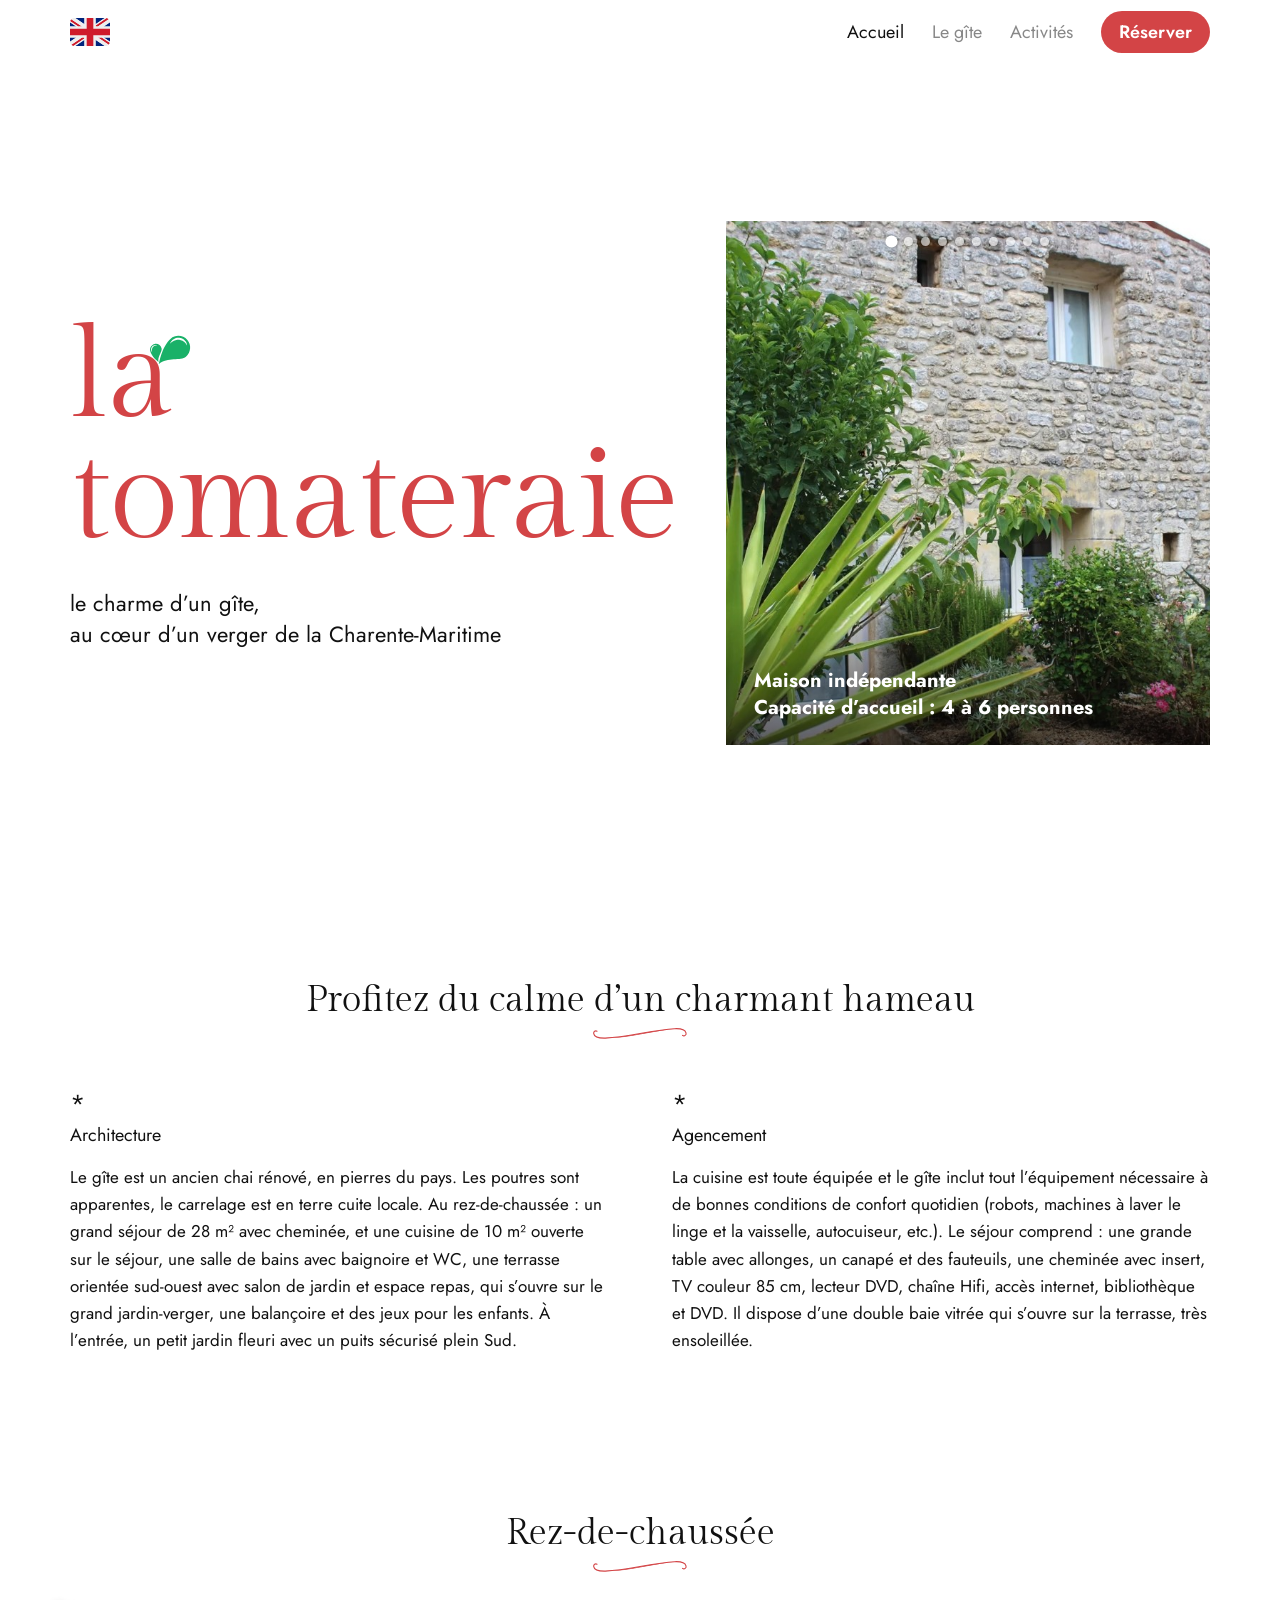
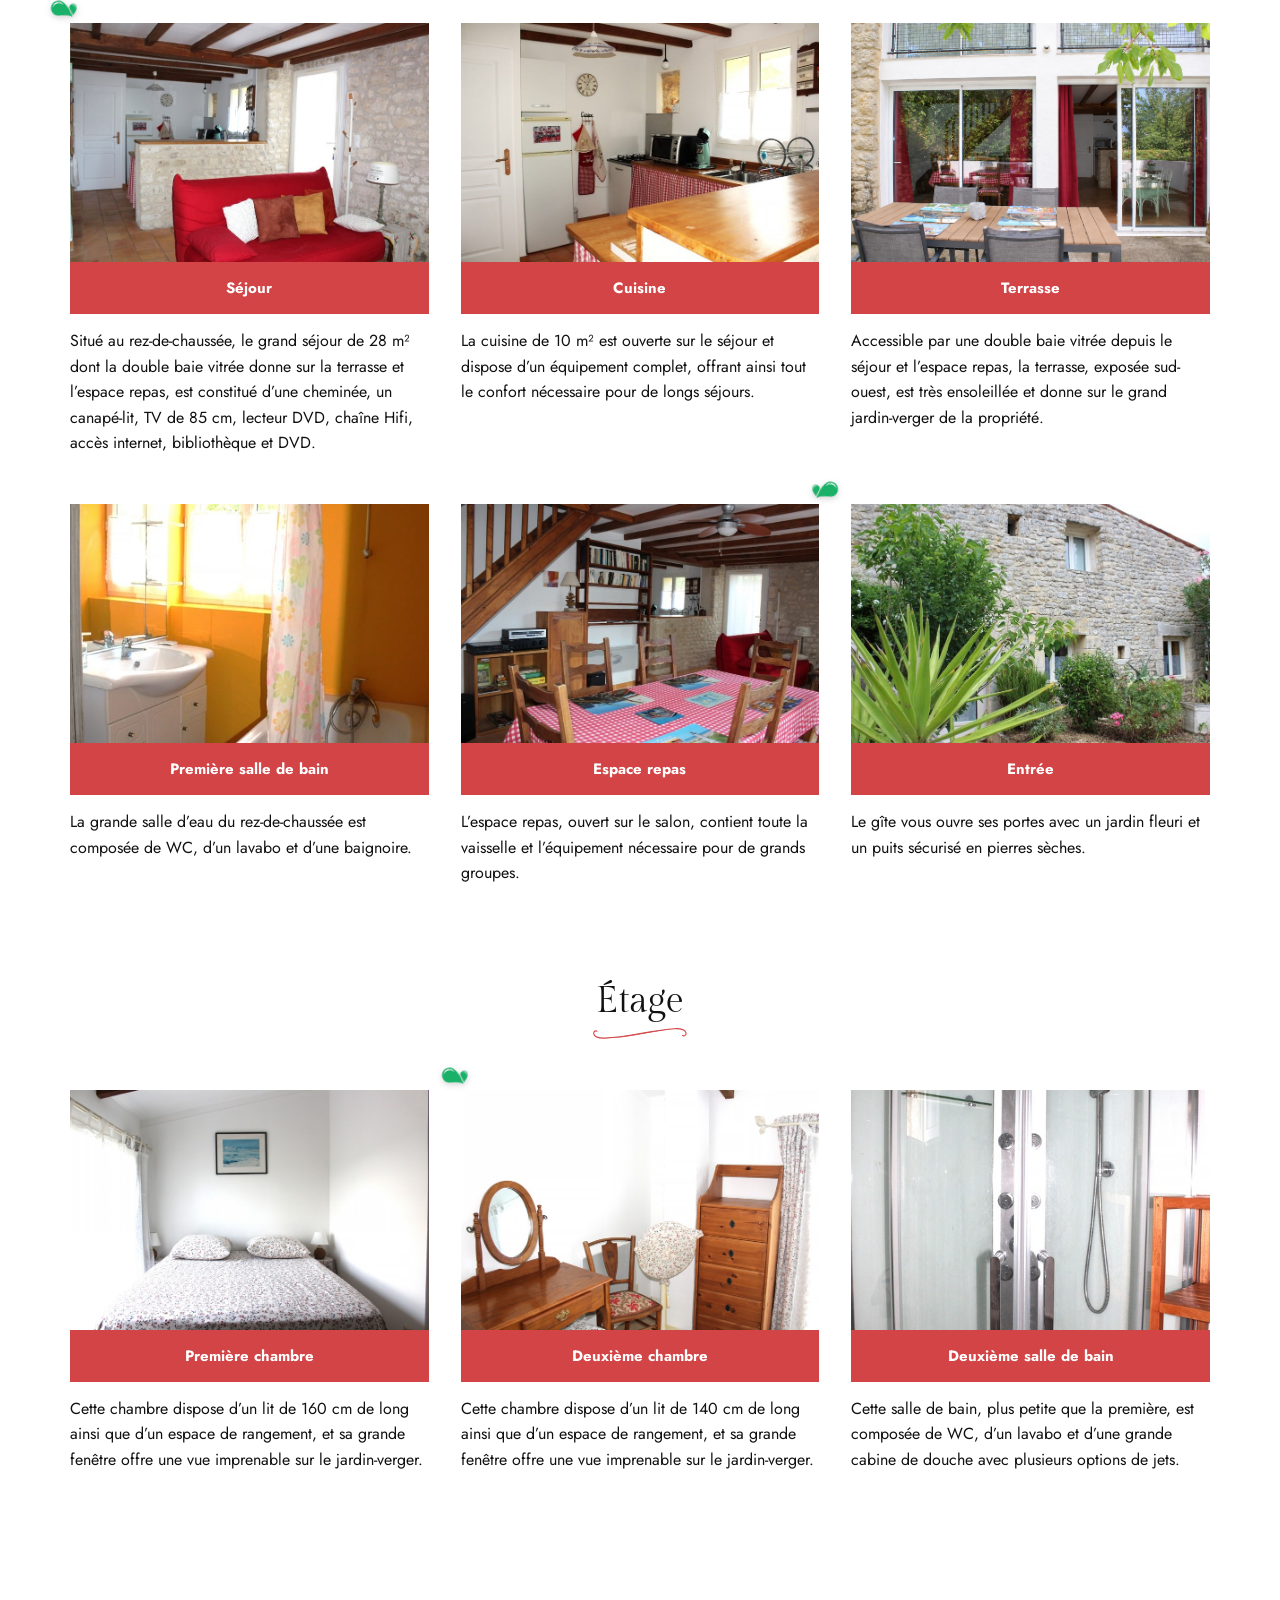
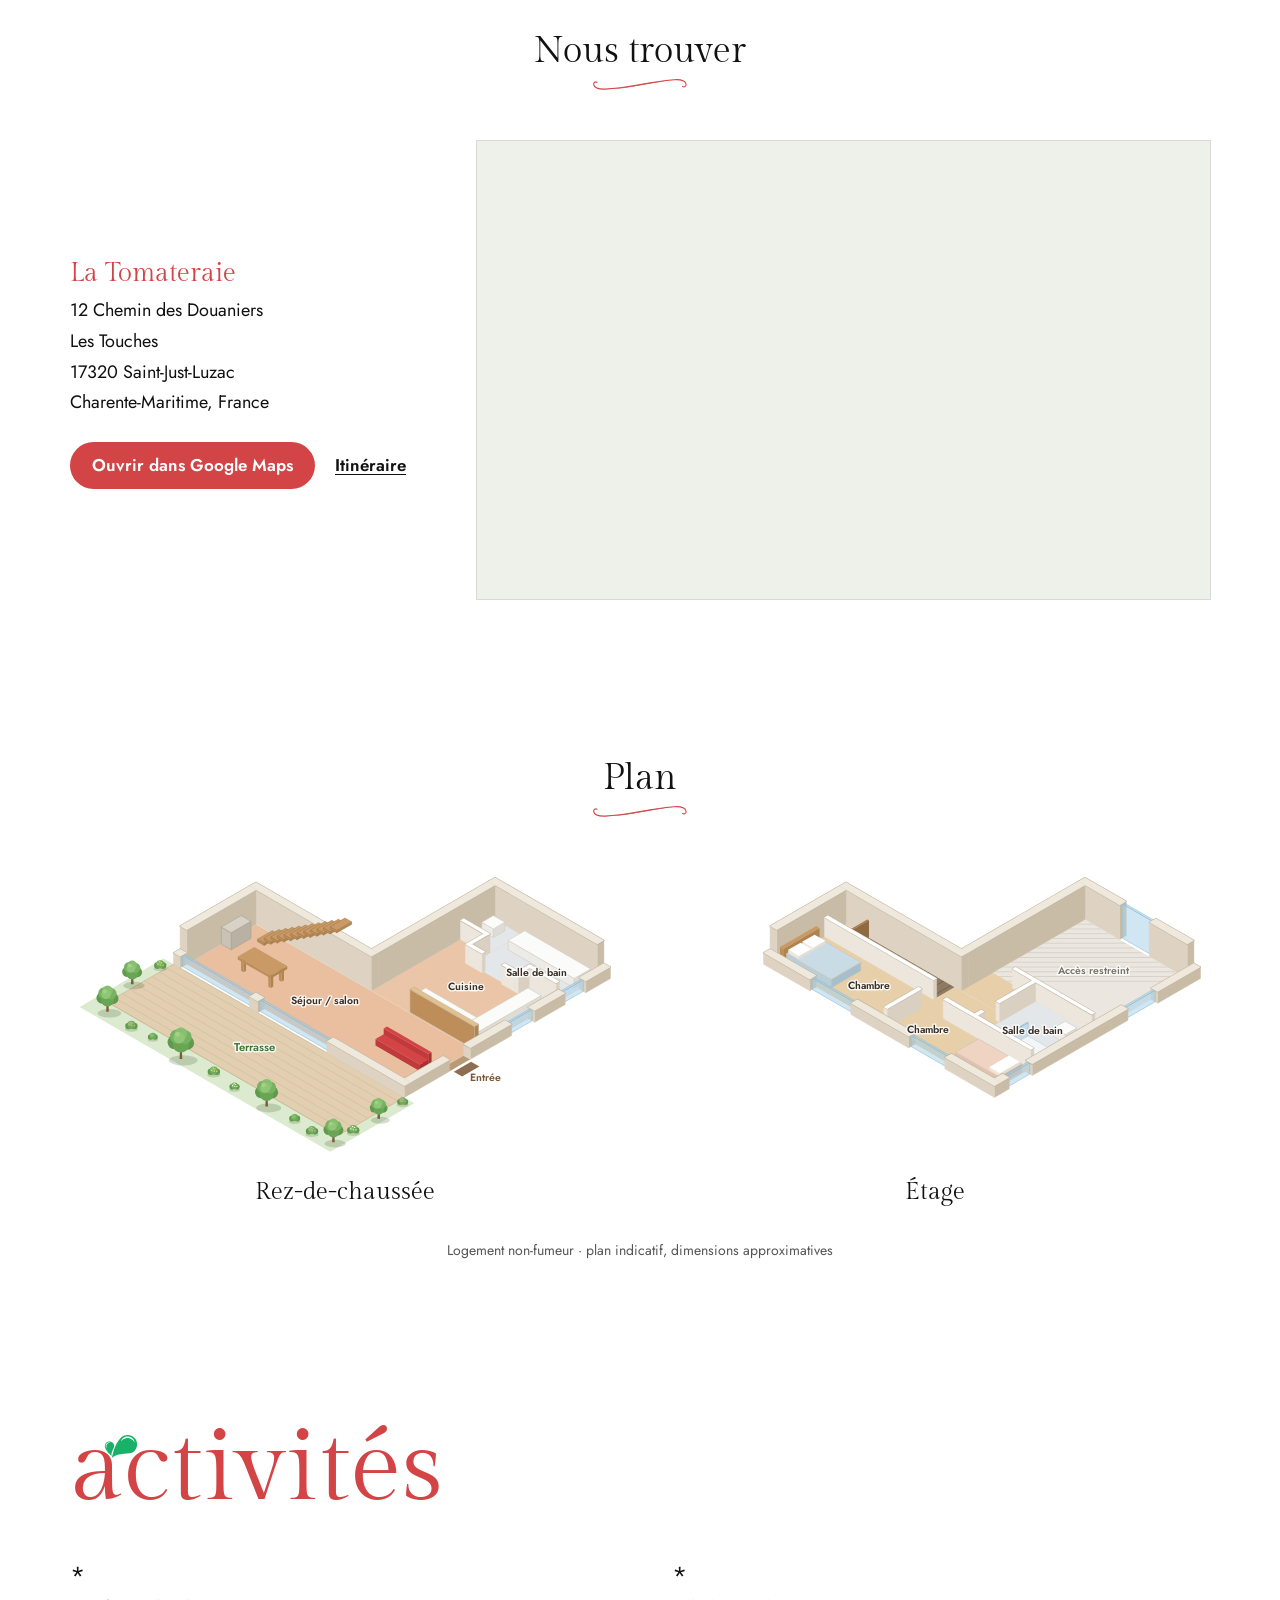
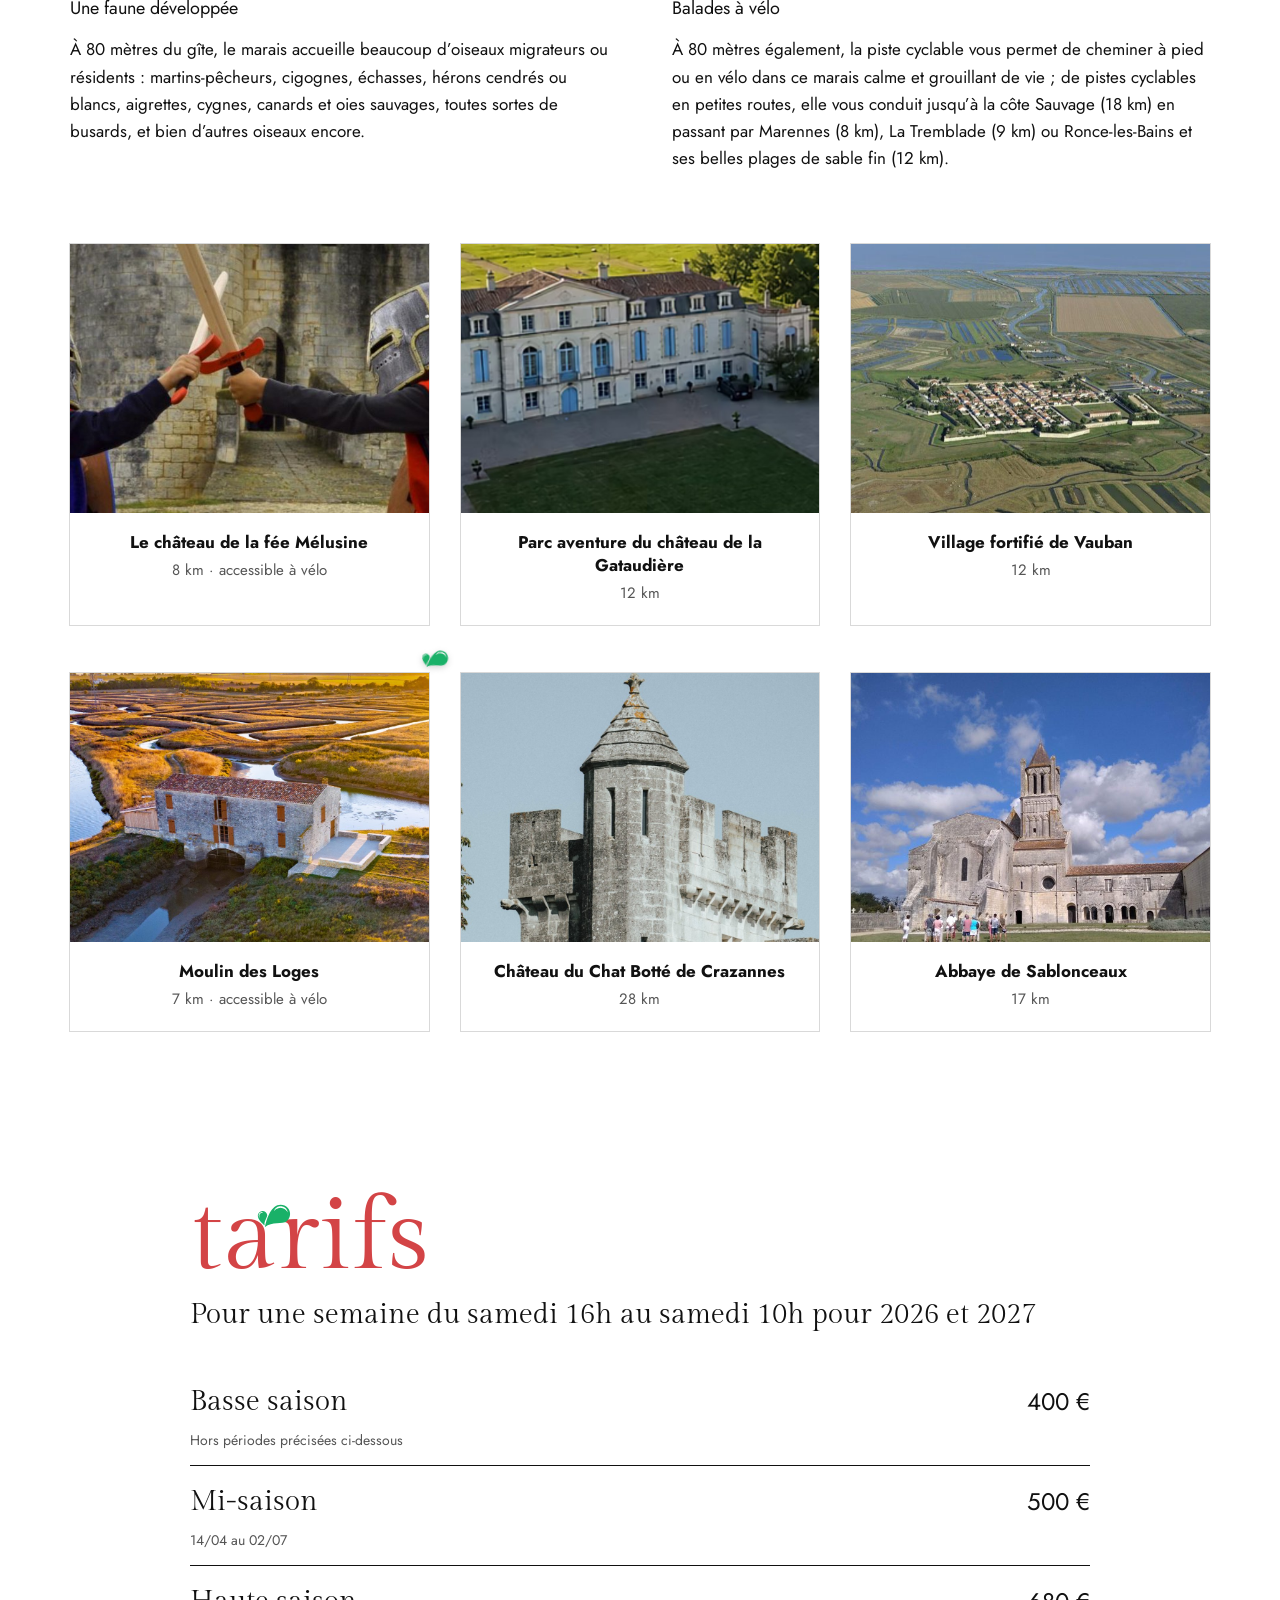
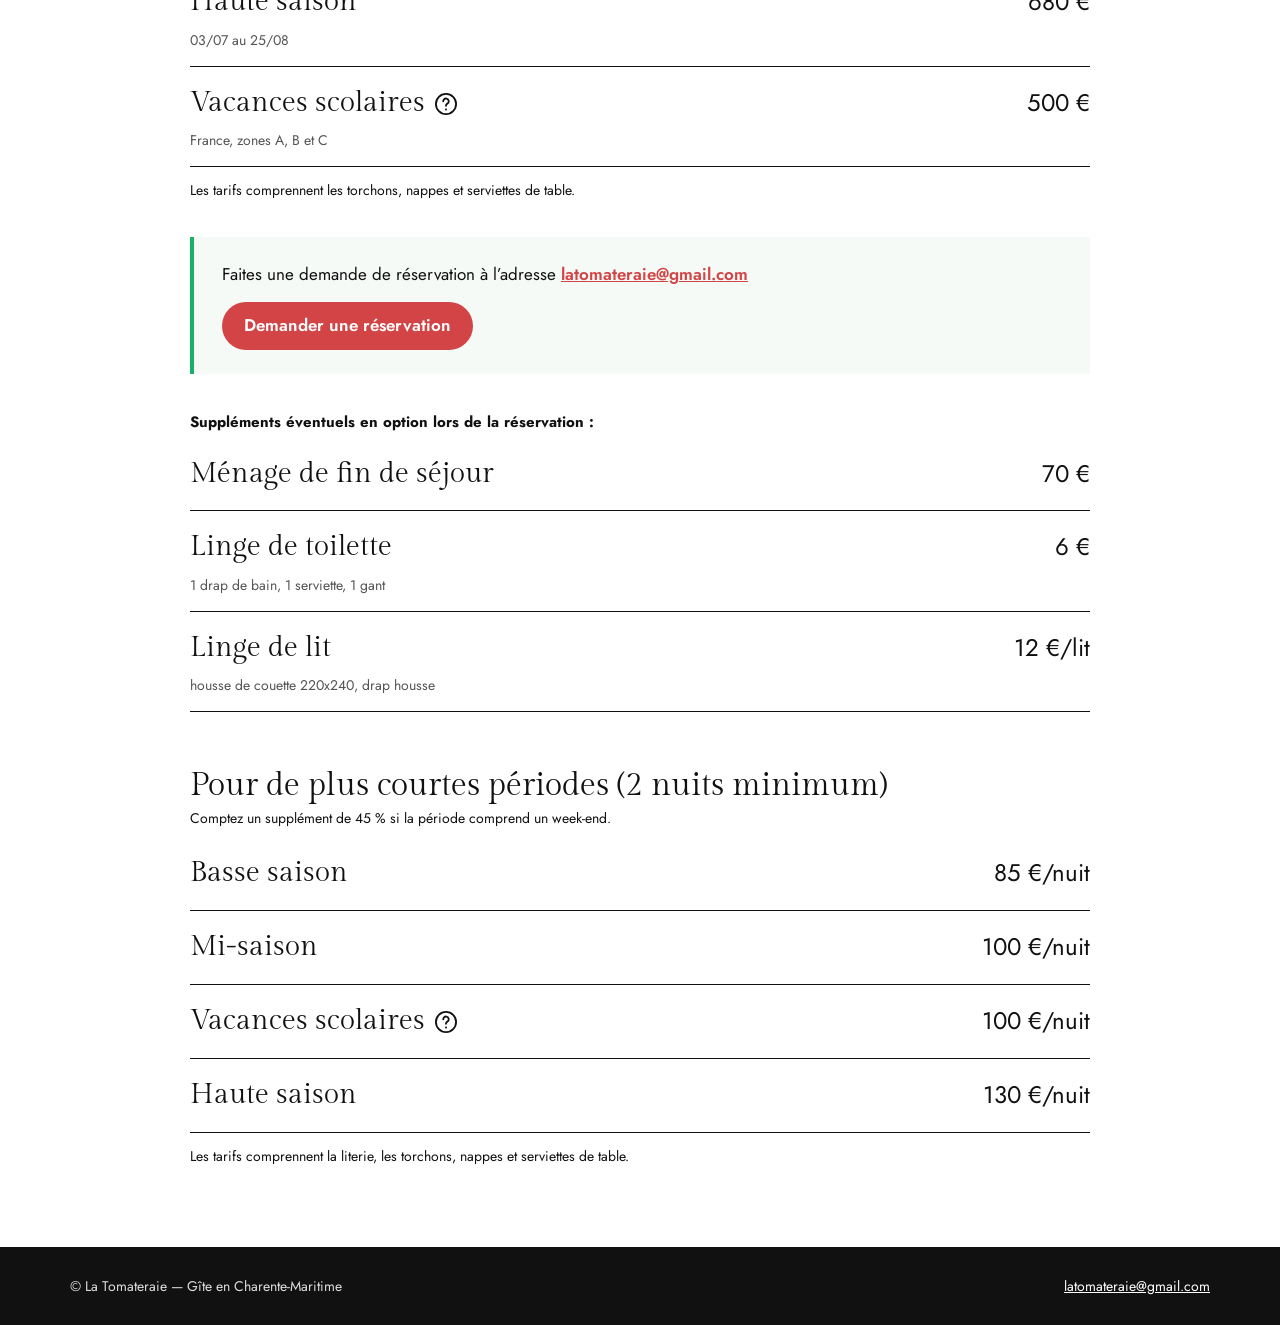
<file: index.html>
<!DOCTYPE html>
<html lang="fr">
<head>
  <meta charset="utf-8">
  <meta name="viewport" content="width=device-width, initial-scale=1">
  <title>La Tomateraie — Gîte au cœur d’un verger en Charente-Maritime</title>
  <meta name="description" content="La Tomateraie : gîte indépendant pour 4 à 6 personnes, ancien chai rénové en pierres du pays, au cœur d’un verger de la Charente-Maritime.">
  <meta property="og:title" content="La Tomateraie — Gîte en Charente-Maritime">
  <meta property="og:description" content="Le charme d’un gîte, au cœur d’un verger de la Charente-Maritime. Maison indépendante, 4 à 6 personnes.">
  <meta property="og:image" content="assets/img/terrasse.png">
  <link rel="alternate" hreflang="fr" href="index.html">
  <link rel="alternate" hreflang="en" href="en/index.html">
  <link rel="icon" href="assets/img/logo-feuilles.svg" type="image/svg+xml">
  <link rel="preload" href="assets/img/logo-feuilles.svg" as="image">
  <link rel="stylesheet" href="assets/css/style.css">
</head>
<body>

<header class="entete" id="entete">
  <div class="conteneur">
    <a class="langue" href="en/index.html" hreflang="en" lang="en" title="English version">
      <img src="assets/img/drapeau-uk.svg" alt="English">
    </a>
    <nav class="nav" aria-label="Navigation principale">
      <a href="#accueil" class="actif">Accueil</a>
      <a href="#gite">Le gîte</a>
      <a href="#activites">Activités</a>
      <a href="#tarifs" class="nav-reserver">Réserver</a>
    </nav>
  </div>
</header>

<main>
  <!-- ========== Accueil ========== -->
  <div class="conteneur heros" id="accueil">
    <div>
      <h1 class="logo">
        <span>l<span class="a-tomate">a<img class="feuilles" src="assets/img/logo-feuilles.svg" alt=""></span></span>
        <span>tomateraie</span>
      </h1>
      <p class="accroche">le charme d’un gîte,<br>au cœur d’un verger de la Charente-Maritime</p>
    </div>
    <div class="heros-media diaporama" data-diaporama data-delai="3000" data-libelle="Photo" tabindex="0" role="region" aria-roledescription="carousel" aria-label="Diaporama du gîte">
        <figure class="slide active"><img src="assets/img/diaporama/01-facade.jpg" alt="La façade en pierres du pays et son jardin fleuri" width="720" height="780"></figure>
        <figure class="slide"><img src="assets/img/diaporama/02-jardin.jpg" alt="Le salon de jardin face au verger" width="720" height="780"></figure>
        <figure class="slide"><img src="assets/img/diaporama/03-terrasse.png" alt="La terrasse et ses grandes baies vitrées" width="720" height="780" loading="lazy"></figure>
        <figure class="slide"><img src="assets/img/diaporama/04-salle-a-manger.jpg" alt="La salle à manger et l’escalier en bois" width="720" height="780" loading="lazy"></figure>
        <figure class="slide"><img src="assets/img/diaporama/05-salon.jpg" alt="Le séjour avec son canapé rouge, ouvert sur la cuisine" width="720" height="780" loading="lazy"></figure>
        <figure class="slide"><img src="assets/img/diaporama/06-cuisine.jpg" alt="Vue depuis la cuisine sur le séjour et le jardin" width="720" height="780" loading="lazy"></figure>
        <figure class="slide"><img src="assets/img/diaporama/07-chambre-lit.jpg" alt="Une chambre avec lit double" width="720" height="780" loading="lazy"></figure>
        <figure class="slide"><img src="assets/img/diaporama/08-chambre-coiffeuse.jpg" alt="Une chambre avec coiffeuse ancienne" width="720" height="780" loading="lazy"></figure>
        <figure class="slide"><img src="assets/img/diaporama/09-douche.jpg" alt="La cabine de douche de l’étage" width="720" height="780" loading="lazy"></figure>
        <figure class="slide"><img src="assets/img/diaporama/10-salle-de-bain.jpg" alt="La salle de bains avec baignoire" width="720" height="780" loading="lazy"></figure>
      <button class="diapo-prec" type="button" aria-label="Photo précédente">‹</button>
      <button class="diapo-suiv" type="button" aria-label="Photo suivante">›</button>
      <div class="diapo-points"></div>
      <p class="legende">Maison indépendante<br>Capacité d’accueil : 4 à 6 personnes</p>
    </div>
  </div>

  <!-- ========== Présentation ========== -->
  <section id="gite">
    <div class="conteneur">
      <h2 class="titre-section">Profitez du calme d’un charmant hameau</h2>
      <div class="presentation">
        <article>
          <h3>Architecture</h3>
          <p>Le gîte est un ancien chai rénové, en pierres du pays. Les poutres sont apparentes, le carrelage est en terre cuite locale. Au rez-de-chaussée : un grand séjour de 28&nbsp;m² avec cheminée, et une cuisine de 10&nbsp;m² ouverte sur le séjour, une salle de bains avec baignoire et WC, une terrasse orientée sud-ouest avec salon de jardin et espace repas, qui s’ouvre sur le grand jardin-verger, une balançoire et des jeux pour les enfants. À l’entrée, un petit jardin fleuri avec un puits sécurisé plein Sud.</p>
        </article>
        <article>
          <h3>Agencement</h3>
          <p>La cuisine est toute équipée et le gîte inclut tout l’équipement nécessaire à de bonnes conditions de confort quotidien (robots, machines à laver le linge et la vaisselle, autocuiseur, etc.). Le séjour comprend : une grande table avec allonges, un canapé et des fauteuils, une cheminée avec insert, TV couleur 85&nbsp;cm, lecteur DVD, chaîne Hifi, accès internet, bibliothèque et DVD. Il dispose d’une double baie vitrée qui s’ouvre sur la terrasse, très ensoleillée.</p>
        </article>
      </div>
    </div>
  </section>

  <!-- ========== Les pièces ========== -->
  <section id="pieces">
    <div class="conteneur">
      <div class="etage">
        <h2 class="titre-section">Rez-de-chaussée</h2>
        <div class="grille">
          <article class="piece">
            <figure class="coin-feuilles coin-haut-gauche">
              <div class="photo"><img src="assets/img/sejour.jpg" alt="Le séjour avec canapé rouge et cheminée" loading="lazy" width="799" height="538"></div>
              <figcaption>Séjour</figcaption>
            </figure>
            <p>Situé au rez-de-chaussée, le grand séjour de 28&nbsp;m² dont la double baie vitrée donne sur la terrasse et l’espace repas, est constitué d’une cheminée, un canapé-lit, TV de 85&nbsp;cm, lecteur DVD, chaîne Hifi, accès internet, bibliothèque et DVD.</p>
          </article>
          <article class="piece">
            <figure>
              <div class="photo"><img src="assets/img/cuisine.jpg" alt="La cuisine équipée" loading="lazy" width="800" height="533"></div>
              <figcaption>Cuisine</figcaption>
            </figure>
            <p>La cuisine de 10&nbsp;m² est ouverte sur le séjour et dispose d’un équipement complet, offrant ainsi tout le confort nécessaire pour de longs séjours.</p>
          </article>
          <article class="piece">
            <figure>
              <div class="photo"><img src="assets/img/terrasse.png" alt="La terrasse ensoleillée avec table et chaises" loading="lazy" width="799" height="535"></div>
              <figcaption>Terrasse</figcaption>
            </figure>
            <p>Accessible par une double baie vitrée depuis le séjour et l’espace repas, la terrasse, exposée sud-ouest, est très ensoleillée et donne sur le grand jardin-verger de la propriété.</p>
          </article>
          <article class="piece">
            <figure>
              <div class="photo"><img src="assets/img/salle-de-bain-1.jpg" alt="La salle de bains du rez-de-chaussée" loading="lazy" width="533" height="800"></div>
              <figcaption>Première salle de bain</figcaption>
            </figure>
            <p>La grande salle d’eau du rez-de-chaussée est composée de WC, d’un lavabo et d’une baignoire.</p>
          </article>
          <article class="piece">
            <figure class="coin-feuilles coin-haut-droit">
              <div class="photo"><img src="assets/img/espace-repas.jpg" alt="L’espace repas avec grande table" loading="lazy" width="800" height="533"></div>
              <figcaption>Espace repas</figcaption>
            </figure>
            <p>L’espace repas, ouvert sur le salon, contient toute la vaisselle et l’équipement nécessaire pour de grands groupes.</p>
          </article>
          <article class="piece">
            <figure>
              <div class="photo"><img src="assets/img/entree.jpg" alt="L’entrée du gîte en pierre avec jardin fleuri" loading="lazy" width="799" height="555"></div>
              <figcaption>Entrée</figcaption>
            </figure>
            <p>Le gîte vous ouvre ses portes avec un jardin fleuri et un puits sécurisé en pierres sèches.</p>
          </article>
        </div>
      </div>

      <div class="etage">
        <h2 class="titre-section">Étage</h2>
        <div class="grille">
          <article class="piece">
            <figure>
              <div class="photo"><img src="assets/img/chambre-1.jpg" alt="La première chambre avec lit double" loading="lazy" width="800" height="533"></div>
              <figcaption>Première chambre</figcaption>
            </figure>
            <p>Cette chambre dispose d’un lit de 160&nbsp;cm de long ainsi que d’un espace de rangement, et sa grande fenêtre offre une vue imprenable sur le jardin-verger.</p>
          </article>
          <article class="piece">
            <figure class="coin-feuilles coin-haut-gauche">
              <div class="photo"><img src="assets/img/chambre-2.jpg" alt="La deuxième chambre avec mobilier en bois" loading="lazy" width="800" height="533"></div>
              <figcaption>Deuxième chambre</figcaption>
            </figure>
            <p>Cette chambre dispose d’un lit de 140&nbsp;cm de long ainsi que d’un espace de rangement, et sa grande fenêtre offre une vue imprenable sur le jardin-verger.</p>
          </article>
          <article class="piece">
            <figure>
              <div class="photo"><img src="assets/img/salle-de-bain-2.jpg" alt="La salle de douche de l’étage" loading="lazy" width="533" height="800"></div>
              <figcaption>Deuxième salle de bain</figcaption>
            </figure>
            <p>Cette salle de bain, plus petite que la première, est composée de WC, d’un lavabo et d’une grande cabine de douche avec plusieurs options de jets.</p>
          </article>
        </div>
      </div>
    </div>
  </section>

  <!-- ========== Accès ========== -->
  <section class="acces" id="acces">
    <div class="conteneur">
      <h2 class="titre-section">Nous trouver</h2>
      <div class="acces-grille">
        <div class="acces-infos">
          <address>
            <strong>La Tomateraie</strong><br>
            12 Chemin des Douaniers<br>
            Les Touches<br>
            17320 Saint-Just-Luzac<br>
            Charente-Maritime, France
          </address>
          <p class="acces-boutons">
            <a class="bouton" href="https://www.google.com/maps/search/?api=1&amp;query=12%20Chemin%20des%20Douaniers%2C%20Les%20Touches%2C%2017320%20Saint-Just-Luzac%2C%20France" target="_blank" rel="noopener">Ouvrir dans Google Maps<span class="visually-hidden"> (s’ouvre dans un nouvel onglet)</span></a>
            <a class="lien-itineraire" href="https://www.google.com/maps/dir/?api=1&amp;destination=45.7806107%2C-1.0243104" target="_blank" rel="noopener">Itinéraire<span class="visually-hidden"> (s’ouvre dans un nouvel onglet)</span></a>
          </p>
        </div>
        <div class="acces-carte">
          <iframe src="https://www.openstreetmap.org/export/embed.html?bbox=-1.03831%2C45.77361%2C-1.01031%2C45.78761&amp;layer=mapnik&amp;marker=45.7806107%2C-1.0243104" title="Carte : emplacement du gîte La Tomateraie" loading="lazy" referrerpolicy="no-referrer"></iframe>
        </div>
      </div>
    </div>
  </section>

  <!-- ========== Plan ========== -->
  <section class="plan" id="plan">
    <div class="conteneur">
      <h2 class="titre-section">Plan</h2>
      <div class="plans">
        <figure class="plan-niveau">
          <svg class="plan-svg" viewBox="-325.2 24 577.7 308" role="img" aria-labelledby="plan-rdc-fr-titre">
          <title id="plan-rdc-fr-titre">Vue en perspective du rez-de-chaussée : séjour-salon avec cheminée, escalier, espace repas et canapé, cuisine ouverte, salle de bain avec baignoire et WC, et terrasse donnant sur le jardin.</title>
          <defs></defs>
          <polygon points="-226.9,119 36.4,271 -52,322 -315.2,170" fill="#dcebcf"/><polygon points="-216.5,125 26,265 -43.3,305 -285.8,165" fill="#e2cfb1" stroke="#c3a983" stroke-width=".6"/><line x1="-223.4" y1="129" x2="19.1" y2="269" stroke="#cdb48f" stroke-width=".5"/><line x1="-231.2" y1="133.5" x2="11.3" y2="273.5" stroke="#cdb48f" stroke-width=".5"/><line x1="-239" y1="138" x2="3.5" y2="278" stroke="#cdb48f" stroke-width=".5"/><line x1="-246.8" y1="142.5" x2="-4.3" y2="282.5" stroke="#cdb48f" stroke-width=".5"/><line x1="-254.6" y1="147" x2="-12.1" y2="287" stroke="#cdb48f" stroke-width=".5"/><line x1="-262.4" y1="151.5" x2="-19.9" y2="291.5" stroke="#cdb48f" stroke-width=".5"/><line x1="-270.2" y1="156" x2="-27.7" y2="296" stroke="#cdb48f" stroke-width=".5"/><line x1="-278" y1="160.5" x2="-35.5" y2="300.5" stroke="#cdb48f" stroke-width=".5"/><line x1="-285.8" y1="165" x2="-43.3" y2="305" stroke="#cdb48f" stroke-width=".5"/><polygon points="-129.9,83 98.7,215 26,257 -202.6,125" fill="#e9bfa0"/><polygon points="121.2,78 228.6,140 98.7,215 -8.7,153" fill="#ebc5a8"/><polygon points="149,94 228.6,140 174.9,171 95.3,125" fill="#e4e7ea"/><polygon points="121.2,78 149,94 114.3,114 86.6,98" fill="#e4e7ea"/><polygon points="88.3,221 95.3,225 73.6,237.5 66.7,233.5" fill="#b89a76"/><polygon points="96.1,227.5 104.8,232.5 86.6,243 77.9,238" fill="#8d6e52"/>
          <polygon points="235.6,136 228.6,140 228.6,104 235.6,100" fill="#c9bca7" stroke="#c9bca7" stroke-width=".5"/><polygon points="114.3,74 228.6,140 228.6,104 114.3,38" fill="#ded3c2" stroke="#ded3c2" stroke-width=".5"/><polygon points="121.2,78 -1.7,149 -1.7,113 121.2,42" fill="#c9bca7" stroke="#c9bca7" stroke-width=".5"/><polygon points="-8.7,145 -1.7,149 -1.7,113 -8.7,109" fill="#ded3c2" stroke="#ded3c2" stroke-width=".5"/><polygon points="131.6,90 119.5,97 119.5,88 131.6,81" fill="#dedcd6" stroke="#cfcac0" stroke-width=".6" stroke-linejoin="round"/><polygon points="107.4,90 119.5,97 119.5,88 107.4,81" fill="#ecebe6" stroke="#cfcac0" stroke-width=".6" stroke-linejoin="round"/><polygon points="119.5,74 131.6,81 119.5,88 107.4,81" fill="#fbfbf9" stroke="#cfcac0" stroke-width=".6" stroke-linejoin="round"/><polygon points="116,113 112.6,115 112.6,95 116,93" fill="#d9d0c2" stroke="#d9d0c2" stroke-width=".5"/><polygon points="84.9,99 112.6,115 112.6,95 84.9,79" fill="#ece6dc" stroke="#ece6dc" stroke-width=".5"/><polygon points="112.6,115 93.5,126 93.5,106 112.6,95" fill="#d9d0c2" stroke="#d9d0c2" stroke-width=".5"/><polygon points="90.1,124 93.5,126 93.5,106 90.1,104" fill="#ece6dc" stroke="#ece6dc" stroke-width=".5"/><polygon points="221.7,140 204.4,150 204.4,140 221.7,130" fill="#dedcd6" stroke="#cfcac0" stroke-width=".6" stroke-linejoin="round"/><polygon points="135.1,110 204.4,150 204.4,140 135.1,100" fill="#ecebe6" stroke="#cfcac0" stroke-width=".6" stroke-linejoin="round"/><polygon points="152.4,90 221.7,130 204.4,140 135.1,100" fill="#fbfbf9" stroke="#cfcac0" stroke-width=".6" stroke-linejoin="round"/><polygon points="110.9,132 107.4,134 107.4,114 110.9,112" fill="#d9d0c2" stroke="#d9d0c2" stroke-width=".5"/><polygon points="93.5,126 107.4,134 107.4,114 93.5,106" fill="#ece6dc" stroke="#ece6dc" stroke-width=".5"/><polygon points="-1.7,149 -8.7,153 -8.7,117 -1.7,113" fill="#c9bca7" stroke="#c9bca7" stroke-width=".5"/><polygon points="-136.8,79 -8.7,153 -8.7,117 -136.8,43" fill="#ded3c2" stroke="#ded3c2" stroke-width=".5"/><polygon points="-129.9,83 -202.6,125 -202.6,89 -129.9,47" fill="#c9bca7" stroke="#c9bca7" stroke-width=".5"/><polygon points="-209.6,121 -202.6,125 -202.6,89 -209.6,85" fill="#ded3c2" stroke="#ded3c2" stroke-width=".5"/><polygon points="-135.1,98 -155.9,110 -155.9,92 -135.1,80" fill="#b9b1a3" stroke="#a99f8f" stroke-width=".6" stroke-linejoin="round"/><polygon points="-166.3,104 -155.9,110 -155.9,92 -166.3,86" fill="#c9c2b5" stroke="#a99f8f" stroke-width=".6" stroke-linejoin="round"/><polygon points="-145.5,74 -135.1,80 -155.9,92 -166.3,86" fill="#d8d2c6" stroke="#a99f8f" stroke-width=".6" stroke-linejoin="round"/><polygon points="-105.7,96.3 -121.2,105.3 -121.2,102.8 -105.7,93.8" fill="#b0844f" stroke="#a5794a" stroke-width=".6" stroke-linejoin="round"/><polygon points="-128.2,101.3 -121.2,105.3 -121.2,102.8 -128.2,98.8" fill="#bd8e5a" stroke="#a5794a" stroke-width=".6" stroke-linejoin="round"/><polygon points="-112.6,89.8 -105.7,93.8 -121.2,102.8 -128.2,98.8" fill="#c99a66" stroke="#a5794a" stroke-width=".6" stroke-linejoin="round"/><polygon points="-98.7,95.1 -114.3,104.1 -114.3,101.6 -98.7,92.6" fill="#b0844f" stroke="#a5794a" stroke-width=".6" stroke-linejoin="round"/><polygon points="-121.2,100.1 -114.3,104.1 -114.3,101.6 -121.2,97.6" fill="#bd8e5a" stroke="#a5794a" stroke-width=".6" stroke-linejoin="round"/><polygon points="-105.7,88.6 -98.7,92.6 -114.3,101.6 -121.2,97.6" fill="#c99a66" stroke="#a5794a" stroke-width=".6" stroke-linejoin="round"/><polygon points="-91.8,93.9 -107.4,102.9 -107.4,100.4 -91.8,91.4" fill="#b0844f" stroke="#a5794a" stroke-width=".6" stroke-linejoin="round"/><polygon points="-114.3,98.9 -107.4,102.9 -107.4,100.4 -114.3,96.4" fill="#bd8e5a" stroke="#a5794a" stroke-width=".6" stroke-linejoin="round"/><polygon points="-98.7,87.4 -91.8,91.4 -107.4,100.4 -114.3,96.4" fill="#c99a66" stroke="#a5794a" stroke-width=".6" stroke-linejoin="round"/><polygon points="-129,125.5 -131.6,127 -131.6,115 -129,113.5" fill="#b0844f"/><polygon points="-134.2,125.5 -131.6,127 -131.6,115 -134.2,113.5" fill="#bd8e5a"/><polygon points="-131.6,112 -129,113.5 -131.6,115 -134.2,113.5" fill="#b0844f"/><polygon points="-202.6,125 -209.6,129 -209.6,117 -202.6,113" fill="#c9bca7" stroke="#c9bca7" stroke-width=".5"/><polygon points="-216.5,125 -209.6,129 -209.6,117 -216.5,113" fill="#ded3c2" stroke="#ded3c2" stroke-width=".5"/><polygon points="-140.3,132 -142.9,133.5 -142.9,121.5 -140.3,120" fill="#b0844f"/><polygon points="-145.5,132 -142.9,133.5 -142.9,121.5 -145.5,120" fill="#bd8e5a"/><polygon points="-142.9,118.5 -140.3,120 -142.9,121.5 -145.5,120" fill="#b0844f"/><polygon points="-100.5,142 -103.1,143.5 -103.1,131.5 -100.5,130" fill="#b0844f"/><polygon points="-105.7,142 -103.1,143.5 -103.1,131.5 -105.7,130" fill="#bd8e5a"/><polygon points="-103.1,128.5 -100.5,130 -103.1,131.5 -105.7,130" fill="#b0844f"/><polygon points="-111.7,148.5 -114.3,150 -114.3,138 -111.7,136.5" fill="#b0844f"/><polygon points="-116.9,148.5 -114.3,150 -114.3,138 -116.9,136.5" fill="#bd8e5a"/><polygon points="-114.3,135 -111.7,136.5 -114.3,138 -116.9,136.5" fill="#b0844f"/><polygon points="-97,130 -114.3,140 -114.3,137 -97,127" fill="#b0844f"/><polygon points="-149,120 -114.3,140 -114.3,137 -149,117" fill="#bd8e5a"/><polygon points="-131.6,107 -97,127 -114.3,137 -149,117" fill="#c99a66"/><polygon points="145.5,152 142,154 142,134 145.5,132" fill="#d9d0c2" stroke="#d9d0c2" stroke-width=".5"/><polygon points="128.2,146 142,154 142,134 128.2,126" fill="#ece6dc" stroke="#ece6dc" stroke-width=".5"/><polygon points="242.5,140 216.5,155 216.5,143 242.5,128" fill="#c9bca7" stroke="#c9bca7" stroke-width=".5"/><polygon points="209.6,151 216.5,155 216.5,143 209.6,139" fill="#ded3c2" stroke="#ded3c2" stroke-width=".5"/><polygon points="161.1,147 145.5,156 145.5,136 161.1,127" fill="#d9d0c2" stroke="#d9d0c2" stroke-width=".5"/><polygon points="142,154 145.5,156 145.5,136 142,134" fill="#ece6dc" stroke="#ece6dc" stroke-width=".5"/><polygon points="188.8,163 185.3,165 185.3,145 188.8,143" fill="#d9d0c2" stroke="#d9d0c2" stroke-width=".5"/><polygon points="157.6,149 185.3,165 185.3,145 157.6,129" fill="#ece6dc" stroke="#ece6dc" stroke-width=".5"/><polygon points="213.9,153.5 192.3,166 192.3,154 213.9,141.5" fill="rgba(170,210,232,.55)" stroke="#8dbbd2" stroke-width=".6" stroke-linejoin="round"/><polygon points="190.5,165 192.3,166 192.3,154 190.5,153" fill="rgba(170,210,232,.55)" stroke="#8dbbd2" stroke-width=".6" stroke-linejoin="round"/><polygon points="212.2,140.5 213.9,141.5 192.3,154 190.5,153" fill="rgba(170,210,232,.55)" stroke="#8dbbd2" stroke-width=".6" stroke-linejoin="round"/><polygon points="-132.5,168.5 -134.2,169.5 -134.2,157.5 -132.5,156.5" fill="rgba(170,210,232,.55)" stroke="#8dbbd2" stroke-width=".6" stroke-linejoin="round"/><polygon points="-207,127.5 -134.2,169.5 -134.2,157.5 -207,115.5" fill="rgba(170,210,232,.55)" stroke="#8dbbd2" stroke-width=".6" stroke-linejoin="round"/><polygon points="-205.2,114.5 -132.5,156.5 -134.2,157.5 -207,115.5" fill="rgba(170,210,232,.55)" stroke="#8dbbd2" stroke-width=".6" stroke-linejoin="round"/><polygon points="-121.2,172 -128.2,176 -128.2,164 -121.2,160" fill="#c9bca7" stroke="#c9bca7" stroke-width=".5"/><polygon points="-136.8,171 -128.2,176 -128.2,164 -136.8,159" fill="#ded3c2" stroke="#ded3c2" stroke-width=".5"/><polygon points="102.2,197 90.1,204 90.1,188 102.2,181" fill="#dedcd6" stroke="#cfcac0" stroke-width=".6" stroke-linejoin="round"/><polygon points="36.4,173 90.1,204 90.1,188 36.4,157" fill="#ecebe6" stroke="#cfcac0" stroke-width=".6" stroke-linejoin="round"/><polygon points="48.5,150 102.2,181 90.1,188 36.4,157" fill="#fbfbf9" stroke="#cfcac0" stroke-width=".6" stroke-linejoin="round"/><polygon points="169.7,174 103.9,212 103.9,196 169.7,158" fill="#dedcd6" stroke="#cfcac0" stroke-width=".6" stroke-linejoin="round"/><polygon points="90.1,204 103.9,212 103.9,196 90.1,188" fill="#ecebe6" stroke="#cfcac0" stroke-width=".6" stroke-linejoin="round"/><polygon points="155.9,150 169.7,158 103.9,196 90.1,188" fill="#fbfbf9" stroke="#cfcac0" stroke-width=".6" stroke-linejoin="round"/><polygon points="194.9,167.5 162.8,186 162.8,174 194.9,155.5" fill="#c9bca7" stroke="#c9bca7" stroke-width=".5"/><polygon points="155.9,182 162.8,186 162.8,174 155.9,170" fill="#ded3c2" stroke="#ded3c2" stroke-width=".5"/><polygon points="160.2,184.5 136,198.5 136,186.5 160.2,172.5" fill="rgba(170,210,232,.55)" stroke="#8dbbd2" stroke-width=".6" stroke-linejoin="round"/><polygon points="134.2,197.5 136,198.5 136,186.5 134.2,185.5" fill="rgba(170,210,232,.55)" stroke="#8dbbd2" stroke-width=".6" stroke-linejoin="round"/><polygon points="158.5,171.5 160.2,172.5 136,186.5 134.2,185.5" fill="rgba(170,210,232,.55)" stroke="#8dbbd2" stroke-width=".6" stroke-linejoin="round"/><polygon points="103.9,212 99.6,214.5 99.6,190.5 103.9,188" fill="#b0844f" stroke="#bfae94" stroke-width=".6" stroke-linejoin="round"/><polygon points="32,175.5 99.6,214.5 99.6,190.5 32,151.5" fill="#bd8e5a" stroke="#bfae94" stroke-width=".6" stroke-linejoin="round"/><polygon points="36.4,149 103.9,188 99.6,190.5 32,151.5" fill="#e3c08f" stroke="#bfae94" stroke-width=".6" stroke-linejoin="round"/><polygon points="-51.1,215.5 -52.8,216.5 -52.8,204.5 -51.1,203.5" fill="rgba(170,210,232,.55)" stroke="#8dbbd2" stroke-width=".6" stroke-linejoin="round"/><polygon points="-125.6,174.5 -52.8,216.5 -52.8,204.5 -125.6,162.5" fill="rgba(170,210,232,.55)" stroke="#8dbbd2" stroke-width=".6" stroke-linejoin="round"/><polygon points="-123.8,161.5 -51.1,203.5 -52.8,204.5 -125.6,162.5" fill="rgba(170,210,232,.55)" stroke="#8dbbd2" stroke-width=".6" stroke-linejoin="round"/><polygon points="138.6,200 95.3,225 95.3,213 138.6,188" fill="#c9bca7" stroke="#c9bca7" stroke-width=".5"/><polygon points="88.3,221 95.3,225 95.3,213 88.3,209" fill="#ded3c2" stroke="#ded3c2" stroke-width=".5"/><polygon points="54.6,230.5 51.1,232.5 51.1,219.5 54.6,217.5" fill="#a8302f"/><polygon points="4.3,205.5 51.1,232.5 51.1,219.5 4.3,192.5" fill="#bf3a3a"/><polygon points="7.8,190.5 54.6,217.5 51.1,219.5 4.3,192.5" fill="#d34446"/><polygon points="51.1,232.5 42.4,237.5 42.4,230.5 51.1,225.5" fill="#a8302f"/><polygon points="-4.3,210.5 42.4,237.5 42.4,230.5 -4.3,203.5" fill="#bf3a3a"/><polygon points="4.3,198.5 51.1,225.5 42.4,230.5 -4.3,203.5" fill="#d34446"/><polygon points="73.6,237.5 32.9,261 32.9,249 73.6,225.5" fill="#c9bca7" stroke="#c9bca7" stroke-width=".5"/><polygon points="26,257 32.9,261 32.9,249 26,245" fill="#ded3c2" stroke="#ded3c2" stroke-width=".5"/><polygon points="32.9,261 26,265 26,253 32.9,249" fill="#c9bca7" stroke="#c9bca7" stroke-width=".5"/><polygon points="-55.4,218 26,265 26,253 -55.4,206" fill="#ded3c2" stroke="#ded3c2" stroke-width=".5"/>
          <g stroke="#b3a48c" stroke-width="1.3" stroke-linejoin="round"><polygon points="121.2,34 235.6,100 228.6,104 114.3,38" fill="#efe8dc"/><polygon points="114.3,38 121.2,42 -1.7,113 -8.7,109" fill="#efe8dc"/><polygon points="88.3,77 116,93 112.6,95 84.9,79" fill="#ffffff"/><polygon points="109.1,93 112.6,95 93.5,106 90.1,104" fill="#ffffff"/><polygon points="97,104 110.9,112 107.4,114 93.5,106" fill="#ffffff"/><polygon points="-129.9,39 -1.7,113 -8.7,117 -136.8,43" fill="#efe8dc"/><polygon points="-136.8,43 -129.9,47 -202.6,89 -209.6,85" fill="#efe8dc"/><polygon points="-209.6,109 -202.6,113 -209.6,117 -216.5,113" fill="#efe8dc"/><polygon points="131.6,124 145.5,132 142,134 128.2,126" fill="#ffffff"/><polygon points="235.6,124 242.5,128 216.5,143 209.6,139" fill="#efe8dc"/><polygon points="157.6,125 161.1,127 145.5,136 142,134" fill="#ffffff"/><polygon points="161.1,127 188.8,143 185.3,145 157.6,129" fill="#ffffff"/><polygon points="-129.9,155 -121.2,160 -128.2,164 -136.8,159" fill="#efe8dc"/><polygon points="187.9,151.5 194.9,155.5 162.8,174 155.9,170" fill="#efe8dc"/><polygon points="131.6,184 138.6,188 95.3,213 88.3,209" fill="#efe8dc"/><polygon points="66.7,221.5 73.6,225.5 32.9,249 26,245" fill="#efe8dc"/><polygon points="-48.5,202 32.9,249 26,253 -55.4,206" fill="#efe8dc"/></g>
          <g stroke-width=".5"><polygon points="121.2,34 235.6,100 228.6,104 114.3,38" fill="#efe8dc" stroke="#efe8dc"/><polygon points="114.3,38 121.2,42 -1.7,113 -8.7,109" fill="#efe8dc" stroke="#efe8dc"/><polygon points="88.3,77 116,93 112.6,95 84.9,79" fill="#ffffff" stroke="#ffffff"/><polygon points="109.1,93 112.6,95 93.5,106 90.1,104" fill="#ffffff" stroke="#ffffff"/><polygon points="97,104 110.9,112 107.4,114 93.5,106" fill="#ffffff" stroke="#ffffff"/><polygon points="-129.9,39 -1.7,113 -8.7,117 -136.8,43" fill="#efe8dc" stroke="#efe8dc"/><polygon points="-136.8,43 -129.9,47 -202.6,89 -209.6,85" fill="#efe8dc" stroke="#efe8dc"/><polygon points="-209.6,109 -202.6,113 -209.6,117 -216.5,113" fill="#efe8dc" stroke="#efe8dc"/><polygon points="131.6,124 145.5,132 142,134 128.2,126" fill="#ffffff" stroke="#ffffff"/><polygon points="235.6,124 242.5,128 216.5,143 209.6,139" fill="#efe8dc" stroke="#efe8dc"/><polygon points="157.6,125 161.1,127 145.5,136 142,134" fill="#ffffff" stroke="#ffffff"/><polygon points="161.1,127 188.8,143 185.3,145 157.6,129" fill="#ffffff" stroke="#ffffff"/><polygon points="-129.9,155 -121.2,160 -128.2,164 -136.8,159" fill="#efe8dc" stroke="#efe8dc"/><polygon points="187.9,151.5 194.9,155.5 162.8,174 155.9,170" fill="#efe8dc" stroke="#efe8dc"/><polygon points="131.6,184 138.6,188 95.3,213 88.3,209" fill="#efe8dc" stroke="#efe8dc"/><polygon points="66.7,221.5 73.6,225.5 32.9,249 26,245" fill="#efe8dc" stroke="#efe8dc"/><polygon points="-48.5,202 32.9,249 26,253 -55.4,206" fill="#efe8dc" stroke="#efe8dc"/></g>
          <polygon points="-84.9,92.7 -100.5,101.7 -100.5,99.2 -84.9,90.2" fill="#b0844f" stroke="#a5794a" stroke-width=".6" stroke-linejoin="round"/><polygon points="-107.4,97.7 -100.5,101.7 -100.5,99.2 -107.4,95.2" fill="#bd8e5a" stroke="#a5794a" stroke-width=".6" stroke-linejoin="round"/><polygon points="-91.8,86.2 -84.9,90.2 -100.5,99.2 -107.4,95.2" fill="#c99a66" stroke="#a5794a" stroke-width=".6" stroke-linejoin="round"/><polygon points="-77.9,91.5 -93.5,100.5 -93.5,98 -77.9,89" fill="#b0844f" stroke="#a5794a" stroke-width=".6" stroke-linejoin="round"/><polygon points="-100.5,96.5 -93.5,100.5 -93.5,98 -100.5,94" fill="#bd8e5a" stroke="#a5794a" stroke-width=".6" stroke-linejoin="round"/><polygon points="-84.9,85 -77.9,89 -93.5,98 -100.5,94" fill="#c99a66" stroke="#a5794a" stroke-width=".6" stroke-linejoin="round"/><polygon points="-71,90.3 -86.6,99.3 -86.6,96.8 -71,87.8" fill="#b0844f" stroke="#a5794a" stroke-width=".6" stroke-linejoin="round"/><polygon points="-93.5,95.3 -86.6,99.3 -86.6,96.8 -93.5,92.8" fill="#bd8e5a" stroke="#a5794a" stroke-width=".6" stroke-linejoin="round"/><polygon points="-77.9,83.8 -71,87.8 -86.6,96.8 -93.5,92.8" fill="#c99a66" stroke="#a5794a" stroke-width=".6" stroke-linejoin="round"/><polygon points="-64.1,89.1 -79.7,98.1 -79.7,95.6 -64.1,86.6" fill="#b0844f" stroke="#a5794a" stroke-width=".6" stroke-linejoin="round"/><polygon points="-86.6,94.1 -79.7,98.1 -79.7,95.6 -86.6,91.6" fill="#bd8e5a" stroke="#a5794a" stroke-width=".6" stroke-linejoin="round"/><polygon points="-71,82.6 -64.1,86.6 -79.7,95.6 -86.6,91.6" fill="#c99a66" stroke="#a5794a" stroke-width=".6" stroke-linejoin="round"/><polygon points="-57.2,87.9 -72.7,96.9 -72.7,94.4 -57.2,85.4" fill="#b0844f" stroke="#a5794a" stroke-width=".6" stroke-linejoin="round"/><polygon points="-79.7,92.9 -72.7,96.9 -72.7,94.4 -79.7,90.4" fill="#bd8e5a" stroke="#a5794a" stroke-width=".6" stroke-linejoin="round"/><polygon points="-64.1,81.4 -57.2,85.4 -72.7,94.4 -79.7,90.4" fill="#c99a66" stroke="#a5794a" stroke-width=".6" stroke-linejoin="round"/><polygon points="-50.2,86.7 -65.8,95.7 -65.8,93.2 -50.2,84.2" fill="#b0844f" stroke="#a5794a" stroke-width=".6" stroke-linejoin="round"/><polygon points="-72.7,91.7 -65.8,95.7 -65.8,93.2 -72.7,89.2" fill="#bd8e5a" stroke="#a5794a" stroke-width=".6" stroke-linejoin="round"/><polygon points="-57.2,80.2 -50.2,84.2 -65.8,93.2 -72.7,89.2" fill="#c99a66" stroke="#a5794a" stroke-width=".6" stroke-linejoin="round"/><polygon points="-43.3,85.5 -58.9,94.5 -58.9,92 -43.3,83" fill="#b0844f" stroke="#a5794a" stroke-width=".6" stroke-linejoin="round"/><polygon points="-65.8,90.5 -58.9,94.5 -58.9,92 -65.8,88" fill="#bd8e5a" stroke="#a5794a" stroke-width=".6" stroke-linejoin="round"/><polygon points="-50.2,79 -43.3,83 -58.9,92 -65.8,88" fill="#c99a66" stroke="#a5794a" stroke-width=".6" stroke-linejoin="round"/><polygon points="-36.4,84.3 -52,93.3 -52,90.8 -36.4,81.8" fill="#b0844f" stroke="#a5794a" stroke-width=".6" stroke-linejoin="round"/><polygon points="-58.9,89.3 -52,93.3 -52,90.8 -58.9,86.8" fill="#bd8e5a" stroke="#a5794a" stroke-width=".6" stroke-linejoin="round"/><polygon points="-43.3,77.8 -36.4,81.8 -52,90.8 -58.9,86.8" fill="#c99a66" stroke="#a5794a" stroke-width=".6" stroke-linejoin="round"/><polygon points="-29.4,83.1 -45,92.1 -45,89.6 -29.4,80.6" fill="#b0844f" stroke="#a5794a" stroke-width=".6" stroke-linejoin="round"/><polygon points="-52,88.1 -45,92.1 -45,89.6 -52,85.6" fill="#bd8e5a" stroke="#a5794a" stroke-width=".6" stroke-linejoin="round"/><polygon points="-36.4,76.6 -29.4,80.6 -45,89.6 -52,85.6" fill="#c99a66" stroke="#a5794a" stroke-width=".6" stroke-linejoin="round"/>
          <ellipse cx="-230.4" cy="130" rx="7" ry="2.5" fill="rgba(50,80,35,.18)"/><circle cx="-233.4" cy="126.5" r="3.5" fill="#5f9a4c"/><circle cx="-227.4" cy="126.5" r="3.5" fill="#5f9a4c"/><circle cx="-230.4" cy="125.2" r="4.3" fill="#6fab5a"/><circle cx="-231.6" cy="124.2" r="2.5" fill="#86bf6f"/><circle cx="-232.9" cy="125" r="0.7" fill="#f4d06f"/><circle cx="-228.9" cy="123.5" r="0.7" fill="#f4d06f"/><circle cx="-227.4" cy="126" r="0.7" fill="#f4d06f"/><circle cx="-230.9" cy="122.5" r="0.7" fill="#f4d06f"/><circle cx="-229.9" cy="126" r="0.7" fill="#f4d06f"/><ellipse cx="-258" cy="147.5" rx="11.3" ry="4" fill="rgba(50,80,35,.2)"/><path d="M-261.2 146 L-260.6 133.4 L-259 133.4 L-258.4 146 Z" fill="#7d5c3e"/><circle cx="-264.8" cy="132.9" r="5.6" fill="#5f9a4c"/><circle cx="-254.9" cy="133.4" r="5.4" fill="#5f9a4c"/><circle cx="-259.8" cy="134.7" r="6.3" fill="#6aa556"/><circle cx="-263" cy="128.4" r="5.6" fill="#77b262"/><circle cx="-256.7" cy="128.9" r="5.4" fill="#77b262"/><circle cx="-259.8" cy="126.2" r="5" fill="#86bf6f"/><circle cx="-261.2" cy="129.3" r="4.5" fill="#8fc777"/><circle cx="-262.5" cy="126.6" r="2" fill="#a5d48c" opacity=".8"/><ellipse cx="-286.7" cy="161.5" rx="6.3" ry="2.3" fill="rgba(50,80,35,.18)"/><circle cx="-289.4" cy="158.2" r="3.1" fill="#5f9a4c"/><circle cx="-284" cy="158.2" r="3.1" fill="#5f9a4c"/><circle cx="-286.7" cy="157.1" r="3.8" fill="#6fab5a"/><circle cx="-287.8" cy="156.2" r="2.3" fill="#86bf6f"/><ellipse cx="-283.8" cy="176.5" rx="12.5" ry="4.5" fill="rgba(50,80,35,.2)"/><path d="M-287.2 175 L-286.6 161 L-285 161 L-284.4 175 Z" fill="#7d5c3e"/><circle cx="-291.3" cy="160.5" r="6.2" fill="#5f9a4c"/><circle cx="-280.3" cy="161" r="6" fill="#5f9a4c"/><circle cx="-285.8" cy="162.5" r="7" fill="#6aa556"/><circle cx="-289.3" cy="155.5" r="6.2" fill="#77b262"/><circle cx="-282.3" cy="156" r="6" fill="#77b262"/><circle cx="-285.8" cy="153" r="5.5" fill="#86bf6f"/><circle cx="-287.3" cy="156.5" r="5" fill="#8fc777"/><circle cx="-288.8" cy="153.5" r="2.2" fill="#a5d48c" opacity=".8"/><ellipse cx="-260.7" cy="193.5" rx="7" ry="2.5" fill="rgba(50,80,35,.18)"/><circle cx="-263.7" cy="190" r="3.5" fill="#5f9a4c"/><circle cx="-257.7" cy="190" r="3.5" fill="#5f9a4c"/><circle cx="-260.7" cy="188.7" r="4.3" fill="#6fab5a"/><circle cx="-261.9" cy="187.7" r="2.5" fill="#86bf6f"/><circle cx="-263.2" cy="188.5" r="0.7" fill="#e9a3b0"/><circle cx="-259.2" cy="187" r="0.7" fill="#e9a3b0"/><circle cx="-257.7" cy="189.5" r="0.7" fill="#e9a3b0"/><circle cx="-261.2" cy="186" r="0.7" fill="#e9a3b0"/><circle cx="-260.2" cy="189.5" r="0.7" fill="#e9a3b0"/><ellipse cx="-238.2" cy="204.5" rx="5.6" ry="2" fill="rgba(50,80,35,.18)"/><circle cx="-240.6" cy="201.5" r="2.8" fill="#5f9a4c"/><circle cx="-235.8" cy="201.5" r="2.8" fill="#5f9a4c"/><circle cx="-238.2" cy="200.5" r="3.4" fill="#6fab5a"/><circle cx="-239.2" cy="199.7" r="2" fill="#86bf6f"/><ellipse cx="-206.3" cy="226" rx="15" ry="5.4" fill="rgba(50,80,35,.2)"/><path d="M-210.1 224.5 L-209.5 207.7 L-207.9 207.7 L-207.3 224.5 Z" fill="#7d5c3e"/><circle cx="-215.3" cy="207.1" r="7.4" fill="#5f9a4c"/><circle cx="-202.1" cy="207.7" r="7.2" fill="#5f9a4c"/><circle cx="-208.7" cy="209.5" r="8.4" fill="#6aa556"/><circle cx="-212.9" cy="201.1" r="7.4" fill="#77b262"/><circle cx="-204.5" cy="201.7" r="7.2" fill="#77b262"/><circle cx="-208.7" cy="198.1" r="6.6" fill="#86bf6f"/><circle cx="-210.5" cy="202.3" r="6" fill="#8fc777"/><circle cx="-212.3" cy="198.7" r="2.6" fill="#a5d48c" opacity=".8"/><ellipse cx="-174.1" cy="241.5" rx="7" ry="2.5" fill="rgba(50,80,35,.18)"/><circle cx="-177.1" cy="238" r="3.5" fill="#5f9a4c"/><circle cx="-171.1" cy="238" r="3.5" fill="#5f9a4c"/><circle cx="-174.1" cy="236.7" r="4.3" fill="#6fab5a"/><circle cx="-175.3" cy="235.7" r="2.5" fill="#86bf6f"/><circle cx="-176.6" cy="236.5" r="0.7" fill="#f4d06f"/><circle cx="-172.6" cy="235" r="0.7" fill="#f4d06f"/><circle cx="-171.1" cy="237.5" r="0.7" fill="#f4d06f"/><circle cx="-174.6" cy="234" r="0.7" fill="#f4d06f"/><circle cx="-173.6" cy="237.5" r="0.7" fill="#f4d06f"/><ellipse cx="-152.4" cy="257" rx="5.9" ry="2.1" fill="rgba(50,80,35,.18)"/><circle cx="-154.9" cy="253.9" r="2.9" fill="#5f9a4c"/><circle cx="-149.9" cy="253.9" r="2.9" fill="#5f9a4c"/><circle cx="-152.4" cy="252.8" r="3.6" fill="#6fab5a"/><circle cx="-153.5" cy="252" r="2.1" fill="#86bf6f"/><circle cx="-154.5" cy="252.6" r="0.6" fill="#fff"/><circle cx="-151.2" cy="251.4" r="0.6" fill="#fff"/><circle cx="-149.9" cy="253.5" r="0.6" fill="#fff"/><circle cx="-152.8" cy="250.5" r="0.6" fill="#fff"/><circle cx="-152" cy="253.5" r="0.6" fill="#fff"/><ellipse cx="24.2" cy="273" rx="6.3" ry="2.3" fill="rgba(50,80,35,.18)"/><circle cx="21.5" cy="269.7" r="3.1" fill="#5f9a4c"/><circle cx="26.9" cy="269.7" r="3.1" fill="#5f9a4c"/><circle cx="24.2" cy="268.6" r="3.8" fill="#6fab5a"/><circle cx="23.1" cy="267.7" r="2.3" fill="#86bf6f"/><circle cx="22" cy="268.4" r="0.6" fill="#e9a3b0"/><circle cx="25.6" cy="267" r="0.6" fill="#e9a3b0"/><circle cx="26.9" cy="269.3" r="0.6" fill="#e9a3b0"/><circle cx="23.8" cy="266.1" r="0.6" fill="#e9a3b0"/><circle cx="24.7" cy="269.3" r="0.6" fill="#e9a3b0"/><ellipse cx="-116.5" cy="276" rx="13.1" ry="4.7" fill="rgba(50,80,35,.2)"/><path d="M-120 274.5 L-119.4 259.8 L-117.8 259.8 L-117.2 274.5 Z" fill="#7d5c3e"/><circle cx="-124.4" cy="259.3" r="6.5" fill="#5f9a4c"/><circle cx="-112.9" cy="259.8" r="6.3" fill="#5f9a4c"/><circle cx="-118.6" cy="261.4" r="7.3" fill="#6aa556"/><circle cx="-122.3" cy="254" r="6.5" fill="#77b262"/><circle cx="-115" cy="254.5" r="6.3" fill="#77b262"/><circle cx="-118.6" cy="251.4" r="5.8" fill="#86bf6f"/><circle cx="-120.2" cy="255.1" r="5.3" fill="#8fc777"/><circle cx="-121.8" cy="251.9" r="2.3" fill="#a5d48c" opacity=".8"/><ellipse cx="0.7" cy="289" rx="10" ry="3.6" fill="rgba(50,80,35,.2)"/><path d="M-2.3 287.5 L-1.7 276.3 L-0.1 276.3 L0.5 287.5 Z" fill="#7d5c3e"/><circle cx="-5.3" cy="275.9" r="5" fill="#5f9a4c"/><circle cx="3.5" cy="276.3" r="4.8" fill="#5f9a4c"/><circle cx="-0.9" cy="277.5" r="5.6" fill="#6aa556"/><circle cx="-3.7" cy="271.9" r="5" fill="#77b262"/><circle cx="1.9" cy="272.3" r="4.8" fill="#77b262"/><circle cx="-0.9" cy="269.9" r="4.4" fill="#86bf6f"/><circle cx="-2.1" cy="272.7" r="4" fill="#8fc777"/><circle cx="-3.3" cy="270.3" r="1.8" fill="#a5d48c" opacity=".8"/><ellipse cx="-89.2" cy="290.5" rx="6.3" ry="2.3" fill="rgba(50,80,35,.18)"/><circle cx="-91.9" cy="287.2" r="3.1" fill="#5f9a4c"/><circle cx="-86.5" cy="287.2" r="3.1" fill="#5f9a4c"/><circle cx="-89.2" cy="286.1" r="3.8" fill="#6fab5a"/><circle cx="-90.3" cy="285.2" r="2.3" fill="#86bf6f"/><ellipse cx="-27.7" cy="303" rx="7" ry="2.5" fill="rgba(50,80,35,.18)"/><circle cx="-30.7" cy="299.5" r="3.5" fill="#5f9a4c"/><circle cx="-24.7" cy="299.5" r="3.5" fill="#5f9a4c"/><circle cx="-27.7" cy="298.2" r="4.3" fill="#6fab5a"/><circle cx="-29" cy="297.2" r="2.5" fill="#86bf6f"/><circle cx="-30.2" cy="298" r="0.7" fill="#fff"/><circle cx="-26.2" cy="296.5" r="0.7" fill="#fff"/><circle cx="-24.7" cy="299" r="0.7" fill="#fff"/><circle cx="-28.2" cy="295.5" r="0.7" fill="#fff"/><circle cx="-27.2" cy="299" r="0.7" fill="#fff"/><ellipse cx="-71" cy="304" rx="7" ry="2.5" fill="rgba(50,80,35,.18)"/><circle cx="-74" cy="300.5" r="3.5" fill="#5f9a4c"/><circle cx="-68" cy="300.5" r="3.5" fill="#5f9a4c"/><circle cx="-71" cy="299.2" r="4.3" fill="#6fab5a"/><circle cx="-72.3" cy="298.2" r="2.5" fill="#86bf6f"/><circle cx="-73.5" cy="299" r="0.7" fill="#e9a3b0"/><circle cx="-69.5" cy="297.5" r="0.7" fill="#e9a3b0"/><circle cx="-68" cy="300" r="0.7" fill="#e9a3b0"/><circle cx="-71.5" cy="296.5" r="0.7" fill="#e9a3b0"/><circle cx="-70.5" cy="300" r="0.7" fill="#e9a3b0"/><ellipse cx="-46.7" cy="313.5" rx="11.3" ry="4" fill="rgba(50,80,35,.2)"/><path d="M-49.9 312 L-49.3 299.4 L-47.7 299.4 L-47.1 312 Z" fill="#7d5c3e"/><circle cx="-53.4" cy="298.9" r="5.6" fill="#5f9a4c"/><circle cx="-43.5" cy="299.4" r="5.4" fill="#5f9a4c"/><circle cx="-48.5" cy="300.7" r="6.3" fill="#6aa556"/><circle cx="-51.6" cy="294.4" r="5.6" fill="#77b262"/><circle cx="-45.3" cy="294.9" r="5.4" fill="#77b262"/><circle cx="-48.5" cy="292.2" r="5" fill="#86bf6f"/><circle cx="-49.8" cy="295.3" r="4.5" fill="#8fc777"/><circle cx="-51.2" cy="292.6" r="2" fill="#a5d48c" opacity=".8"/>
          <text x="-57.2" y="167" class="plan-etiquette " text-anchor="middle"><tspan x="-57.2" dy="0">Séjour / salon</tspan></text><text x="90.9" y="152.5" class="plan-etiquette " text-anchor="middle"><tspan x="90.9" dy="0">Cuisine</tspan></text><text x="164.5" y="137" class="plan-etiquette " text-anchor="middle"><tspan x="164.5" dy="0">Salle de bain</tspan></text><text x="-131.6" y="216" class="plan-etiquette vert" text-anchor="middle"><tspan x="-131.6" dy="0">Terrasse</tspan></text><text x="111.7" y="247.5" class="plan-etiquette entree" text-anchor="middle"><tspan x="111.7" dy="0">Entrée</tspan></text>
        </svg>
          <figcaption>Rez-de-chaussée</figcaption>
        </figure>
        <figure class="plan-niveau">
          <svg class="plan-svg" viewBox="-325.2 24 577.7 308" role="img" aria-labelledby="plan-etage-fr-titre">
          <title id="plan-etage-fr-titre">Vue en perspective de l’étage : deux chambres, avec un lit de 160 et un lit de 140, salle de bain avec douche et WC, et une pièce à accès restreint.</title>
          <defs><clipPath id="clipGrenier"><polygon points="121.2,78 228.6,140 131.6,196 24.2,134"/></clipPath></defs>
          <polygon points="121.2,78 228.6,140 131.6,196 24.2,134" fill="#ebe7e0"/><g clip-path="url(#clipGrenier)"><line x1="121.2" y1="78" x2="121.2" y2="78" stroke="#c9c3b8" stroke-width=".6"/><line x1="129.9" y1="83" x2="112.6" y2="83" stroke="#c9c3b8" stroke-width=".6"/><line x1="138.6" y1="88" x2="103.9" y2="88" stroke="#c9c3b8" stroke-width=".6"/><line x1="147.2" y1="93" x2="95.3" y2="93" stroke="#c9c3b8" stroke-width=".6"/><line x1="155.9" y1="98" x2="86.6" y2="98" stroke="#c9c3b8" stroke-width=".6"/><line x1="164.5" y1="103" x2="77.9" y2="103" stroke="#c9c3b8" stroke-width=".6"/><line x1="173.2" y1="108" x2="69.3" y2="108" stroke="#c9c3b8" stroke-width=".6"/><line x1="181.9" y1="113" x2="60.6" y2="113" stroke="#c9c3b8" stroke-width=".6"/><line x1="190.5" y1="118" x2="52" y2="118" stroke="#c9c3b8" stroke-width=".6"/><line x1="199.2" y1="123" x2="43.3" y2="123" stroke="#c9c3b8" stroke-width=".6"/><line x1="207.8" y1="128" x2="34.6" y2="128" stroke="#c9c3b8" stroke-width=".6"/><line x1="216.5" y1="133" x2="26" y2="133" stroke="#c9c3b8" stroke-width=".6"/><line x1="225.2" y1="138" x2="17.3" y2="138" stroke="#c9c3b8" stroke-width=".6"/><line x1="233.8" y1="143" x2="8.7" y2="143" stroke="#c9c3b8" stroke-width=".6"/></g><polygon points="-129.9,83 98.7,215 26,257 -202.6,125" fill="#e6cfa9"/><polygon points="19.1,131 131.6,196 98.7,215 -13.9,150" fill="#e6cfa9"/><polygon points="69.3,164 128.2,198 67.5,233 8.7,199" fill="#e4e7ea"/><polygon points="-105.7,97 -15.6,149 -34.6,160 -124.7,108" fill="#8f7a63"/><line x1="-97" y1="102" x2="-116" y2="113" stroke="#6f5e4b" stroke-width=".8"/><line x1="-89.2" y1="106.5" x2="-108.3" y2="117.5" stroke="#6f5e4b" stroke-width=".8"/><line x1="-81.4" y1="111" x2="-100.5" y2="122" stroke="#6f5e4b" stroke-width=".8"/><line x1="-73.6" y1="115.5" x2="-92.7" y2="126.5" stroke="#6f5e4b" stroke-width=".8"/><line x1="-65.8" y1="120" x2="-84.9" y2="131" stroke="#6f5e4b" stroke-width=".8"/><line x1="-58" y1="124.5" x2="-77.1" y2="135.5" stroke="#6f5e4b" stroke-width=".8"/><line x1="-50.2" y1="129" x2="-69.3" y2="140" stroke="#6f5e4b" stroke-width=".8"/><line x1="-42.4" y1="133.5" x2="-61.5" y2="144.5" stroke="#6f5e4b" stroke-width=".8"/><line x1="-34.6" y1="138" x2="-53.7" y2="149" stroke="#6f5e4b" stroke-width=".8"/><line x1="-26.8" y1="142.5" x2="-45.9" y2="153.5" stroke="#6f5e4b" stroke-width=".8"/><line x1="-19.1" y1="147" x2="-38.1" y2="158" stroke="#6f5e4b" stroke-width=".8"/>
          <polygon points="164.5,95 157.6,99 157.6,63 164.5,59" fill="#c9bca7" stroke="#c9bca7" stroke-width=".5"/><polygon points="114.3,74 157.6,99 157.6,63 114.3,38" fill="#ded3c2" stroke="#ded3c2" stroke-width=".5"/><polygon points="193.1,114.5 191.4,115.5 191.4,79.5 193.1,78.5" fill="rgba(170,210,232,.55)" stroke="#8dbbd2" stroke-width=".6" stroke-linejoin="round"/><polygon points="160.2,97.5 191.4,115.5 191.4,79.5 160.2,61.5" fill="rgba(170,210,232,.55)" stroke="#8dbbd2" stroke-width=".6" stroke-linejoin="round"/><polygon points="161.9,60.5 193.1,78.5 191.4,79.5 160.2,61.5" fill="rgba(170,210,232,.55)" stroke="#8dbbd2" stroke-width=".6" stroke-linejoin="round"/><polygon points="235.6,136 228.6,140 228.6,104 235.6,100" fill="#c9bca7" stroke="#c9bca7" stroke-width=".5"/><polygon points="188.8,117 228.6,140 228.6,104 188.8,81" fill="#ded3c2" stroke="#ded3c2" stroke-width=".5"/><polygon points="121.2,78 -1.7,149 -1.7,113 121.2,42" fill="#c9bca7" stroke="#c9bca7" stroke-width=".5"/><polygon points="-8.7,145 -1.7,149 -1.7,113 -8.7,109" fill="#ded3c2" stroke="#ded3c2" stroke-width=".5"/><polygon points="-1.7,149 -8.7,153 -8.7,117 -1.7,113" fill="#c9bca7" stroke="#c9bca7" stroke-width=".5"/><polygon points="-136.8,79 -8.7,153 -8.7,117 -136.8,43" fill="#ded3c2" stroke="#ded3c2" stroke-width=".5"/><polygon points="-129.9,83 -202.6,125 -202.6,89 -129.9,47" fill="#c9bca7" stroke="#c9bca7" stroke-width=".5"/><polygon points="-209.6,121 -202.6,125 -202.6,89 -209.6,85" fill="#ded3c2" stroke="#ded3c2" stroke-width=".5"/><polygon points="-105.7,97 -124.7,108 -124.7,90 -105.7,79" fill="#8f6a42"/><polygon points="-126.4,107 -124.7,108 -124.7,90 -126.4,89" fill="#9a7047"/><polygon points="-107.4,78 -105.7,79 -124.7,90 -126.4,89" fill="#a5794a"/><polygon points="-34.6,160 -38.1,162 -38.1,142 -34.6,140" fill="#d9d0c2" stroke="#d9d0c2" stroke-width=".5"/><polygon points="-152.4,96 -38.1,162 -38.1,142 -152.4,76" fill="#ece6dc" stroke="#ece6dc" stroke-width=".5"/><polygon points="-157.6,103 -195.7,125 -195.7,109 -157.6,87" fill="#b0844f"/><polygon points="-199.2,123 -195.7,125 -195.7,109 -199.2,107" fill="#bd8e5a"/><polygon points="-161.1,85 -157.6,87 -195.7,109 -199.2,107" fill="#c99a66"/><polygon points="-114.3,132 -145.5,150 -145.5,141 -114.3,123" fill="#a7bfcc" stroke="#cfc4b2" stroke-width=".6" stroke-linejoin="round"/><polygon points="-192.3,123 -145.5,150 -145.5,141 -192.3,114" fill="#b8cfda" stroke="#cfc4b2" stroke-width=".6" stroke-linejoin="round"/><polygon points="-161.1,96 -114.3,123 -145.5,141 -192.3,114" fill="#c9dbe4" stroke="#cfc4b2" stroke-width=".6" stroke-linejoin="round"/><polygon points="-151.6,103.5 -164.5,111 -164.5,108 -151.6,100.5" fill="#e4ded2"/><polygon points="-175.8,104.5 -164.5,111 -164.5,108 -175.8,101.5" fill="#efe9df"/><polygon points="-162.8,94 -151.6,100.5 -164.5,108 -175.8,101.5" fill="#fff"/><polygon points="-166.3,112 -179.3,119.5 -179.3,116.5 -166.3,109" fill="#e4ded2"/><polygon points="-190.5,113 -179.3,119.5 -179.3,116.5 -190.5,110" fill="#efe9df"/><polygon points="-177.5,102.5 -166.3,109 -179.3,116.5 -190.5,110" fill="#fff"/><polygon points="-161.1,149 -168,153 -168,141 -161.1,137" fill="#c9bca7" stroke="#c9bca7" stroke-width=".5"/><polygon points="-216.5,125 -168,153 -168,141 -216.5,113" fill="#ded3c2" stroke="#ded3c2" stroke-width=".5"/><polygon points="242.5,140 197.5,166 197.5,154 242.5,128" fill="#c9bca7" stroke="#c9bca7" stroke-width=".5"/><polygon points="190.5,162 197.5,166 197.5,154 190.5,150" fill="#ded3c2" stroke="#ded3c2" stroke-width=".5"/><polygon points="-120.4,175.5 -122.1,176.5 -122.1,164.5 -120.4,163.5" fill="rgba(170,210,232,.55)" stroke="#8dbbd2" stroke-width=".6" stroke-linejoin="round"/><polygon points="-165.4,151.5 -122.1,176.5 -122.1,164.5 -165.4,139.5" fill="rgba(170,210,232,.55)" stroke="#8dbbd2" stroke-width=".6" stroke-linejoin="round"/><polygon points="-163.7,138.5 -120.4,163.5 -122.1,164.5 -165.4,139.5" fill="rgba(170,210,232,.55)" stroke="#8dbbd2" stroke-width=".6" stroke-linejoin="round"/><polygon points="194.9,164.5 163.7,182.5 163.7,170.5 194.9,152.5" fill="rgba(170,210,232,.55)" stroke="#8dbbd2" stroke-width=".6" stroke-linejoin="round"/><polygon points="161.9,181.5 163.7,182.5 163.7,170.5 161.9,169.5" fill="rgba(170,210,232,.55)" stroke="#8dbbd2" stroke-width=".6" stroke-linejoin="round"/><polygon points="193.1,151.5 194.9,152.5 163.7,170.5 161.9,169.5" fill="rgba(170,210,232,.55)" stroke="#8dbbd2" stroke-width=".6" stroke-linejoin="round"/><polygon points="-50.2,171 -86.6,192 -86.6,172 -50.2,151" fill="#d9d0c2" stroke="#d9d0c2" stroke-width=".5"/><polygon points="-90.1,190 -86.6,192 -86.6,172 -90.1,170" fill="#ece6dc" stroke="#ece6dc" stroke-width=".5"/><polygon points="131.6,196 128.2,198 128.2,178 131.6,176" fill="#d9d0c2" stroke="#d9d0c2" stroke-width=".5"/><polygon points="45,150 128.2,198 128.2,178 45,130" fill="#ece6dc" stroke="#ece6dc" stroke-width=".5"/><polygon points="69.3,164 31.2,186 31.2,166 69.3,144" fill="#d9d0c2" stroke="#d9d0c2" stroke-width=".5"/><polygon points="27.7,184 31.2,186 31.2,166 27.7,164" fill="#ece6dc" stroke="#ece6dc" stroke-width=".5"/><polygon points="15.6,195 8.7,199 8.7,179 15.6,175" fill="#d9d0c2" stroke="#d9d0c2" stroke-width=".5"/><polygon points="5.2,197 8.7,199 8.7,179 5.2,177" fill="#ece6dc" stroke="#ece6dc" stroke-width=".5"/><polygon points="112.6,201 100.5,208 100.5,199 112.6,192" fill="#dedcd6" stroke="#cfcac0" stroke-width=".6" stroke-linejoin="round"/><polygon points="88.3,201 100.5,208 100.5,199 88.3,192" fill="#ecebe6" stroke="#cfcac0" stroke-width=".6" stroke-linejoin="round"/><polygon points="100.5,185 112.6,192 100.5,199 88.3,192" fill="#fbfbf9" stroke="#cfcac0" stroke-width=".6" stroke-linejoin="round"/><polygon points="61.5,204.5 41.6,216 41.6,198 61.5,186.5" fill="rgba(170,210,232,.55)" stroke="#8dbbd2" stroke-width=".6" stroke-linejoin="round"/><polygon points="40.7,215.5 41.6,216 41.6,198 40.7,197.5" fill="rgba(170,210,232,.55)" stroke="#8dbbd2" stroke-width=".6" stroke-linejoin="round"/><polygon points="60.6,186 61.5,186.5 41.6,198 40.7,197.5" fill="rgba(170,210,232,.55)" stroke="#8dbbd2" stroke-width=".6" stroke-linejoin="round"/><polygon points="87.5,219.5 67.5,231 67.5,227 87.5,215.5" fill="#d5dde2" stroke="#c2cdd4" stroke-width=".6" stroke-linejoin="round"/><polygon points="41.6,216 67.5,231 67.5,227 41.6,212" fill="#e3e9ed" stroke="#c2cdd4" stroke-width=".6" stroke-linejoin="round"/><polygon points="61.5,200.5 87.5,215.5 67.5,227 41.6,212" fill="#f3f6f8" stroke="#c2cdd4" stroke-width=".6" stroke-linejoin="round"/><polygon points="67.5,233 64.1,235 64.1,215 67.5,213" fill="#d9d0c2" stroke="#d9d0c2" stroke-width=".5"/><polygon points="-27.7,182 64.1,235 64.1,215 -27.7,162" fill="#ece6dc" stroke="#ece6dc" stroke-width=".5"/><polygon points="-57.2,209 -64.1,213 -64.1,201 -57.2,197" fill="#c9bca7" stroke="#c9bca7" stroke-width=".5"/><polygon points="-124.7,178 -64.1,213 -64.1,201 -124.7,166" fill="#ded3c2" stroke="#ded3c2" stroke-width=".5"/><polygon points="166.3,184 65.8,242 65.8,230 166.3,172" fill="#c9bca7" stroke="#c9bca7" stroke-width=".5"/><polygon points="58.9,238 65.8,242 65.8,230 58.9,226" fill="#ded3c2" stroke="#ded3c2" stroke-width=".5"/><polygon points="54.6,238.5 30.3,252.5 30.3,243.5 54.6,229.5" fill="#d2b09e" stroke="#cfc4b2" stroke-width=".6" stroke-linejoin="round"/><polygon points="-14.7,226.5 30.3,252.5 30.3,243.5 -14.7,217.5" fill="#e2c1af" stroke="#cfc4b2" stroke-width=".6" stroke-linejoin="round"/><polygon points="9.5,203.5 54.6,229.5 30.3,243.5 -14.7,217.5" fill="#efd3c3" stroke="#cfc4b2" stroke-width=".6" stroke-linejoin="round"/><polygon points="-21.7,232.5 -23.4,233.5 -23.4,221.5 -21.7,220.5" fill="rgba(170,210,232,.55)" stroke="#8dbbd2" stroke-width=".6" stroke-linejoin="round"/><polygon points="-61.5,211.5 -23.4,233.5 -23.4,221.5 -61.5,199.5" fill="rgba(170,210,232,.55)" stroke="#8dbbd2" stroke-width=".6" stroke-linejoin="round"/><polygon points="-59.8,198.5 -21.7,220.5 -23.4,221.5 -61.5,199.5" fill="rgba(170,210,232,.55)" stroke="#8dbbd2" stroke-width=".6" stroke-linejoin="round"/><polygon points="52.8,230.5 32,242.5 32,239.5 52.8,227.5" fill="#e4ded2"/><polygon points="20.8,236 32,242.5 32,239.5 20.8,233" fill="#efe9df"/><polygon points="41.6,221 52.8,227.5 32,239.5 20.8,233" fill="#fff"/><polygon points="63.2,240.5 39,254.5 39,242.5 63.2,228.5" fill="rgba(170,210,232,.55)" stroke="#8dbbd2" stroke-width=".6" stroke-linejoin="round"/><polygon points="37.2,253.5 39,254.5 39,242.5 37.2,241.5" fill="rgba(170,210,232,.55)" stroke="#8dbbd2" stroke-width=".6" stroke-linejoin="round"/><polygon points="61.5,227.5 63.2,228.5 39,242.5 37.2,241.5" fill="rgba(170,210,232,.55)" stroke="#8dbbd2" stroke-width=".6" stroke-linejoin="round"/><polygon points="41.6,256 32.9,261 32.9,249 41.6,244" fill="#c9bca7" stroke="#c9bca7" stroke-width=".5"/><polygon points="26,257 32.9,261 32.9,249 26,245" fill="#ded3c2" stroke="#ded3c2" stroke-width=".5"/><polygon points="32.9,261 26,265 26,253 32.9,249" fill="#c9bca7" stroke="#c9bca7" stroke-width=".5"/><polygon points="-26,235 26,265 26,253 -26,223" fill="#ded3c2" stroke="#ded3c2" stroke-width=".5"/>
          <g stroke="#b3a48c" stroke-width="1.3" stroke-linejoin="round"><polygon points="121.2,34 164.5,59 157.6,63 114.3,38" fill="#efe8dc"/><polygon points="195.7,77 235.6,100 228.6,104 188.8,81" fill="#efe8dc"/><polygon points="114.3,38 121.2,42 -1.7,113 -8.7,109" fill="#efe8dc"/><polygon points="-129.9,39 -1.7,113 -8.7,117 -136.8,43" fill="#efe8dc"/><polygon points="-136.8,43 -129.9,47 -202.6,89 -209.6,85" fill="#efe8dc"/><polygon points="-149,74 -34.6,140 -38.1,142 -152.4,76" fill="#ffffff"/><polygon points="-209.6,109 -161.1,137 -168,141 -216.5,113" fill="#efe8dc"/><polygon points="235.6,124 242.5,128 197.5,154 190.5,150" fill="#efe8dc"/><polygon points="-53.7,149 -50.2,151 -86.6,172 -90.1,170" fill="#ffffff"/><polygon points="48.5,128 131.6,176 128.2,178 45,130" fill="#ffffff"/><polygon points="65.8,142 69.3,144 31.2,166 27.7,164" fill="#ffffff"/><polygon points="12.1,173 15.6,175 8.7,179 5.2,177" fill="#ffffff"/><polygon points="-24.2,160 67.5,213 64.1,215 -27.7,162" fill="#ffffff"/><polygon points="-117.8,162 -57.2,197 -64.1,201 -124.7,166" fill="#efe8dc"/><polygon points="159.3,168 166.3,172 65.8,230 58.9,226" fill="#efe8dc"/><polygon points="34.6,240 41.6,244 32.9,249 26,245" fill="#efe8dc"/><polygon points="-19.1,219 32.9,249 26,253 -26,223" fill="#efe8dc"/></g>
          <g stroke-width=".5"><polygon points="121.2,34 164.5,59 157.6,63 114.3,38" fill="#efe8dc" stroke="#efe8dc"/><polygon points="195.7,77 235.6,100 228.6,104 188.8,81" fill="#efe8dc" stroke="#efe8dc"/><polygon points="114.3,38 121.2,42 -1.7,113 -8.7,109" fill="#efe8dc" stroke="#efe8dc"/><polygon points="-129.9,39 -1.7,113 -8.7,117 -136.8,43" fill="#efe8dc" stroke="#efe8dc"/><polygon points="-136.8,43 -129.9,47 -202.6,89 -209.6,85" fill="#efe8dc" stroke="#efe8dc"/><polygon points="-149,74 -34.6,140 -38.1,142 -152.4,76" fill="#ffffff" stroke="#ffffff"/><polygon points="-209.6,109 -161.1,137 -168,141 -216.5,113" fill="#efe8dc" stroke="#efe8dc"/><polygon points="235.6,124 242.5,128 197.5,154 190.5,150" fill="#efe8dc" stroke="#efe8dc"/><polygon points="-53.7,149 -50.2,151 -86.6,172 -90.1,170" fill="#ffffff" stroke="#ffffff"/><polygon points="48.5,128 131.6,176 128.2,178 45,130" fill="#ffffff" stroke="#ffffff"/><polygon points="65.8,142 69.3,144 31.2,166 27.7,164" fill="#ffffff" stroke="#ffffff"/><polygon points="12.1,173 15.6,175 8.7,179 5.2,177" fill="#ffffff" stroke="#ffffff"/><polygon points="-24.2,160 67.5,213 64.1,215 -27.7,162" fill="#ffffff" stroke="#ffffff"/><polygon points="-117.8,162 -57.2,197 -64.1,201 -124.7,166" fill="#efe8dc" stroke="#efe8dc"/><polygon points="159.3,168 166.3,172 65.8,230 58.9,226" fill="#efe8dc" stroke="#efe8dc"/><polygon points="34.6,240 41.6,244 32.9,249 26,245" fill="#efe8dc" stroke="#efe8dc"/><polygon points="-19.1,219 32.9,249 26,253 -26,223" fill="#efe8dc" stroke="#efe8dc"/></g>
          
          
          <text x="129.9" y="135" class="plan-etiquette gris" text-anchor="middle"><tspan x="129.9" dy="0">Accès restreint</tspan></text><text x="-105.7" y="151" class="plan-etiquette " text-anchor="middle"><tspan x="-105.7" dy="0">Chambre</tspan></text><text x="-43.3" y="197" class="plan-etiquette " text-anchor="middle"><tspan x="-43.3" dy="0">Chambre</tspan></text><text x="65.8" y="198" class="plan-etiquette " text-anchor="middle"><tspan x="65.8" dy="0">Salle de bain</tspan></text>
        </svg>
          <figcaption>Étage</figcaption>
        </figure>
      </div>
      <p class="plan-note">Logement non-fumeur · plan indicatif, dimensions approximatives</p>
    </div>
  </section>

  <!-- ========== Activités ========== -->
  <section class="activites" id="activites">
    <div class="conteneur">
      <h2 class="grand-titre"><span class="a-tomate">a<img class="feuilles" src="assets/img/logo-feuilles.svg" alt=""></span>ctivités</h2>
      <div class="presentation">
        <article>
          <h3>Une faune développée</h3>
          <p>À 80 mètres du gîte, le marais accueille beaucoup d’oiseaux migrateurs ou résidents : martins-pêcheurs, cigognes, échasses, hérons cendrés ou blancs, aigrettes, cygnes, canards et oies sauvages, toutes sortes de busards, et bien d’autres oiseaux encore.</p>
        </article>
        <article>
          <h3>Balades à vélo</h3>
          <p>À 80 mètres également, la piste cyclable vous permet de cheminer à pied ou en vélo dans ce marais calme et grouillant de vie ; de pistes cyclables en petites routes, elle vous conduit jusqu’à la côte Sauvage (18&nbsp;km) en passant par Marennes (8&nbsp;km), La Tremblade (9&nbsp;km) ou Ronce-les-Bains et ses belles plages de sable fin (12&nbsp;km).</p>
        </article>
      </div>
      <div class="grille cartes-activites">
        <a class="activite" href="https://www.chateausaintjeandangle.fr/" target="_blank" rel="noopener">
          <div class="photo"><img src="assets/img/activites/melusine.jpg" alt="" loading="lazy"></div>
          <span class="activite-nom">Le château de la fée Mélusine</span>
          <span class="activite-distance">8&nbsp;km · accessible à vélo<span class="visually-hidden"> (s’ouvre dans un nouvel onglet)</span></span>
        </a>
        <a class="activite" href="https://www.gataudiere.com/" target="_blank" rel="noopener">
          <div class="photo"><img src="assets/img/activites/gataudiere.jpg" alt="" loading="lazy"></div>
          <span class="activite-nom">Parc aventure du château de la Gataudière</span>
          <span class="activite-distance">12&nbsp;km<span class="visually-hidden"> (s’ouvre dans un nouvel onglet)</span></span>
        </a>
        <a class="activite" href="https://www.brouage.fr/" target="_blank" rel="noopener">
          <div class="photo"><img src="assets/img/activites/brouage.jpg" alt="" loading="lazy"></div>
          <span class="activite-nom">Village fortifié de Vauban</span>
          <span class="activite-distance">12&nbsp;km<span class="visually-hidden"> (s’ouvre dans un nouvel onglet)</span></span>
        </a>
        <a class="activite coin-feuilles coin-haut-droit" href="https://www.moulin-des-loges.com/" target="_blank" rel="noopener">
          <div class="photo"><img src="assets/img/activites/moulin-des-loges.jpg" alt="" loading="lazy"></div>
          <span class="activite-nom">Moulin des Loges</span>
          <span class="activite-distance">7&nbsp;km · accessible à vélo<span class="visually-hidden"> (s’ouvre dans un nouvel onglet)</span></span>
        </a>
        <a class="activite" href="https://chateaucrazannes.fr/" target="_blank" rel="noopener">
          <div class="photo"><img src="assets/img/activites/crazannes.jpg" alt="" loading="lazy"></div>
          <span class="activite-nom">Château du Chat Botté de Crazannes</span>
          <span class="activite-distance">28&nbsp;km<span class="visually-hidden"> (s’ouvre dans un nouvel onglet)</span></span>
        </a>
        <a class="activite" href="https://sablonceaux.chemin-neuf.fr/" target="_blank" rel="noopener">
          <div class="photo"><img src="assets/img/activites/sablonceaux.jpg" alt="" loading="lazy"></div>
          <span class="activite-nom">Abbaye de Sablonceaux</span>
          <span class="activite-distance">17&nbsp;km<span class="visually-hidden"> (s’ouvre dans un nouvel onglet)</span></span>
        </a>
      </div>
    </div>
  </section>

  <!-- ========== Tarifs ========== -->
  <section class="tarifs" id="tarifs">
    <div class="conteneur">
      <h2>t<span class="a-tomate">a<img class="feuilles" src="assets/img/logo-feuilles.svg" alt=""></span>rifs</h2>

      <div class="bloc-tarifs">
        <p class="sous-titre">Pour une semaine du samedi 16h au samedi 10h pour 2026 et 2027</p>
        <ul class="liste-prix">
          <li><span class="nom">Basse saison</span><span class="prix">400 €</span><span class="detail">Hors périodes précisées ci-dessous</span></li>
          <li><span class="nom">Mi-saison</span><span class="prix">500 €</span><span class="detail">14/04 au 02/07</span></li>
          <li><span class="nom">Haute saison</span><span class="prix">680 €</span><span class="detail">03/07 au 25/08</span></li>
          <li>
            <span class="nom">Vacances scolaires<a class="info" href="https://www.service-public.gouv.fr/particuliers/vosdroits/F31952" target="_blank" rel="noopener" title="Calendrier des vacances scolaires" aria-label="Calendrier des vacances scolaires"><svg viewBox="0 0 24 24" aria-hidden="true"><path d="M12 0a12 12 0 1 0 12 12A12 12 0 0 0 12 0Zm0 22a10 10 0 1 1 10-10 10 10 0 0 1-10 10Z"/><path d="M12.717 5.063A4 4 0 0 0 8 9a1 1 0 0 0 2 0 2 2 0 0 1 2.371-1.967 2.024 2.024 0 0 1 1.6 1.595 2 2 0 0 1-1 2.125A3.644 3.644 0 0 0 11 14a.965.965 0 0 0 1 .957 1.039 1.039 0 0 0 1-1.044 1.646 1.646 0 0 1 .93-1.408 4 4 0 0 0-1.213-7.442Z"/><path d="M12.02 17h-.01a1.005 1.005 0 1 0 .01 0Z"/></svg></a></span>
            <span class="prix">500 €</span><span class="detail">France, zones A, B et C</span>
          </li>
        </ul>
        <p class="note">Les tarifs comprennent les torchons, nappes et serviettes de table.</p>
      </div>

      <div class="reservation">
        <p>Faites une demande de réservation à l’adresse <a href="mailto:latomateraie@gmail.com">latomateraie@gmail.com</a></p>
        <a class="bouton" href="mailto:latomateraie@gmail.com?subject=Demande%20de%20r%C3%A9servation%20-%20La%20Tomateraie">Demander une réservation</a>
      </div>

      <div class="bloc-tarifs">
        <h4>Suppléments éventuels en option lors de la réservation :</h4>
        <ul class="liste-prix">
          <li><span class="nom">Ménage de fin de séjour</span><span class="prix">70 €</span></li>
          <li><span class="nom">Linge de toilette</span><span class="prix">6 €</span><span class="detail">1 drap de bain, 1 serviette, 1 gant</span></li>
          <li><span class="nom">Linge de lit</span><span class="prix">12 €/lit</span><span class="detail">housse de couette 220x240, drap housse</span></li>
        </ul>
      </div>

      <div class="bloc-tarifs">
        <h3>Pour de plus courtes périodes (2 nuits minimum)</h3>
        <p class="intro">Comptez un supplément de 45&nbsp;% si la période comprend un week-end.</p>
        <ul class="liste-prix">
          <li><span class="nom">Basse saison</span><span class="prix">85 €/nuit</span></li>
          <li><span class="nom">Mi-saison</span><span class="prix">100 €/nuit</span></li>
          <li>
            <span class="nom">Vacances scolaires<a class="info" href="https://www.service-public.gouv.fr/particuliers/vosdroits/F31952" target="_blank" rel="noopener" title="Calendrier des vacances scolaires" aria-label="Calendrier des vacances scolaires"><svg viewBox="0 0 24 24" aria-hidden="true"><path d="M12 0a12 12 0 1 0 12 12A12 12 0 0 0 12 0Zm0 22a10 10 0 1 1 10-10 10 10 0 0 1-10 10Z"/><path d="M12.717 5.063A4 4 0 0 0 8 9a1 1 0 0 0 2 0 2 2 0 0 1 2.371-1.967 2.024 2.024 0 0 1 1.6 1.595 2 2 0 0 1-1 2.125A3.644 3.644 0 0 0 11 14a.965.965 0 0 0 1 .957 1.039 1.039 0 0 0 1-1.044 1.646 1.646 0 0 1 .93-1.408 4 4 0 0 0-1.213-7.442Z"/><path d="M12.02 17h-.01a1.005 1.005 0 1 0 .01 0Z"/></svg></a></span>
            <span class="prix">100 €/nuit</span>
          </li>
          <li><span class="nom">Haute saison</span><span class="prix">130 €/nuit</span></li>
        </ul>
        <p class="note">Les tarifs comprennent la literie, les torchons, nappes et serviettes de table.</p>
      </div>
    </div>
  </section>
</main>

<footer class="pied">
  <div class="conteneur">
    <span>© La Tomateraie — Gîte en Charente-Maritime</span>
    <a href="mailto:latomateraie@gmail.com">latomateraie@gmail.com</a>
  </div>
</footer>

<script src="assets/js/site.js"></script>
</body>
</html>
</file>
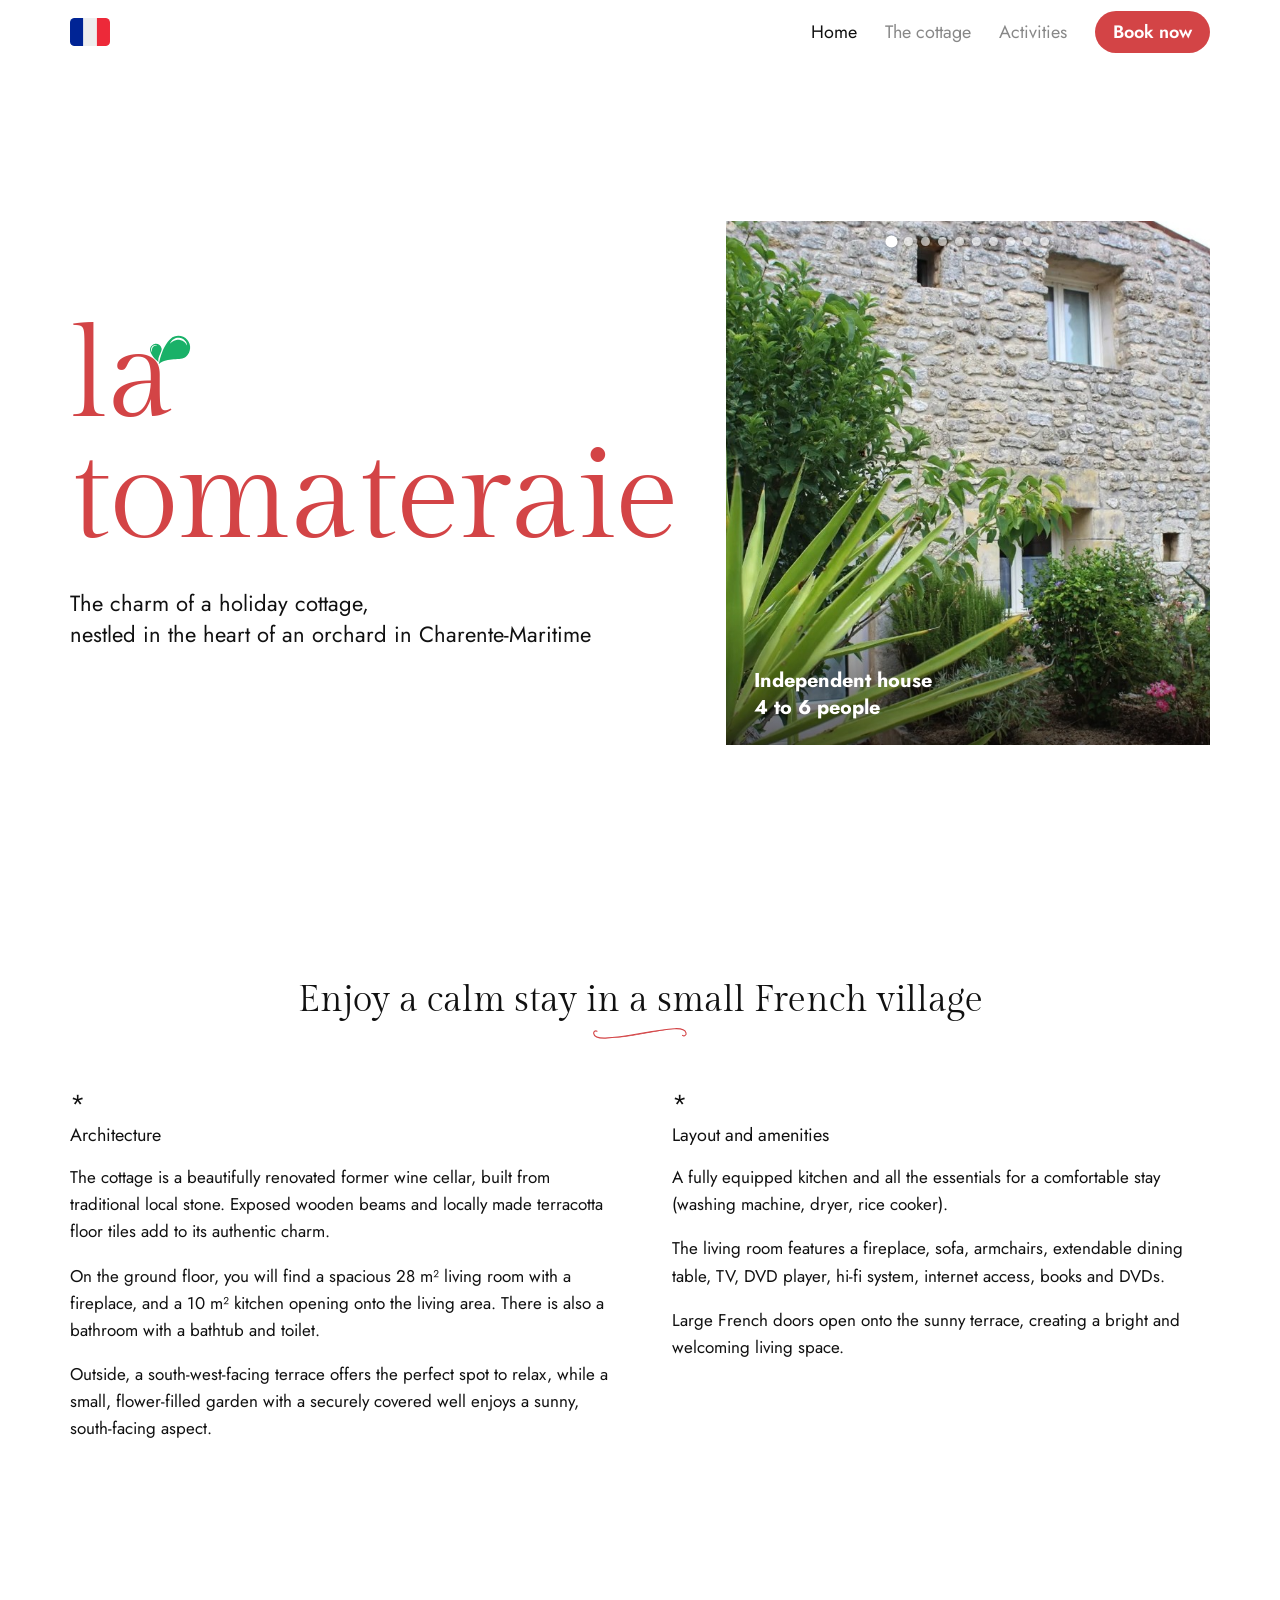
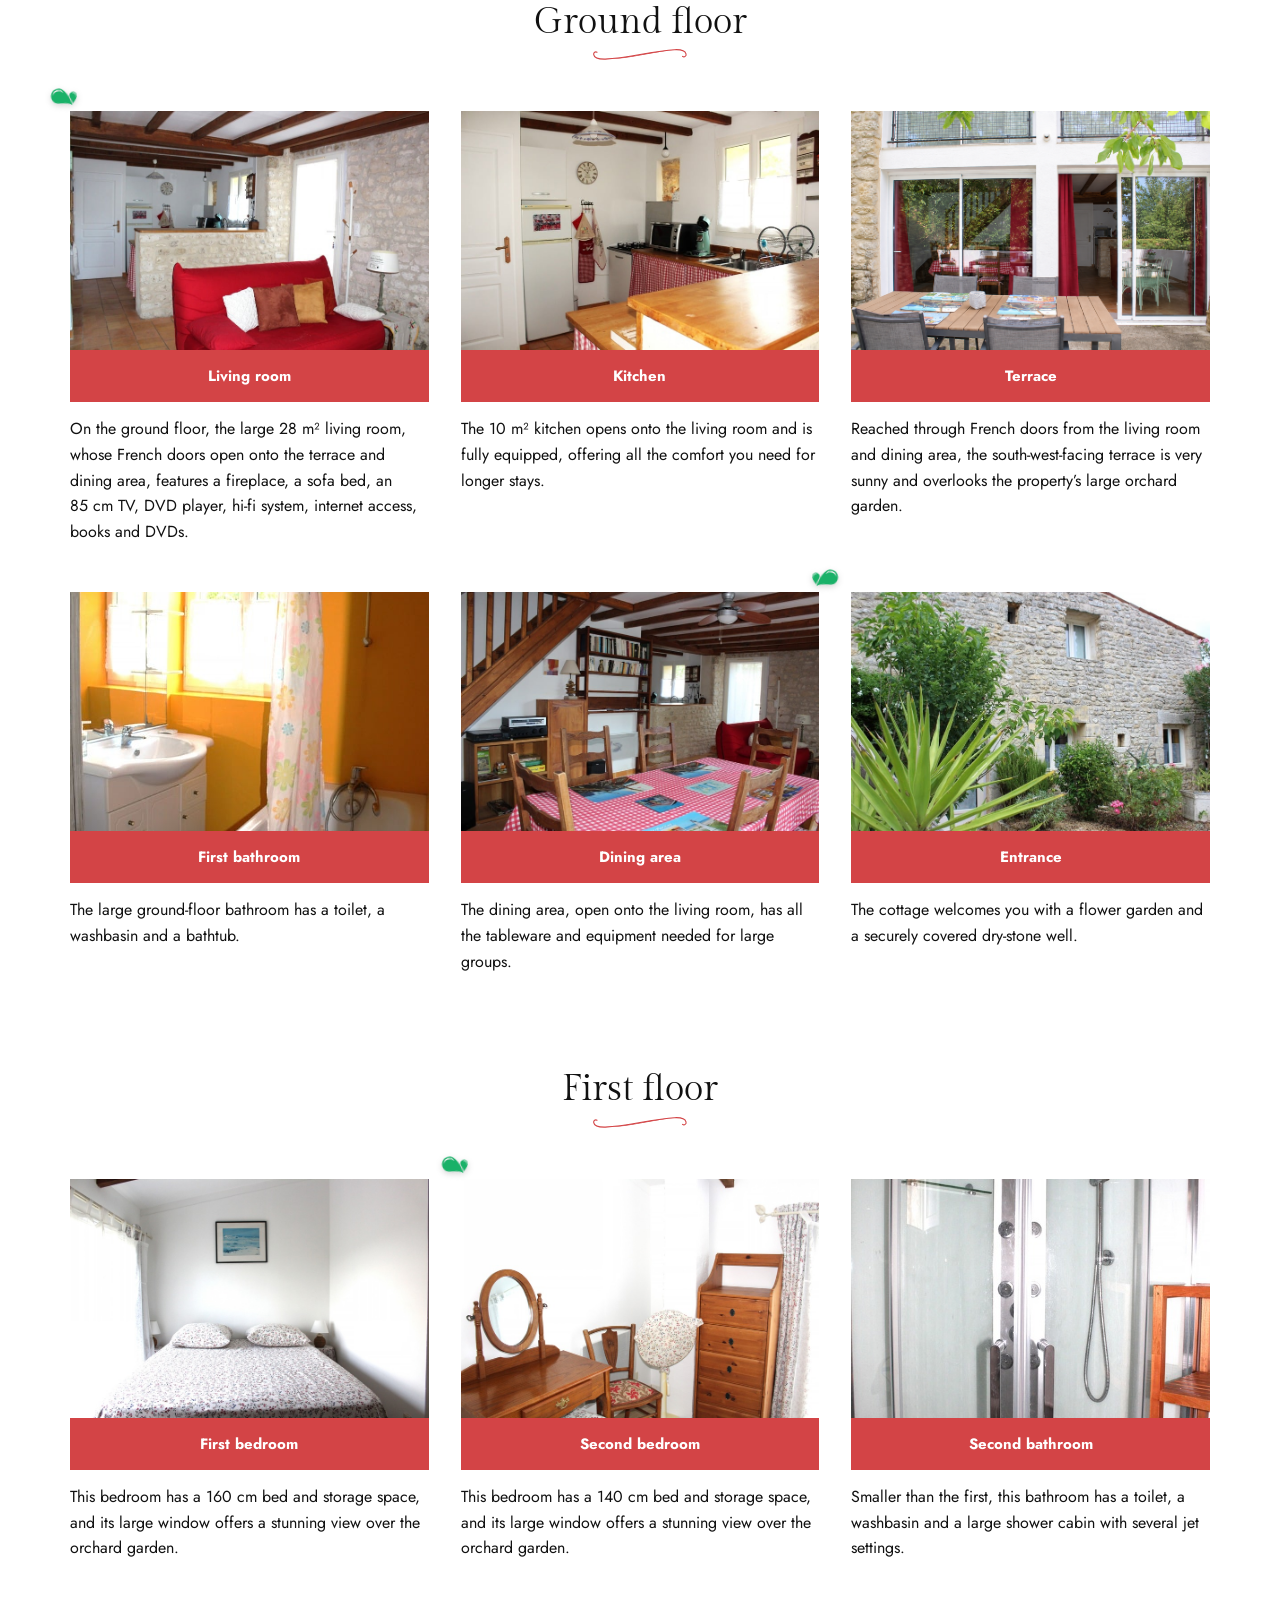
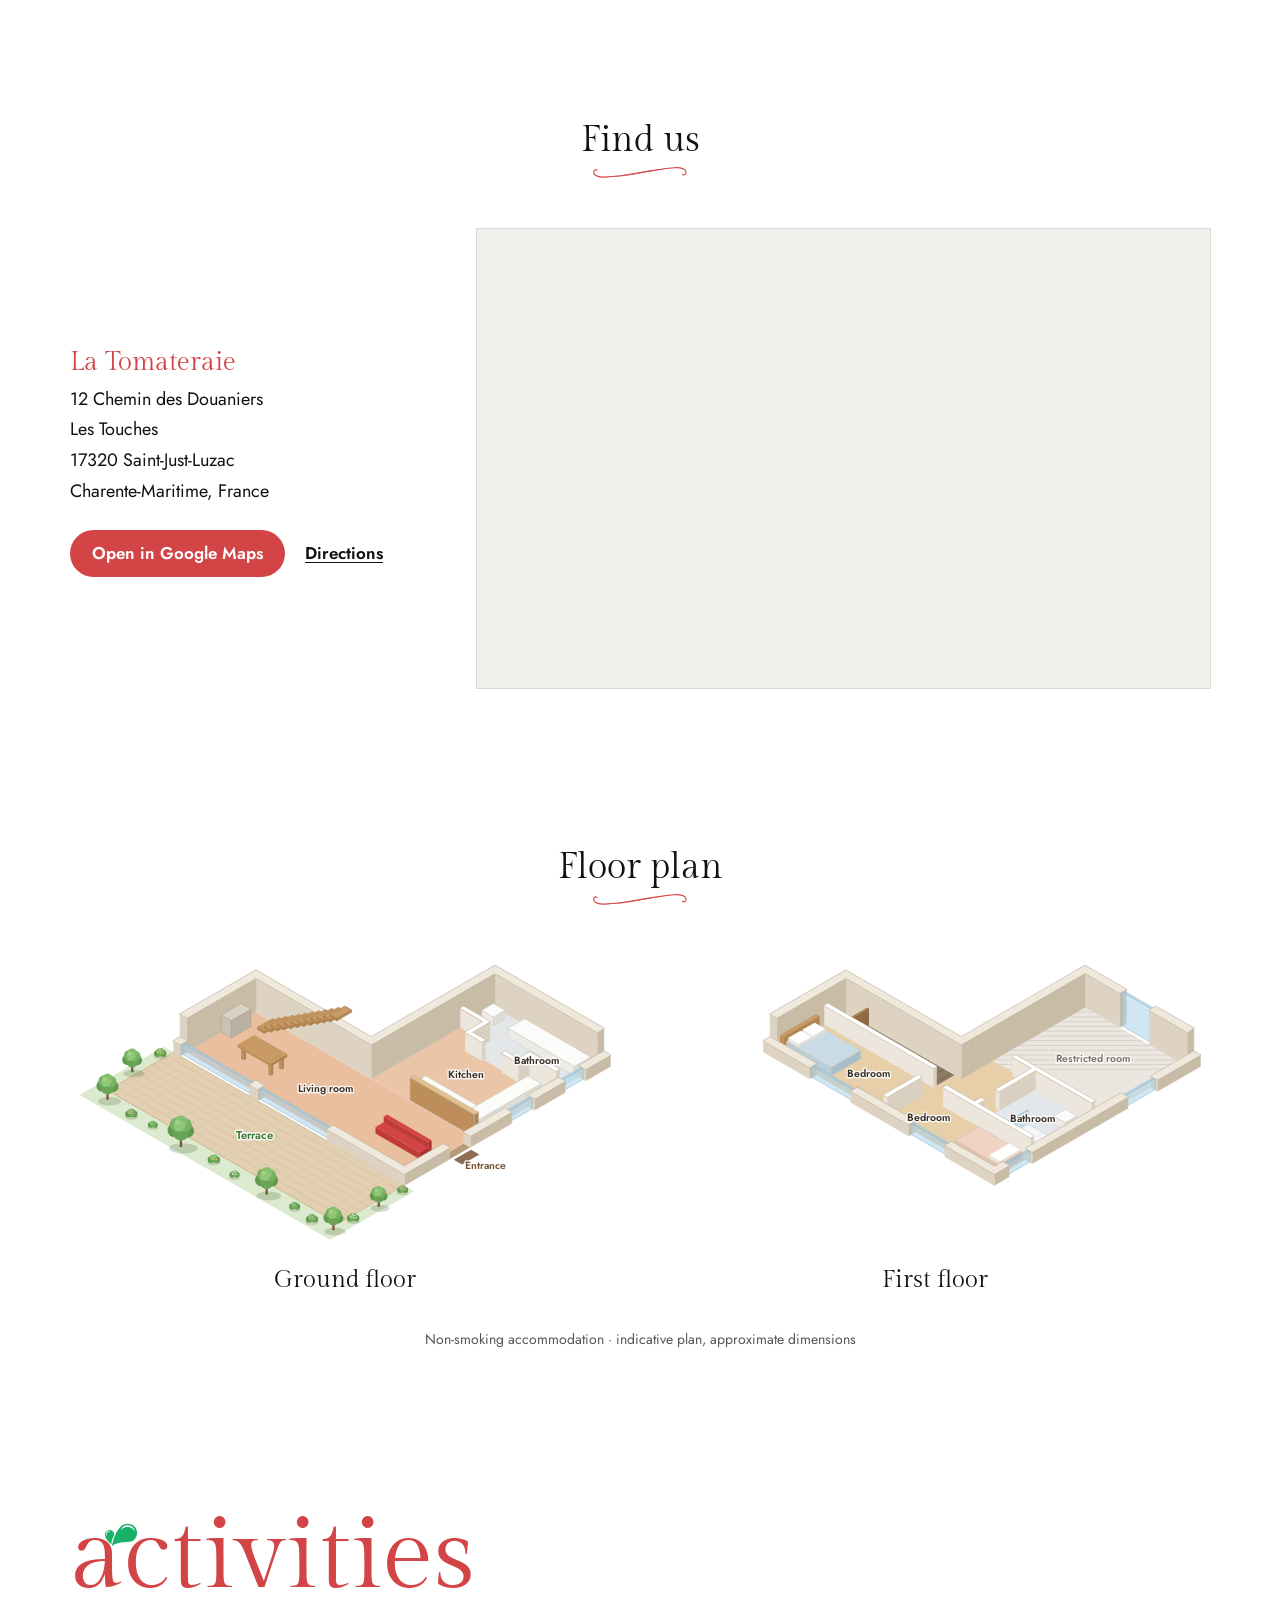
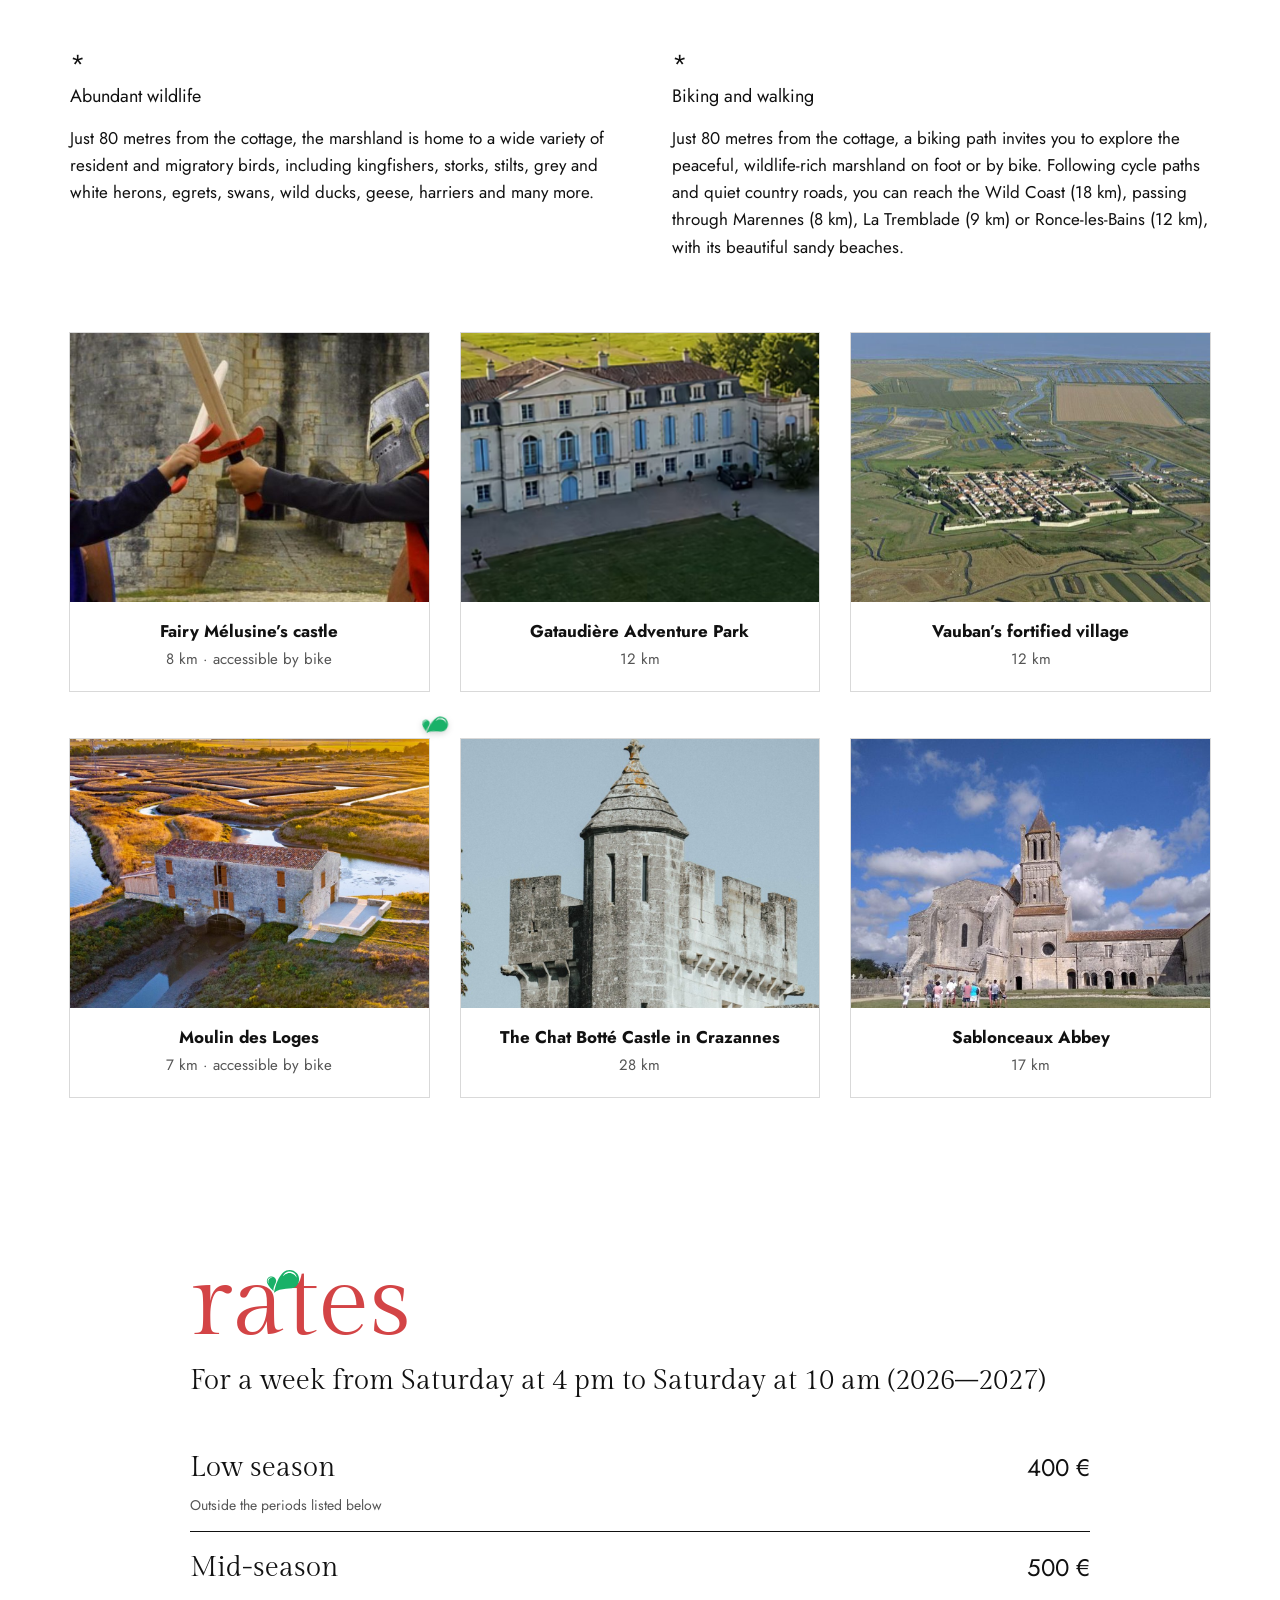
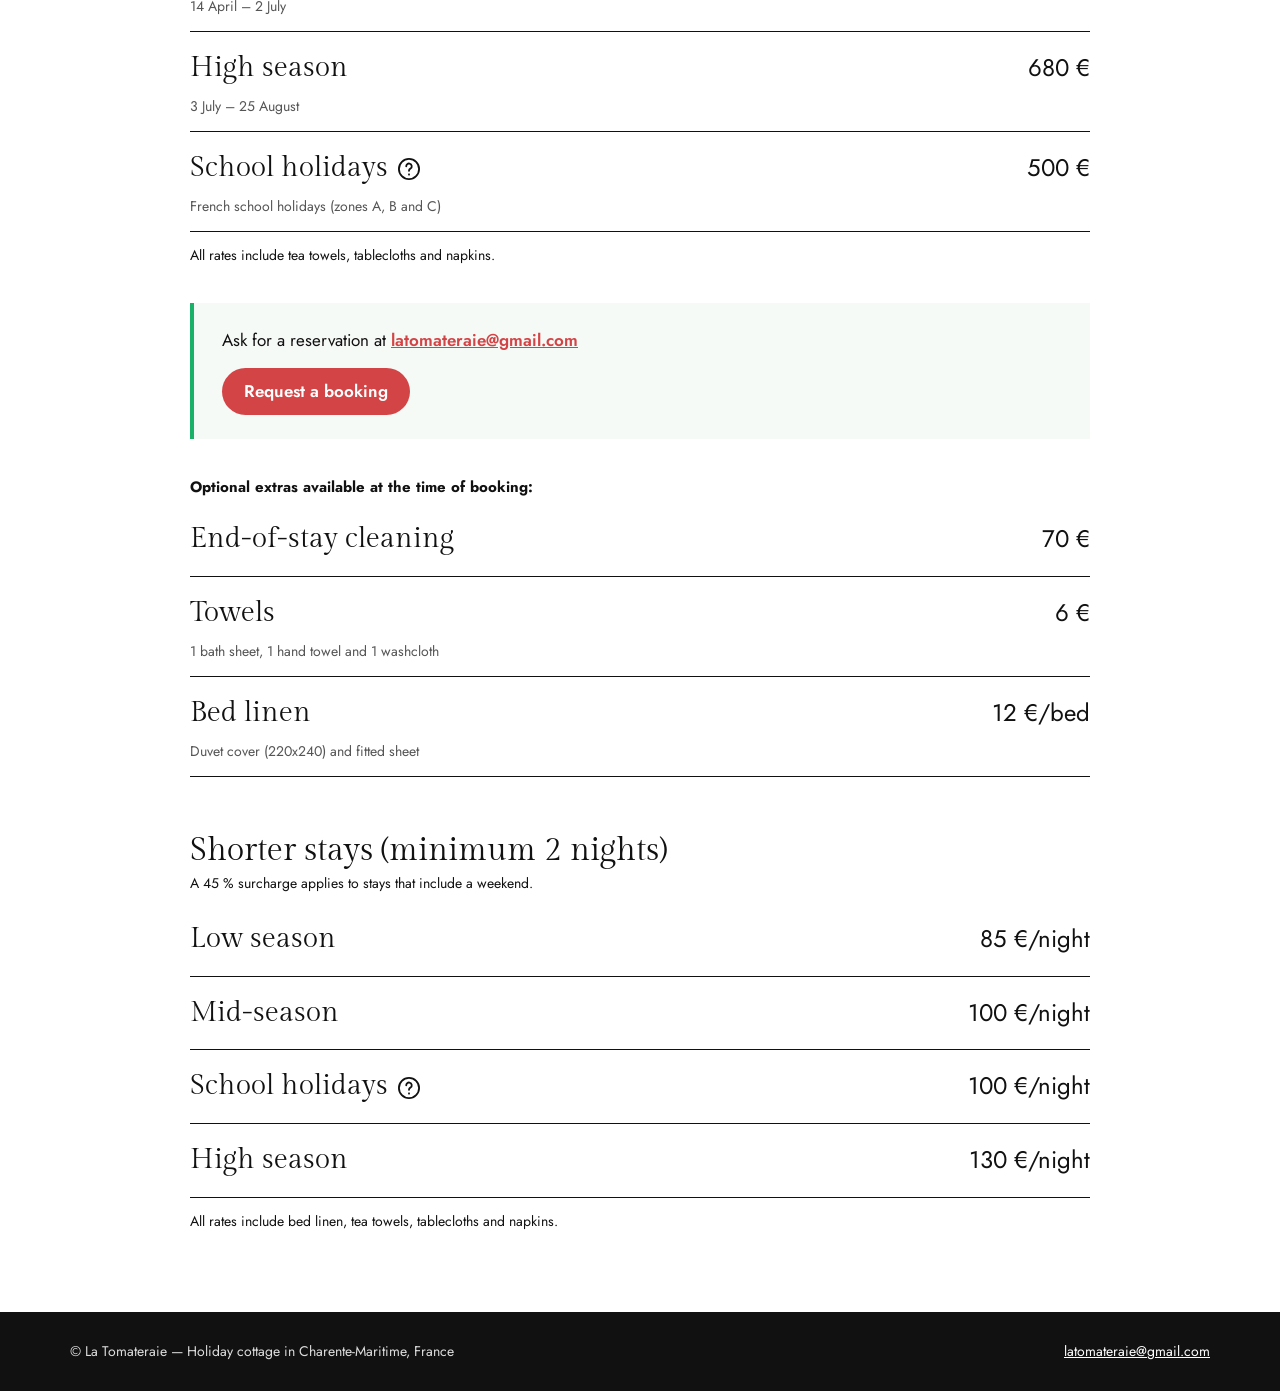
<file: en/index.html>
<!DOCTYPE html>
<html lang="en">
<head>
  <meta charset="utf-8">
  <meta name="viewport" content="width=device-width, initial-scale=1">
  <title>La Tomateraie — Holiday cottage in an orchard, Charente-Maritime</title>
  <meta name="description" content="La Tomateraie: an independent holiday cottage for 4 to 6 people, a renovated stone wine cellar in the heart of an orchard in Charente-Maritime, France.">
  <meta property="og:title" content="La Tomateraie — Holiday cottage in Charente-Maritime">
  <meta property="og:description" content="The charm of a holiday cottage, nestled in the heart of an orchard in Charente-Maritime. Independent house, 4 to 6 people.">
  <meta property="og:image" content="../assets/img/terrasse.png">
  <link rel="alternate" hreflang="fr" href="../index.html">
  <link rel="alternate" hreflang="en" href="index.html">
  <link rel="icon" href="../assets/img/logo-feuilles.svg" type="image/svg+xml">
  <link rel="preload" href="../assets/img/logo-feuilles.svg" as="image">
  <link rel="stylesheet" href="../assets/css/style.css">
</head>
<body>

<header class="entete" id="entete">
  <div class="conteneur">
    <a class="langue" href="../index.html" hreflang="fr" lang="fr" title="Version française">
      <img src="../assets/img/drapeau-fr.svg" alt="Français">
    </a>
    <nav class="nav" aria-label="Main navigation">
      <a href="#home" class="actif">Home</a>
      <a href="#cottage">The cottage</a>
      <a href="#activities">Activities</a>
      <a href="#rates" class="nav-reserver">Book now</a>
    </nav>
  </div>
</header>

<main>
  <!-- ========== Home ========== -->
  <div class="conteneur heros" id="home">
    <div>
      <h1 class="logo">
        <span>l<span class="a-tomate">a<img class="feuilles" src="../assets/img/logo-feuilles.svg" alt=""></span></span>
        <span>tomateraie</span>
      </h1>
      <p class="accroche">The charm of a holiday cottage,<br>nestled in the heart of an orchard in Charente-Maritime</p>
    </div>
    <div class="heros-media diaporama" data-diaporama data-delai="3000" data-libelle="Photo" tabindex="0" role="region" aria-roledescription="carousel" aria-label="Slideshow of the cottage">
        <figure class="slide active"><img src="../assets/img/diaporama/01-facade.jpg" alt="The local-stone façade and its flower garden" width="720" height="780"></figure>
        <figure class="slide"><img src="../assets/img/diaporama/02-jardin.jpg" alt="Garden seating facing the orchard" width="720" height="780"></figure>
        <figure class="slide"><img src="../assets/img/diaporama/03-terrasse.png" alt="The terrace and its large French doors" width="720" height="780" loading="lazy"></figure>
        <figure class="slide"><img src="../assets/img/diaporama/04-salle-a-manger.jpg" alt="The dining room and wooden staircase" width="720" height="780" loading="lazy"></figure>
        <figure class="slide"><img src="../assets/img/diaporama/05-salon.jpg" alt="The living room with its red sofa, open onto the kitchen" width="720" height="780" loading="lazy"></figure>
        <figure class="slide"><img src="../assets/img/diaporama/06-cuisine.jpg" alt="View from the kitchen over the living room and garden" width="720" height="780" loading="lazy"></figure>
        <figure class="slide"><img src="../assets/img/diaporama/07-chambre-lit.jpg" alt="A bedroom with a double bed" width="720" height="780" loading="lazy"></figure>
        <figure class="slide"><img src="../assets/img/diaporama/08-chambre-coiffeuse.jpg" alt="A bedroom with an antique dressing table" width="720" height="780" loading="lazy"></figure>
        <figure class="slide"><img src="../assets/img/diaporama/09-douche.jpg" alt="The first-floor shower" width="720" height="780" loading="lazy"></figure>
        <figure class="slide"><img src="../assets/img/diaporama/10-salle-de-bain.jpg" alt="The bathroom with bathtub" width="720" height="780" loading="lazy"></figure>
      <button class="diapo-prec" type="button" aria-label="Previous photo">‹</button>
      <button class="diapo-suiv" type="button" aria-label="Next photo">›</button>
      <div class="diapo-points"></div>
      <p class="legende">Independent house<br>4 to 6 people</p>
    </div>
  </div>

  <!-- ========== Introduction ========== -->
  <section id="cottage">
    <div class="conteneur">
      <h2 class="titre-section">Enjoy a calm stay in a small French village</h2>
      <div class="presentation">
        <article>
          <h3>Architecture</h3>
          <p>The cottage is a beautifully renovated former wine cellar, built from traditional local stone. Exposed wooden beams and locally made terracotta floor tiles add to its authentic charm.</p>
          <p>On the ground floor, you will find a spacious 28&nbsp;m² living room with a fireplace, and a 10&nbsp;m² kitchen opening onto the living area. There is also a bathroom with a bathtub and toilet.</p>
          <p>Outside, a south-west-facing terrace offers the perfect spot to relax, while a small, flower-filled garden with a securely covered well enjoys a sunny, south-facing aspect.</p>
        </article>
        <article>
          <h3>Layout and amenities</h3>
          <p>A fully equipped kitchen and all the essentials for a comfortable stay (washing machine, dryer, rice cooker).</p>
          <p>The living room features a fireplace, sofa, armchairs, extendable dining table, TV, DVD player, hi-fi system, internet access, books and DVDs.</p>
          <p>Large French doors open onto the sunny terrace, creating a bright and welcoming living space.</p>
        </article>
      </div>
    </div>
  </section>

  <!-- ========== Rooms ========== -->
  <section id="rooms">
    <div class="conteneur">
      <div class="etage">
        <h2 class="titre-section">Ground floor</h2>
        <div class="grille">
          <article class="piece">
            <figure class="coin-feuilles coin-haut-gauche">
              <div class="photo"><img src="../assets/img/sejour.jpg" alt="The living room with a red sofa and fireplace" loading="lazy" width="799" height="538"></div>
              <figcaption>Living room</figcaption>
            </figure>
            <p>On the ground floor, the large 28&nbsp;m² living room, whose French doors open onto the terrace and dining area, features a fireplace, a sofa bed, an 85&nbsp;cm TV, DVD player, hi-fi system, internet access, books and DVDs.</p>
          </article>
          <article class="piece">
            <figure>
              <div class="photo"><img src="../assets/img/cuisine.jpg" alt="The fully equipped kitchen" loading="lazy" width="800" height="533"></div>
              <figcaption>Kitchen</figcaption>
            </figure>
            <p>The 10&nbsp;m² kitchen opens onto the living room and is fully equipped, offering all the comfort you need for longer stays.</p>
          </article>
          <article class="piece">
            <figure>
              <div class="photo"><img src="../assets/img/terrasse.png" alt="The sunny terrace with table and chairs" loading="lazy" width="799" height="535"></div>
              <figcaption>Terrace</figcaption>
            </figure>
            <p>Reached through French doors from the living room and dining area, the south-west-facing terrace is very sunny and overlooks the property’s large orchard garden.</p>
          </article>
          <article class="piece">
            <figure>
              <div class="photo"><img src="../assets/img/salle-de-bain-1.jpg" alt="The ground-floor bathroom" loading="lazy" width="533" height="800"></div>
              <figcaption>First bathroom</figcaption>
            </figure>
            <p>The large ground-floor bathroom has a toilet, a washbasin and a bathtub.</p>
          </article>
          <article class="piece">
            <figure class="coin-feuilles coin-haut-droit">
              <div class="photo"><img src="../assets/img/espace-repas.jpg" alt="The dining area with a large table" loading="lazy" width="800" height="533"></div>
              <figcaption>Dining area</figcaption>
            </figure>
            <p>The dining area, open onto the living room, has all the tableware and equipment needed for large groups.</p>
          </article>
          <article class="piece">
            <figure>
              <div class="photo"><img src="../assets/img/entree.jpg" alt="The stone entrance of the cottage with a flower garden" loading="lazy" width="799" height="555"></div>
              <figcaption>Entrance</figcaption>
            </figure>
            <p>The cottage welcomes you with a flower garden and a securely covered dry-stone well.</p>
          </article>
        </div>
      </div>

      <div class="etage">
        <h2 class="titre-section">First floor</h2>
        <div class="grille">
          <article class="piece">
            <figure>
              <div class="photo"><img src="../assets/img/chambre-1.jpg" alt="The first bedroom with a double bed" loading="lazy" width="800" height="533"></div>
              <figcaption>First bedroom</figcaption>
            </figure>
            <p>This bedroom has a 160&nbsp;cm bed and storage space, and its large window offers a stunning view over the orchard garden.</p>
          </article>
          <article class="piece">
            <figure class="coin-feuilles coin-haut-gauche">
              <div class="photo"><img src="../assets/img/chambre-2.jpg" alt="The second bedroom with wooden furniture" loading="lazy" width="800" height="533"></div>
              <figcaption>Second bedroom</figcaption>
            </figure>
            <p>This bedroom has a 140&nbsp;cm bed and storage space, and its large window offers a stunning view over the orchard garden.</p>
          </article>
          <article class="piece">
            <figure>
              <div class="photo"><img src="../assets/img/salle-de-bain-2.jpg" alt="The first-floor shower room" loading="lazy" width="533" height="800"></div>
              <figcaption>Second bathroom</figcaption>
            </figure>
            <p>Smaller than the first, this bathroom has a toilet, a washbasin and a large shower cabin with several jet settings.</p>
          </article>
        </div>
      </div>
    </div>
  </section>

  <!-- ========== Find us ========== -->
  <section class="acces" id="find-us">
    <div class="conteneur">
      <h2 class="titre-section">Find us</h2>
      <div class="acces-grille">
        <div class="acces-infos">
          <address>
            <strong>La Tomateraie</strong><br>
            12 Chemin des Douaniers<br>
            Les Touches<br>
            17320 Saint-Just-Luzac<br>
            Charente-Maritime, France
          </address>
          <p class="acces-boutons">
            <a class="bouton" href="https://www.google.com/maps/search/?api=1&amp;query=12%20Chemin%20des%20Douaniers%2C%20Les%20Touches%2C%2017320%20Saint-Just-Luzac%2C%20France" target="_blank" rel="noopener">Open in Google Maps<span class="visually-hidden"> (opens in a new tab)</span></a>
            <a class="lien-itineraire" href="https://www.google.com/maps/dir/?api=1&amp;destination=45.7806107%2C-1.0243104" target="_blank" rel="noopener">Directions<span class="visually-hidden"> (opens in a new tab)</span></a>
          </p>
        </div>
        <div class="acces-carte">
          <iframe src="https://www.openstreetmap.org/export/embed.html?bbox=-1.03831%2C45.77361%2C-1.01031%2C45.78761&amp;layer=mapnik&amp;marker=45.7806107%2C-1.0243104" title="Map: location of La Tomateraie holiday cottage" loading="lazy" referrerpolicy="no-referrer"></iframe>
        </div>
      </div>
    </div>
  </section>

  <!-- ========== Plan ========== -->
  <section class="plan" id="plan">
    <div class="conteneur">
      <h2 class="titre-section">Floor plan</h2>
      <div class="plans">
        <figure class="plan-niveau">
          <svg class="plan-svg" viewBox="-325.2 24 577.7 308" role="img" aria-labelledby="plan-rdc-en-titre">
          <title id="plan-rdc-en-titre">Perspective view of the ground floor: living room with fireplace, staircase, dining area and sofa, open kitchen, bathroom with bathtub and WC, and terrace opening onto the garden.</title>
          <defs></defs>
          <polygon points="-226.9,119 36.4,271 -52,322 -315.2,170" fill="#dcebcf"/><polygon points="-216.5,125 26,265 -43.3,305 -285.8,165" fill="#e2cfb1" stroke="#c3a983" stroke-width=".6"/><line x1="-223.4" y1="129" x2="19.1" y2="269" stroke="#cdb48f" stroke-width=".5"/><line x1="-231.2" y1="133.5" x2="11.3" y2="273.5" stroke="#cdb48f" stroke-width=".5"/><line x1="-239" y1="138" x2="3.5" y2="278" stroke="#cdb48f" stroke-width=".5"/><line x1="-246.8" y1="142.5" x2="-4.3" y2="282.5" stroke="#cdb48f" stroke-width=".5"/><line x1="-254.6" y1="147" x2="-12.1" y2="287" stroke="#cdb48f" stroke-width=".5"/><line x1="-262.4" y1="151.5" x2="-19.9" y2="291.5" stroke="#cdb48f" stroke-width=".5"/><line x1="-270.2" y1="156" x2="-27.7" y2="296" stroke="#cdb48f" stroke-width=".5"/><line x1="-278" y1="160.5" x2="-35.5" y2="300.5" stroke="#cdb48f" stroke-width=".5"/><line x1="-285.8" y1="165" x2="-43.3" y2="305" stroke="#cdb48f" stroke-width=".5"/><polygon points="-129.9,83 98.7,215 26,257 -202.6,125" fill="#e9bfa0"/><polygon points="121.2,78 228.6,140 98.7,215 -8.7,153" fill="#ebc5a8"/><polygon points="149,94 228.6,140 174.9,171 95.3,125" fill="#e4e7ea"/><polygon points="121.2,78 149,94 114.3,114 86.6,98" fill="#e4e7ea"/><polygon points="88.3,221 95.3,225 73.6,237.5 66.7,233.5" fill="#b89a76"/><polygon points="96.1,227.5 104.8,232.5 86.6,243 77.9,238" fill="#8d6e52"/>
          <polygon points="235.6,136 228.6,140 228.6,104 235.6,100" fill="#c9bca7" stroke="#c9bca7" stroke-width=".5"/><polygon points="114.3,74 228.6,140 228.6,104 114.3,38" fill="#ded3c2" stroke="#ded3c2" stroke-width=".5"/><polygon points="121.2,78 -1.7,149 -1.7,113 121.2,42" fill="#c9bca7" stroke="#c9bca7" stroke-width=".5"/><polygon points="-8.7,145 -1.7,149 -1.7,113 -8.7,109" fill="#ded3c2" stroke="#ded3c2" stroke-width=".5"/><polygon points="131.6,90 119.5,97 119.5,88 131.6,81" fill="#dedcd6" stroke="#cfcac0" stroke-width=".6" stroke-linejoin="round"/><polygon points="107.4,90 119.5,97 119.5,88 107.4,81" fill="#ecebe6" stroke="#cfcac0" stroke-width=".6" stroke-linejoin="round"/><polygon points="119.5,74 131.6,81 119.5,88 107.4,81" fill="#fbfbf9" stroke="#cfcac0" stroke-width=".6" stroke-linejoin="round"/><polygon points="116,113 112.6,115 112.6,95 116,93" fill="#d9d0c2" stroke="#d9d0c2" stroke-width=".5"/><polygon points="84.9,99 112.6,115 112.6,95 84.9,79" fill="#ece6dc" stroke="#ece6dc" stroke-width=".5"/><polygon points="112.6,115 93.5,126 93.5,106 112.6,95" fill="#d9d0c2" stroke="#d9d0c2" stroke-width=".5"/><polygon points="90.1,124 93.5,126 93.5,106 90.1,104" fill="#ece6dc" stroke="#ece6dc" stroke-width=".5"/><polygon points="221.7,140 204.4,150 204.4,140 221.7,130" fill="#dedcd6" stroke="#cfcac0" stroke-width=".6" stroke-linejoin="round"/><polygon points="135.1,110 204.4,150 204.4,140 135.1,100" fill="#ecebe6" stroke="#cfcac0" stroke-width=".6" stroke-linejoin="round"/><polygon points="152.4,90 221.7,130 204.4,140 135.1,100" fill="#fbfbf9" stroke="#cfcac0" stroke-width=".6" stroke-linejoin="round"/><polygon points="110.9,132 107.4,134 107.4,114 110.9,112" fill="#d9d0c2" stroke="#d9d0c2" stroke-width=".5"/><polygon points="93.5,126 107.4,134 107.4,114 93.5,106" fill="#ece6dc" stroke="#ece6dc" stroke-width=".5"/><polygon points="-1.7,149 -8.7,153 -8.7,117 -1.7,113" fill="#c9bca7" stroke="#c9bca7" stroke-width=".5"/><polygon points="-136.8,79 -8.7,153 -8.7,117 -136.8,43" fill="#ded3c2" stroke="#ded3c2" stroke-width=".5"/><polygon points="-129.9,83 -202.6,125 -202.6,89 -129.9,47" fill="#c9bca7" stroke="#c9bca7" stroke-width=".5"/><polygon points="-209.6,121 -202.6,125 -202.6,89 -209.6,85" fill="#ded3c2" stroke="#ded3c2" stroke-width=".5"/><polygon points="-135.1,98 -155.9,110 -155.9,92 -135.1,80" fill="#b9b1a3" stroke="#a99f8f" stroke-width=".6" stroke-linejoin="round"/><polygon points="-166.3,104 -155.9,110 -155.9,92 -166.3,86" fill="#c9c2b5" stroke="#a99f8f" stroke-width=".6" stroke-linejoin="round"/><polygon points="-145.5,74 -135.1,80 -155.9,92 -166.3,86" fill="#d8d2c6" stroke="#a99f8f" stroke-width=".6" stroke-linejoin="round"/><polygon points="-105.7,96.3 -121.2,105.3 -121.2,102.8 -105.7,93.8" fill="#b0844f" stroke="#a5794a" stroke-width=".6" stroke-linejoin="round"/><polygon points="-128.2,101.3 -121.2,105.3 -121.2,102.8 -128.2,98.8" fill="#bd8e5a" stroke="#a5794a" stroke-width=".6" stroke-linejoin="round"/><polygon points="-112.6,89.8 -105.7,93.8 -121.2,102.8 -128.2,98.8" fill="#c99a66" stroke="#a5794a" stroke-width=".6" stroke-linejoin="round"/><polygon points="-98.7,95.1 -114.3,104.1 -114.3,101.6 -98.7,92.6" fill="#b0844f" stroke="#a5794a" stroke-width=".6" stroke-linejoin="round"/><polygon points="-121.2,100.1 -114.3,104.1 -114.3,101.6 -121.2,97.6" fill="#bd8e5a" stroke="#a5794a" stroke-width=".6" stroke-linejoin="round"/><polygon points="-105.7,88.6 -98.7,92.6 -114.3,101.6 -121.2,97.6" fill="#c99a66" stroke="#a5794a" stroke-width=".6" stroke-linejoin="round"/><polygon points="-91.8,93.9 -107.4,102.9 -107.4,100.4 -91.8,91.4" fill="#b0844f" stroke="#a5794a" stroke-width=".6" stroke-linejoin="round"/><polygon points="-114.3,98.9 -107.4,102.9 -107.4,100.4 -114.3,96.4" fill="#bd8e5a" stroke="#a5794a" stroke-width=".6" stroke-linejoin="round"/><polygon points="-98.7,87.4 -91.8,91.4 -107.4,100.4 -114.3,96.4" fill="#c99a66" stroke="#a5794a" stroke-width=".6" stroke-linejoin="round"/><polygon points="-129,125.5 -131.6,127 -131.6,115 -129,113.5" fill="#b0844f"/><polygon points="-134.2,125.5 -131.6,127 -131.6,115 -134.2,113.5" fill="#bd8e5a"/><polygon points="-131.6,112 -129,113.5 -131.6,115 -134.2,113.5" fill="#b0844f"/><polygon points="-202.6,125 -209.6,129 -209.6,117 -202.6,113" fill="#c9bca7" stroke="#c9bca7" stroke-width=".5"/><polygon points="-216.5,125 -209.6,129 -209.6,117 -216.5,113" fill="#ded3c2" stroke="#ded3c2" stroke-width=".5"/><polygon points="-140.3,132 -142.9,133.5 -142.9,121.5 -140.3,120" fill="#b0844f"/><polygon points="-145.5,132 -142.9,133.5 -142.9,121.5 -145.5,120" fill="#bd8e5a"/><polygon points="-142.9,118.5 -140.3,120 -142.9,121.5 -145.5,120" fill="#b0844f"/><polygon points="-100.5,142 -103.1,143.5 -103.1,131.5 -100.5,130" fill="#b0844f"/><polygon points="-105.7,142 -103.1,143.5 -103.1,131.5 -105.7,130" fill="#bd8e5a"/><polygon points="-103.1,128.5 -100.5,130 -103.1,131.5 -105.7,130" fill="#b0844f"/><polygon points="-111.7,148.5 -114.3,150 -114.3,138 -111.7,136.5" fill="#b0844f"/><polygon points="-116.9,148.5 -114.3,150 -114.3,138 -116.9,136.5" fill="#bd8e5a"/><polygon points="-114.3,135 -111.7,136.5 -114.3,138 -116.9,136.5" fill="#b0844f"/><polygon points="-97,130 -114.3,140 -114.3,137 -97,127" fill="#b0844f"/><polygon points="-149,120 -114.3,140 -114.3,137 -149,117" fill="#bd8e5a"/><polygon points="-131.6,107 -97,127 -114.3,137 -149,117" fill="#c99a66"/><polygon points="145.5,152 142,154 142,134 145.5,132" fill="#d9d0c2" stroke="#d9d0c2" stroke-width=".5"/><polygon points="128.2,146 142,154 142,134 128.2,126" fill="#ece6dc" stroke="#ece6dc" stroke-width=".5"/><polygon points="242.5,140 216.5,155 216.5,143 242.5,128" fill="#c9bca7" stroke="#c9bca7" stroke-width=".5"/><polygon points="209.6,151 216.5,155 216.5,143 209.6,139" fill="#ded3c2" stroke="#ded3c2" stroke-width=".5"/><polygon points="161.1,147 145.5,156 145.5,136 161.1,127" fill="#d9d0c2" stroke="#d9d0c2" stroke-width=".5"/><polygon points="142,154 145.5,156 145.5,136 142,134" fill="#ece6dc" stroke="#ece6dc" stroke-width=".5"/><polygon points="188.8,163 185.3,165 185.3,145 188.8,143" fill="#d9d0c2" stroke="#d9d0c2" stroke-width=".5"/><polygon points="157.6,149 185.3,165 185.3,145 157.6,129" fill="#ece6dc" stroke="#ece6dc" stroke-width=".5"/><polygon points="213.9,153.5 192.3,166 192.3,154 213.9,141.5" fill="rgba(170,210,232,.55)" stroke="#8dbbd2" stroke-width=".6" stroke-linejoin="round"/><polygon points="190.5,165 192.3,166 192.3,154 190.5,153" fill="rgba(170,210,232,.55)" stroke="#8dbbd2" stroke-width=".6" stroke-linejoin="round"/><polygon points="212.2,140.5 213.9,141.5 192.3,154 190.5,153" fill="rgba(170,210,232,.55)" stroke="#8dbbd2" stroke-width=".6" stroke-linejoin="round"/><polygon points="-132.5,168.5 -134.2,169.5 -134.2,157.5 -132.5,156.5" fill="rgba(170,210,232,.55)" stroke="#8dbbd2" stroke-width=".6" stroke-linejoin="round"/><polygon points="-207,127.5 -134.2,169.5 -134.2,157.5 -207,115.5" fill="rgba(170,210,232,.55)" stroke="#8dbbd2" stroke-width=".6" stroke-linejoin="round"/><polygon points="-205.2,114.5 -132.5,156.5 -134.2,157.5 -207,115.5" fill="rgba(170,210,232,.55)" stroke="#8dbbd2" stroke-width=".6" stroke-linejoin="round"/><polygon points="-121.2,172 -128.2,176 -128.2,164 -121.2,160" fill="#c9bca7" stroke="#c9bca7" stroke-width=".5"/><polygon points="-136.8,171 -128.2,176 -128.2,164 -136.8,159" fill="#ded3c2" stroke="#ded3c2" stroke-width=".5"/><polygon points="102.2,197 90.1,204 90.1,188 102.2,181" fill="#dedcd6" stroke="#cfcac0" stroke-width=".6" stroke-linejoin="round"/><polygon points="36.4,173 90.1,204 90.1,188 36.4,157" fill="#ecebe6" stroke="#cfcac0" stroke-width=".6" stroke-linejoin="round"/><polygon points="48.5,150 102.2,181 90.1,188 36.4,157" fill="#fbfbf9" stroke="#cfcac0" stroke-width=".6" stroke-linejoin="round"/><polygon points="169.7,174 103.9,212 103.9,196 169.7,158" fill="#dedcd6" stroke="#cfcac0" stroke-width=".6" stroke-linejoin="round"/><polygon points="90.1,204 103.9,212 103.9,196 90.1,188" fill="#ecebe6" stroke="#cfcac0" stroke-width=".6" stroke-linejoin="round"/><polygon points="155.9,150 169.7,158 103.9,196 90.1,188" fill="#fbfbf9" stroke="#cfcac0" stroke-width=".6" stroke-linejoin="round"/><polygon points="194.9,167.5 162.8,186 162.8,174 194.9,155.5" fill="#c9bca7" stroke="#c9bca7" stroke-width=".5"/><polygon points="155.9,182 162.8,186 162.8,174 155.9,170" fill="#ded3c2" stroke="#ded3c2" stroke-width=".5"/><polygon points="160.2,184.5 136,198.5 136,186.5 160.2,172.5" fill="rgba(170,210,232,.55)" stroke="#8dbbd2" stroke-width=".6" stroke-linejoin="round"/><polygon points="134.2,197.5 136,198.5 136,186.5 134.2,185.5" fill="rgba(170,210,232,.55)" stroke="#8dbbd2" stroke-width=".6" stroke-linejoin="round"/><polygon points="158.5,171.5 160.2,172.5 136,186.5 134.2,185.5" fill="rgba(170,210,232,.55)" stroke="#8dbbd2" stroke-width=".6" stroke-linejoin="round"/><polygon points="103.9,212 99.6,214.5 99.6,190.5 103.9,188" fill="#b0844f" stroke="#bfae94" stroke-width=".6" stroke-linejoin="round"/><polygon points="32,175.5 99.6,214.5 99.6,190.5 32,151.5" fill="#bd8e5a" stroke="#bfae94" stroke-width=".6" stroke-linejoin="round"/><polygon points="36.4,149 103.9,188 99.6,190.5 32,151.5" fill="#e3c08f" stroke="#bfae94" stroke-width=".6" stroke-linejoin="round"/><polygon points="-51.1,215.5 -52.8,216.5 -52.8,204.5 -51.1,203.5" fill="rgba(170,210,232,.55)" stroke="#8dbbd2" stroke-width=".6" stroke-linejoin="round"/><polygon points="-125.6,174.5 -52.8,216.5 -52.8,204.5 -125.6,162.5" fill="rgba(170,210,232,.55)" stroke="#8dbbd2" stroke-width=".6" stroke-linejoin="round"/><polygon points="-123.8,161.5 -51.1,203.5 -52.8,204.5 -125.6,162.5" fill="rgba(170,210,232,.55)" stroke="#8dbbd2" stroke-width=".6" stroke-linejoin="round"/><polygon points="138.6,200 95.3,225 95.3,213 138.6,188" fill="#c9bca7" stroke="#c9bca7" stroke-width=".5"/><polygon points="88.3,221 95.3,225 95.3,213 88.3,209" fill="#ded3c2" stroke="#ded3c2" stroke-width=".5"/><polygon points="54.6,230.5 51.1,232.5 51.1,219.5 54.6,217.5" fill="#a8302f"/><polygon points="4.3,205.5 51.1,232.5 51.1,219.5 4.3,192.5" fill="#bf3a3a"/><polygon points="7.8,190.5 54.6,217.5 51.1,219.5 4.3,192.5" fill="#d34446"/><polygon points="51.1,232.5 42.4,237.5 42.4,230.5 51.1,225.5" fill="#a8302f"/><polygon points="-4.3,210.5 42.4,237.5 42.4,230.5 -4.3,203.5" fill="#bf3a3a"/><polygon points="4.3,198.5 51.1,225.5 42.4,230.5 -4.3,203.5" fill="#d34446"/><polygon points="73.6,237.5 32.9,261 32.9,249 73.6,225.5" fill="#c9bca7" stroke="#c9bca7" stroke-width=".5"/><polygon points="26,257 32.9,261 32.9,249 26,245" fill="#ded3c2" stroke="#ded3c2" stroke-width=".5"/><polygon points="32.9,261 26,265 26,253 32.9,249" fill="#c9bca7" stroke="#c9bca7" stroke-width=".5"/><polygon points="-55.4,218 26,265 26,253 -55.4,206" fill="#ded3c2" stroke="#ded3c2" stroke-width=".5"/>
          <g stroke="#b3a48c" stroke-width="1.3" stroke-linejoin="round"><polygon points="121.2,34 235.6,100 228.6,104 114.3,38" fill="#efe8dc"/><polygon points="114.3,38 121.2,42 -1.7,113 -8.7,109" fill="#efe8dc"/><polygon points="88.3,77 116,93 112.6,95 84.9,79" fill="#ffffff"/><polygon points="109.1,93 112.6,95 93.5,106 90.1,104" fill="#ffffff"/><polygon points="97,104 110.9,112 107.4,114 93.5,106" fill="#ffffff"/><polygon points="-129.9,39 -1.7,113 -8.7,117 -136.8,43" fill="#efe8dc"/><polygon points="-136.8,43 -129.9,47 -202.6,89 -209.6,85" fill="#efe8dc"/><polygon points="-209.6,109 -202.6,113 -209.6,117 -216.5,113" fill="#efe8dc"/><polygon points="131.6,124 145.5,132 142,134 128.2,126" fill="#ffffff"/><polygon points="235.6,124 242.5,128 216.5,143 209.6,139" fill="#efe8dc"/><polygon points="157.6,125 161.1,127 145.5,136 142,134" fill="#ffffff"/><polygon points="161.1,127 188.8,143 185.3,145 157.6,129" fill="#ffffff"/><polygon points="-129.9,155 -121.2,160 -128.2,164 -136.8,159" fill="#efe8dc"/><polygon points="187.9,151.5 194.9,155.5 162.8,174 155.9,170" fill="#efe8dc"/><polygon points="131.6,184 138.6,188 95.3,213 88.3,209" fill="#efe8dc"/><polygon points="66.7,221.5 73.6,225.5 32.9,249 26,245" fill="#efe8dc"/><polygon points="-48.5,202 32.9,249 26,253 -55.4,206" fill="#efe8dc"/></g>
          <g stroke-width=".5"><polygon points="121.2,34 235.6,100 228.6,104 114.3,38" fill="#efe8dc" stroke="#efe8dc"/><polygon points="114.3,38 121.2,42 -1.7,113 -8.7,109" fill="#efe8dc" stroke="#efe8dc"/><polygon points="88.3,77 116,93 112.6,95 84.9,79" fill="#ffffff" stroke="#ffffff"/><polygon points="109.1,93 112.6,95 93.5,106 90.1,104" fill="#ffffff" stroke="#ffffff"/><polygon points="97,104 110.9,112 107.4,114 93.5,106" fill="#ffffff" stroke="#ffffff"/><polygon points="-129.9,39 -1.7,113 -8.7,117 -136.8,43" fill="#efe8dc" stroke="#efe8dc"/><polygon points="-136.8,43 -129.9,47 -202.6,89 -209.6,85" fill="#efe8dc" stroke="#efe8dc"/><polygon points="-209.6,109 -202.6,113 -209.6,117 -216.5,113" fill="#efe8dc" stroke="#efe8dc"/><polygon points="131.6,124 145.5,132 142,134 128.2,126" fill="#ffffff" stroke="#ffffff"/><polygon points="235.6,124 242.5,128 216.5,143 209.6,139" fill="#efe8dc" stroke="#efe8dc"/><polygon points="157.6,125 161.1,127 145.5,136 142,134" fill="#ffffff" stroke="#ffffff"/><polygon points="161.1,127 188.8,143 185.3,145 157.6,129" fill="#ffffff" stroke="#ffffff"/><polygon points="-129.9,155 -121.2,160 -128.2,164 -136.8,159" fill="#efe8dc" stroke="#efe8dc"/><polygon points="187.9,151.5 194.9,155.5 162.8,174 155.9,170" fill="#efe8dc" stroke="#efe8dc"/><polygon points="131.6,184 138.6,188 95.3,213 88.3,209" fill="#efe8dc" stroke="#efe8dc"/><polygon points="66.7,221.5 73.6,225.5 32.9,249 26,245" fill="#efe8dc" stroke="#efe8dc"/><polygon points="-48.5,202 32.9,249 26,253 -55.4,206" fill="#efe8dc" stroke="#efe8dc"/></g>
          <polygon points="-84.9,92.7 -100.5,101.7 -100.5,99.2 -84.9,90.2" fill="#b0844f" stroke="#a5794a" stroke-width=".6" stroke-linejoin="round"/><polygon points="-107.4,97.7 -100.5,101.7 -100.5,99.2 -107.4,95.2" fill="#bd8e5a" stroke="#a5794a" stroke-width=".6" stroke-linejoin="round"/><polygon points="-91.8,86.2 -84.9,90.2 -100.5,99.2 -107.4,95.2" fill="#c99a66" stroke="#a5794a" stroke-width=".6" stroke-linejoin="round"/><polygon points="-77.9,91.5 -93.5,100.5 -93.5,98 -77.9,89" fill="#b0844f" stroke="#a5794a" stroke-width=".6" stroke-linejoin="round"/><polygon points="-100.5,96.5 -93.5,100.5 -93.5,98 -100.5,94" fill="#bd8e5a" stroke="#a5794a" stroke-width=".6" stroke-linejoin="round"/><polygon points="-84.9,85 -77.9,89 -93.5,98 -100.5,94" fill="#c99a66" stroke="#a5794a" stroke-width=".6" stroke-linejoin="round"/><polygon points="-71,90.3 -86.6,99.3 -86.6,96.8 -71,87.8" fill="#b0844f" stroke="#a5794a" stroke-width=".6" stroke-linejoin="round"/><polygon points="-93.5,95.3 -86.6,99.3 -86.6,96.8 -93.5,92.8" fill="#bd8e5a" stroke="#a5794a" stroke-width=".6" stroke-linejoin="round"/><polygon points="-77.9,83.8 -71,87.8 -86.6,96.8 -93.5,92.8" fill="#c99a66" stroke="#a5794a" stroke-width=".6" stroke-linejoin="round"/><polygon points="-64.1,89.1 -79.7,98.1 -79.7,95.6 -64.1,86.6" fill="#b0844f" stroke="#a5794a" stroke-width=".6" stroke-linejoin="round"/><polygon points="-86.6,94.1 -79.7,98.1 -79.7,95.6 -86.6,91.6" fill="#bd8e5a" stroke="#a5794a" stroke-width=".6" stroke-linejoin="round"/><polygon points="-71,82.6 -64.1,86.6 -79.7,95.6 -86.6,91.6" fill="#c99a66" stroke="#a5794a" stroke-width=".6" stroke-linejoin="round"/><polygon points="-57.2,87.9 -72.7,96.9 -72.7,94.4 -57.2,85.4" fill="#b0844f" stroke="#a5794a" stroke-width=".6" stroke-linejoin="round"/><polygon points="-79.7,92.9 -72.7,96.9 -72.7,94.4 -79.7,90.4" fill="#bd8e5a" stroke="#a5794a" stroke-width=".6" stroke-linejoin="round"/><polygon points="-64.1,81.4 -57.2,85.4 -72.7,94.4 -79.7,90.4" fill="#c99a66" stroke="#a5794a" stroke-width=".6" stroke-linejoin="round"/><polygon points="-50.2,86.7 -65.8,95.7 -65.8,93.2 -50.2,84.2" fill="#b0844f" stroke="#a5794a" stroke-width=".6" stroke-linejoin="round"/><polygon points="-72.7,91.7 -65.8,95.7 -65.8,93.2 -72.7,89.2" fill="#bd8e5a" stroke="#a5794a" stroke-width=".6" stroke-linejoin="round"/><polygon points="-57.2,80.2 -50.2,84.2 -65.8,93.2 -72.7,89.2" fill="#c99a66" stroke="#a5794a" stroke-width=".6" stroke-linejoin="round"/><polygon points="-43.3,85.5 -58.9,94.5 -58.9,92 -43.3,83" fill="#b0844f" stroke="#a5794a" stroke-width=".6" stroke-linejoin="round"/><polygon points="-65.8,90.5 -58.9,94.5 -58.9,92 -65.8,88" fill="#bd8e5a" stroke="#a5794a" stroke-width=".6" stroke-linejoin="round"/><polygon points="-50.2,79 -43.3,83 -58.9,92 -65.8,88" fill="#c99a66" stroke="#a5794a" stroke-width=".6" stroke-linejoin="round"/><polygon points="-36.4,84.3 -52,93.3 -52,90.8 -36.4,81.8" fill="#b0844f" stroke="#a5794a" stroke-width=".6" stroke-linejoin="round"/><polygon points="-58.9,89.3 -52,93.3 -52,90.8 -58.9,86.8" fill="#bd8e5a" stroke="#a5794a" stroke-width=".6" stroke-linejoin="round"/><polygon points="-43.3,77.8 -36.4,81.8 -52,90.8 -58.9,86.8" fill="#c99a66" stroke="#a5794a" stroke-width=".6" stroke-linejoin="round"/><polygon points="-29.4,83.1 -45,92.1 -45,89.6 -29.4,80.6" fill="#b0844f" stroke="#a5794a" stroke-width=".6" stroke-linejoin="round"/><polygon points="-52,88.1 -45,92.1 -45,89.6 -52,85.6" fill="#bd8e5a" stroke="#a5794a" stroke-width=".6" stroke-linejoin="round"/><polygon points="-36.4,76.6 -29.4,80.6 -45,89.6 -52,85.6" fill="#c99a66" stroke="#a5794a" stroke-width=".6" stroke-linejoin="round"/>
          <ellipse cx="-230.4" cy="130" rx="7" ry="2.5" fill="rgba(50,80,35,.18)"/><circle cx="-233.4" cy="126.5" r="3.5" fill="#5f9a4c"/><circle cx="-227.4" cy="126.5" r="3.5" fill="#5f9a4c"/><circle cx="-230.4" cy="125.2" r="4.3" fill="#6fab5a"/><circle cx="-231.6" cy="124.2" r="2.5" fill="#86bf6f"/><circle cx="-232.9" cy="125" r="0.7" fill="#f4d06f"/><circle cx="-228.9" cy="123.5" r="0.7" fill="#f4d06f"/><circle cx="-227.4" cy="126" r="0.7" fill="#f4d06f"/><circle cx="-230.9" cy="122.5" r="0.7" fill="#f4d06f"/><circle cx="-229.9" cy="126" r="0.7" fill="#f4d06f"/><ellipse cx="-258" cy="147.5" rx="11.3" ry="4" fill="rgba(50,80,35,.2)"/><path d="M-261.2 146 L-260.6 133.4 L-259 133.4 L-258.4 146 Z" fill="#7d5c3e"/><circle cx="-264.8" cy="132.9" r="5.6" fill="#5f9a4c"/><circle cx="-254.9" cy="133.4" r="5.4" fill="#5f9a4c"/><circle cx="-259.8" cy="134.7" r="6.3" fill="#6aa556"/><circle cx="-263" cy="128.4" r="5.6" fill="#77b262"/><circle cx="-256.7" cy="128.9" r="5.4" fill="#77b262"/><circle cx="-259.8" cy="126.2" r="5" fill="#86bf6f"/><circle cx="-261.2" cy="129.3" r="4.5" fill="#8fc777"/><circle cx="-262.5" cy="126.6" r="2" fill="#a5d48c" opacity=".8"/><ellipse cx="-286.7" cy="161.5" rx="6.3" ry="2.3" fill="rgba(50,80,35,.18)"/><circle cx="-289.4" cy="158.2" r="3.1" fill="#5f9a4c"/><circle cx="-284" cy="158.2" r="3.1" fill="#5f9a4c"/><circle cx="-286.7" cy="157.1" r="3.8" fill="#6fab5a"/><circle cx="-287.8" cy="156.2" r="2.3" fill="#86bf6f"/><ellipse cx="-283.8" cy="176.5" rx="12.5" ry="4.5" fill="rgba(50,80,35,.2)"/><path d="M-287.2 175 L-286.6 161 L-285 161 L-284.4 175 Z" fill="#7d5c3e"/><circle cx="-291.3" cy="160.5" r="6.2" fill="#5f9a4c"/><circle cx="-280.3" cy="161" r="6" fill="#5f9a4c"/><circle cx="-285.8" cy="162.5" r="7" fill="#6aa556"/><circle cx="-289.3" cy="155.5" r="6.2" fill="#77b262"/><circle cx="-282.3" cy="156" r="6" fill="#77b262"/><circle cx="-285.8" cy="153" r="5.5" fill="#86bf6f"/><circle cx="-287.3" cy="156.5" r="5" fill="#8fc777"/><circle cx="-288.8" cy="153.5" r="2.2" fill="#a5d48c" opacity=".8"/><ellipse cx="-260.7" cy="193.5" rx="7" ry="2.5" fill="rgba(50,80,35,.18)"/><circle cx="-263.7" cy="190" r="3.5" fill="#5f9a4c"/><circle cx="-257.7" cy="190" r="3.5" fill="#5f9a4c"/><circle cx="-260.7" cy="188.7" r="4.3" fill="#6fab5a"/><circle cx="-261.9" cy="187.7" r="2.5" fill="#86bf6f"/><circle cx="-263.2" cy="188.5" r="0.7" fill="#e9a3b0"/><circle cx="-259.2" cy="187" r="0.7" fill="#e9a3b0"/><circle cx="-257.7" cy="189.5" r="0.7" fill="#e9a3b0"/><circle cx="-261.2" cy="186" r="0.7" fill="#e9a3b0"/><circle cx="-260.2" cy="189.5" r="0.7" fill="#e9a3b0"/><ellipse cx="-238.2" cy="204.5" rx="5.6" ry="2" fill="rgba(50,80,35,.18)"/><circle cx="-240.6" cy="201.5" r="2.8" fill="#5f9a4c"/><circle cx="-235.8" cy="201.5" r="2.8" fill="#5f9a4c"/><circle cx="-238.2" cy="200.5" r="3.4" fill="#6fab5a"/><circle cx="-239.2" cy="199.7" r="2" fill="#86bf6f"/><ellipse cx="-206.3" cy="226" rx="15" ry="5.4" fill="rgba(50,80,35,.2)"/><path d="M-210.1 224.5 L-209.5 207.7 L-207.9 207.7 L-207.3 224.5 Z" fill="#7d5c3e"/><circle cx="-215.3" cy="207.1" r="7.4" fill="#5f9a4c"/><circle cx="-202.1" cy="207.7" r="7.2" fill="#5f9a4c"/><circle cx="-208.7" cy="209.5" r="8.4" fill="#6aa556"/><circle cx="-212.9" cy="201.1" r="7.4" fill="#77b262"/><circle cx="-204.5" cy="201.7" r="7.2" fill="#77b262"/><circle cx="-208.7" cy="198.1" r="6.6" fill="#86bf6f"/><circle cx="-210.5" cy="202.3" r="6" fill="#8fc777"/><circle cx="-212.3" cy="198.7" r="2.6" fill="#a5d48c" opacity=".8"/><ellipse cx="-174.1" cy="241.5" rx="7" ry="2.5" fill="rgba(50,80,35,.18)"/><circle cx="-177.1" cy="238" r="3.5" fill="#5f9a4c"/><circle cx="-171.1" cy="238" r="3.5" fill="#5f9a4c"/><circle cx="-174.1" cy="236.7" r="4.3" fill="#6fab5a"/><circle cx="-175.3" cy="235.7" r="2.5" fill="#86bf6f"/><circle cx="-176.6" cy="236.5" r="0.7" fill="#f4d06f"/><circle cx="-172.6" cy="235" r="0.7" fill="#f4d06f"/><circle cx="-171.1" cy="237.5" r="0.7" fill="#f4d06f"/><circle cx="-174.6" cy="234" r="0.7" fill="#f4d06f"/><circle cx="-173.6" cy="237.5" r="0.7" fill="#f4d06f"/><ellipse cx="-152.4" cy="257" rx="5.9" ry="2.1" fill="rgba(50,80,35,.18)"/><circle cx="-154.9" cy="253.9" r="2.9" fill="#5f9a4c"/><circle cx="-149.9" cy="253.9" r="2.9" fill="#5f9a4c"/><circle cx="-152.4" cy="252.8" r="3.6" fill="#6fab5a"/><circle cx="-153.5" cy="252" r="2.1" fill="#86bf6f"/><circle cx="-154.5" cy="252.6" r="0.6" fill="#fff"/><circle cx="-151.2" cy="251.4" r="0.6" fill="#fff"/><circle cx="-149.9" cy="253.5" r="0.6" fill="#fff"/><circle cx="-152.8" cy="250.5" r="0.6" fill="#fff"/><circle cx="-152" cy="253.5" r="0.6" fill="#fff"/><ellipse cx="24.2" cy="273" rx="6.3" ry="2.3" fill="rgba(50,80,35,.18)"/><circle cx="21.5" cy="269.7" r="3.1" fill="#5f9a4c"/><circle cx="26.9" cy="269.7" r="3.1" fill="#5f9a4c"/><circle cx="24.2" cy="268.6" r="3.8" fill="#6fab5a"/><circle cx="23.1" cy="267.7" r="2.3" fill="#86bf6f"/><circle cx="22" cy="268.4" r="0.6" fill="#e9a3b0"/><circle cx="25.6" cy="267" r="0.6" fill="#e9a3b0"/><circle cx="26.9" cy="269.3" r="0.6" fill="#e9a3b0"/><circle cx="23.8" cy="266.1" r="0.6" fill="#e9a3b0"/><circle cx="24.7" cy="269.3" r="0.6" fill="#e9a3b0"/><ellipse cx="-116.5" cy="276" rx="13.1" ry="4.7" fill="rgba(50,80,35,.2)"/><path d="M-120 274.5 L-119.4 259.8 L-117.8 259.8 L-117.2 274.5 Z" fill="#7d5c3e"/><circle cx="-124.4" cy="259.3" r="6.5" fill="#5f9a4c"/><circle cx="-112.9" cy="259.8" r="6.3" fill="#5f9a4c"/><circle cx="-118.6" cy="261.4" r="7.3" fill="#6aa556"/><circle cx="-122.3" cy="254" r="6.5" fill="#77b262"/><circle cx="-115" cy="254.5" r="6.3" fill="#77b262"/><circle cx="-118.6" cy="251.4" r="5.8" fill="#86bf6f"/><circle cx="-120.2" cy="255.1" r="5.3" fill="#8fc777"/><circle cx="-121.8" cy="251.9" r="2.3" fill="#a5d48c" opacity=".8"/><ellipse cx="0.7" cy="289" rx="10" ry="3.6" fill="rgba(50,80,35,.2)"/><path d="M-2.3 287.5 L-1.7 276.3 L-0.1 276.3 L0.5 287.5 Z" fill="#7d5c3e"/><circle cx="-5.3" cy="275.9" r="5" fill="#5f9a4c"/><circle cx="3.5" cy="276.3" r="4.8" fill="#5f9a4c"/><circle cx="-0.9" cy="277.5" r="5.6" fill="#6aa556"/><circle cx="-3.7" cy="271.9" r="5" fill="#77b262"/><circle cx="1.9" cy="272.3" r="4.8" fill="#77b262"/><circle cx="-0.9" cy="269.9" r="4.4" fill="#86bf6f"/><circle cx="-2.1" cy="272.7" r="4" fill="#8fc777"/><circle cx="-3.3" cy="270.3" r="1.8" fill="#a5d48c" opacity=".8"/><ellipse cx="-89.2" cy="290.5" rx="6.3" ry="2.3" fill="rgba(50,80,35,.18)"/><circle cx="-91.9" cy="287.2" r="3.1" fill="#5f9a4c"/><circle cx="-86.5" cy="287.2" r="3.1" fill="#5f9a4c"/><circle cx="-89.2" cy="286.1" r="3.8" fill="#6fab5a"/><circle cx="-90.3" cy="285.2" r="2.3" fill="#86bf6f"/><ellipse cx="-27.7" cy="303" rx="7" ry="2.5" fill="rgba(50,80,35,.18)"/><circle cx="-30.7" cy="299.5" r="3.5" fill="#5f9a4c"/><circle cx="-24.7" cy="299.5" r="3.5" fill="#5f9a4c"/><circle cx="-27.7" cy="298.2" r="4.3" fill="#6fab5a"/><circle cx="-29" cy="297.2" r="2.5" fill="#86bf6f"/><circle cx="-30.2" cy="298" r="0.7" fill="#fff"/><circle cx="-26.2" cy="296.5" r="0.7" fill="#fff"/><circle cx="-24.7" cy="299" r="0.7" fill="#fff"/><circle cx="-28.2" cy="295.5" r="0.7" fill="#fff"/><circle cx="-27.2" cy="299" r="0.7" fill="#fff"/><ellipse cx="-71" cy="304" rx="7" ry="2.5" fill="rgba(50,80,35,.18)"/><circle cx="-74" cy="300.5" r="3.5" fill="#5f9a4c"/><circle cx="-68" cy="300.5" r="3.5" fill="#5f9a4c"/><circle cx="-71" cy="299.2" r="4.3" fill="#6fab5a"/><circle cx="-72.3" cy="298.2" r="2.5" fill="#86bf6f"/><circle cx="-73.5" cy="299" r="0.7" fill="#e9a3b0"/><circle cx="-69.5" cy="297.5" r="0.7" fill="#e9a3b0"/><circle cx="-68" cy="300" r="0.7" fill="#e9a3b0"/><circle cx="-71.5" cy="296.5" r="0.7" fill="#e9a3b0"/><circle cx="-70.5" cy="300" r="0.7" fill="#e9a3b0"/><ellipse cx="-46.7" cy="313.5" rx="11.3" ry="4" fill="rgba(50,80,35,.2)"/><path d="M-49.9 312 L-49.3 299.4 L-47.7 299.4 L-47.1 312 Z" fill="#7d5c3e"/><circle cx="-53.4" cy="298.9" r="5.6" fill="#5f9a4c"/><circle cx="-43.5" cy="299.4" r="5.4" fill="#5f9a4c"/><circle cx="-48.5" cy="300.7" r="6.3" fill="#6aa556"/><circle cx="-51.6" cy="294.4" r="5.6" fill="#77b262"/><circle cx="-45.3" cy="294.9" r="5.4" fill="#77b262"/><circle cx="-48.5" cy="292.2" r="5" fill="#86bf6f"/><circle cx="-49.8" cy="295.3" r="4.5" fill="#8fc777"/><circle cx="-51.2" cy="292.6" r="2" fill="#a5d48c" opacity=".8"/>
          <text x="-57.2" y="167" class="plan-etiquette " text-anchor="middle"><tspan x="-57.2" dy="0">Living room</tspan></text><text x="90.9" y="152.5" class="plan-etiquette " text-anchor="middle"><tspan x="90.9" dy="0">Kitchen</tspan></text><text x="164.5" y="137" class="plan-etiquette " text-anchor="middle"><tspan x="164.5" dy="0">Bathroom</tspan></text><text x="-131.6" y="216" class="plan-etiquette vert" text-anchor="middle"><tspan x="-131.6" dy="0">Terrace</tspan></text><text x="111.7" y="247.5" class="plan-etiquette entree" text-anchor="middle"><tspan x="111.7" dy="0">Entrance</tspan></text>
        </svg>
          <figcaption>Ground floor</figcaption>
        </figure>
        <figure class="plan-niveau">
          <svg class="plan-svg" viewBox="-325.2 24 577.7 308" role="img" aria-labelledby="plan-etage-en-titre">
          <title id="plan-etage-en-titre">Perspective view of the first floor: two bedrooms with a 160 cm and a 140 cm bed, bathroom with shower and WC, and a restricted room.</title>
          <defs><clipPath id="clipGrenier"><polygon points="121.2,78 228.6,140 131.6,196 24.2,134"/></clipPath></defs>
          <polygon points="121.2,78 228.6,140 131.6,196 24.2,134" fill="#ebe7e0"/><g clip-path="url(#clipGrenier)"><line x1="121.2" y1="78" x2="121.2" y2="78" stroke="#c9c3b8" stroke-width=".6"/><line x1="129.9" y1="83" x2="112.6" y2="83" stroke="#c9c3b8" stroke-width=".6"/><line x1="138.6" y1="88" x2="103.9" y2="88" stroke="#c9c3b8" stroke-width=".6"/><line x1="147.2" y1="93" x2="95.3" y2="93" stroke="#c9c3b8" stroke-width=".6"/><line x1="155.9" y1="98" x2="86.6" y2="98" stroke="#c9c3b8" stroke-width=".6"/><line x1="164.5" y1="103" x2="77.9" y2="103" stroke="#c9c3b8" stroke-width=".6"/><line x1="173.2" y1="108" x2="69.3" y2="108" stroke="#c9c3b8" stroke-width=".6"/><line x1="181.9" y1="113" x2="60.6" y2="113" stroke="#c9c3b8" stroke-width=".6"/><line x1="190.5" y1="118" x2="52" y2="118" stroke="#c9c3b8" stroke-width=".6"/><line x1="199.2" y1="123" x2="43.3" y2="123" stroke="#c9c3b8" stroke-width=".6"/><line x1="207.8" y1="128" x2="34.6" y2="128" stroke="#c9c3b8" stroke-width=".6"/><line x1="216.5" y1="133" x2="26" y2="133" stroke="#c9c3b8" stroke-width=".6"/><line x1="225.2" y1="138" x2="17.3" y2="138" stroke="#c9c3b8" stroke-width=".6"/><line x1="233.8" y1="143" x2="8.7" y2="143" stroke="#c9c3b8" stroke-width=".6"/></g><polygon points="-129.9,83 98.7,215 26,257 -202.6,125" fill="#e6cfa9"/><polygon points="19.1,131 131.6,196 98.7,215 -13.9,150" fill="#e6cfa9"/><polygon points="69.3,164 128.2,198 67.5,233 8.7,199" fill="#e4e7ea"/><polygon points="-105.7,97 -15.6,149 -34.6,160 -124.7,108" fill="#8f7a63"/><line x1="-97" y1="102" x2="-116" y2="113" stroke="#6f5e4b" stroke-width=".8"/><line x1="-89.2" y1="106.5" x2="-108.3" y2="117.5" stroke="#6f5e4b" stroke-width=".8"/><line x1="-81.4" y1="111" x2="-100.5" y2="122" stroke="#6f5e4b" stroke-width=".8"/><line x1="-73.6" y1="115.5" x2="-92.7" y2="126.5" stroke="#6f5e4b" stroke-width=".8"/><line x1="-65.8" y1="120" x2="-84.9" y2="131" stroke="#6f5e4b" stroke-width=".8"/><line x1="-58" y1="124.5" x2="-77.1" y2="135.5" stroke="#6f5e4b" stroke-width=".8"/><line x1="-50.2" y1="129" x2="-69.3" y2="140" stroke="#6f5e4b" stroke-width=".8"/><line x1="-42.4" y1="133.5" x2="-61.5" y2="144.5" stroke="#6f5e4b" stroke-width=".8"/><line x1="-34.6" y1="138" x2="-53.7" y2="149" stroke="#6f5e4b" stroke-width=".8"/><line x1="-26.8" y1="142.5" x2="-45.9" y2="153.5" stroke="#6f5e4b" stroke-width=".8"/><line x1="-19.1" y1="147" x2="-38.1" y2="158" stroke="#6f5e4b" stroke-width=".8"/>
          <polygon points="164.5,95 157.6,99 157.6,63 164.5,59" fill="#c9bca7" stroke="#c9bca7" stroke-width=".5"/><polygon points="114.3,74 157.6,99 157.6,63 114.3,38" fill="#ded3c2" stroke="#ded3c2" stroke-width=".5"/><polygon points="193.1,114.5 191.4,115.5 191.4,79.5 193.1,78.5" fill="rgba(170,210,232,.55)" stroke="#8dbbd2" stroke-width=".6" stroke-linejoin="round"/><polygon points="160.2,97.5 191.4,115.5 191.4,79.5 160.2,61.5" fill="rgba(170,210,232,.55)" stroke="#8dbbd2" stroke-width=".6" stroke-linejoin="round"/><polygon points="161.9,60.5 193.1,78.5 191.4,79.5 160.2,61.5" fill="rgba(170,210,232,.55)" stroke="#8dbbd2" stroke-width=".6" stroke-linejoin="round"/><polygon points="235.6,136 228.6,140 228.6,104 235.6,100" fill="#c9bca7" stroke="#c9bca7" stroke-width=".5"/><polygon points="188.8,117 228.6,140 228.6,104 188.8,81" fill="#ded3c2" stroke="#ded3c2" stroke-width=".5"/><polygon points="121.2,78 -1.7,149 -1.7,113 121.2,42" fill="#c9bca7" stroke="#c9bca7" stroke-width=".5"/><polygon points="-8.7,145 -1.7,149 -1.7,113 -8.7,109" fill="#ded3c2" stroke="#ded3c2" stroke-width=".5"/><polygon points="-1.7,149 -8.7,153 -8.7,117 -1.7,113" fill="#c9bca7" stroke="#c9bca7" stroke-width=".5"/><polygon points="-136.8,79 -8.7,153 -8.7,117 -136.8,43" fill="#ded3c2" stroke="#ded3c2" stroke-width=".5"/><polygon points="-129.9,83 -202.6,125 -202.6,89 -129.9,47" fill="#c9bca7" stroke="#c9bca7" stroke-width=".5"/><polygon points="-209.6,121 -202.6,125 -202.6,89 -209.6,85" fill="#ded3c2" stroke="#ded3c2" stroke-width=".5"/><polygon points="-105.7,97 -124.7,108 -124.7,90 -105.7,79" fill="#8f6a42"/><polygon points="-126.4,107 -124.7,108 -124.7,90 -126.4,89" fill="#9a7047"/><polygon points="-107.4,78 -105.7,79 -124.7,90 -126.4,89" fill="#a5794a"/><polygon points="-34.6,160 -38.1,162 -38.1,142 -34.6,140" fill="#d9d0c2" stroke="#d9d0c2" stroke-width=".5"/><polygon points="-152.4,96 -38.1,162 -38.1,142 -152.4,76" fill="#ece6dc" stroke="#ece6dc" stroke-width=".5"/><polygon points="-157.6,103 -195.7,125 -195.7,109 -157.6,87" fill="#b0844f"/><polygon points="-199.2,123 -195.7,125 -195.7,109 -199.2,107" fill="#bd8e5a"/><polygon points="-161.1,85 -157.6,87 -195.7,109 -199.2,107" fill="#c99a66"/><polygon points="-114.3,132 -145.5,150 -145.5,141 -114.3,123" fill="#a7bfcc" stroke="#cfc4b2" stroke-width=".6" stroke-linejoin="round"/><polygon points="-192.3,123 -145.5,150 -145.5,141 -192.3,114" fill="#b8cfda" stroke="#cfc4b2" stroke-width=".6" stroke-linejoin="round"/><polygon points="-161.1,96 -114.3,123 -145.5,141 -192.3,114" fill="#c9dbe4" stroke="#cfc4b2" stroke-width=".6" stroke-linejoin="round"/><polygon points="-151.6,103.5 -164.5,111 -164.5,108 -151.6,100.5" fill="#e4ded2"/><polygon points="-175.8,104.5 -164.5,111 -164.5,108 -175.8,101.5" fill="#efe9df"/><polygon points="-162.8,94 -151.6,100.5 -164.5,108 -175.8,101.5" fill="#fff"/><polygon points="-166.3,112 -179.3,119.5 -179.3,116.5 -166.3,109" fill="#e4ded2"/><polygon points="-190.5,113 -179.3,119.5 -179.3,116.5 -190.5,110" fill="#efe9df"/><polygon points="-177.5,102.5 -166.3,109 -179.3,116.5 -190.5,110" fill="#fff"/><polygon points="-161.1,149 -168,153 -168,141 -161.1,137" fill="#c9bca7" stroke="#c9bca7" stroke-width=".5"/><polygon points="-216.5,125 -168,153 -168,141 -216.5,113" fill="#ded3c2" stroke="#ded3c2" stroke-width=".5"/><polygon points="242.5,140 197.5,166 197.5,154 242.5,128" fill="#c9bca7" stroke="#c9bca7" stroke-width=".5"/><polygon points="190.5,162 197.5,166 197.5,154 190.5,150" fill="#ded3c2" stroke="#ded3c2" stroke-width=".5"/><polygon points="-120.4,175.5 -122.1,176.5 -122.1,164.5 -120.4,163.5" fill="rgba(170,210,232,.55)" stroke="#8dbbd2" stroke-width=".6" stroke-linejoin="round"/><polygon points="-165.4,151.5 -122.1,176.5 -122.1,164.5 -165.4,139.5" fill="rgba(170,210,232,.55)" stroke="#8dbbd2" stroke-width=".6" stroke-linejoin="round"/><polygon points="-163.7,138.5 -120.4,163.5 -122.1,164.5 -165.4,139.5" fill="rgba(170,210,232,.55)" stroke="#8dbbd2" stroke-width=".6" stroke-linejoin="round"/><polygon points="194.9,164.5 163.7,182.5 163.7,170.5 194.9,152.5" fill="rgba(170,210,232,.55)" stroke="#8dbbd2" stroke-width=".6" stroke-linejoin="round"/><polygon points="161.9,181.5 163.7,182.5 163.7,170.5 161.9,169.5" fill="rgba(170,210,232,.55)" stroke="#8dbbd2" stroke-width=".6" stroke-linejoin="round"/><polygon points="193.1,151.5 194.9,152.5 163.7,170.5 161.9,169.5" fill="rgba(170,210,232,.55)" stroke="#8dbbd2" stroke-width=".6" stroke-linejoin="round"/><polygon points="-50.2,171 -86.6,192 -86.6,172 -50.2,151" fill="#d9d0c2" stroke="#d9d0c2" stroke-width=".5"/><polygon points="-90.1,190 -86.6,192 -86.6,172 -90.1,170" fill="#ece6dc" stroke="#ece6dc" stroke-width=".5"/><polygon points="131.6,196 128.2,198 128.2,178 131.6,176" fill="#d9d0c2" stroke="#d9d0c2" stroke-width=".5"/><polygon points="45,150 128.2,198 128.2,178 45,130" fill="#ece6dc" stroke="#ece6dc" stroke-width=".5"/><polygon points="69.3,164 31.2,186 31.2,166 69.3,144" fill="#d9d0c2" stroke="#d9d0c2" stroke-width=".5"/><polygon points="27.7,184 31.2,186 31.2,166 27.7,164" fill="#ece6dc" stroke="#ece6dc" stroke-width=".5"/><polygon points="15.6,195 8.7,199 8.7,179 15.6,175" fill="#d9d0c2" stroke="#d9d0c2" stroke-width=".5"/><polygon points="5.2,197 8.7,199 8.7,179 5.2,177" fill="#ece6dc" stroke="#ece6dc" stroke-width=".5"/><polygon points="112.6,201 100.5,208 100.5,199 112.6,192" fill="#dedcd6" stroke="#cfcac0" stroke-width=".6" stroke-linejoin="round"/><polygon points="88.3,201 100.5,208 100.5,199 88.3,192" fill="#ecebe6" stroke="#cfcac0" stroke-width=".6" stroke-linejoin="round"/><polygon points="100.5,185 112.6,192 100.5,199 88.3,192" fill="#fbfbf9" stroke="#cfcac0" stroke-width=".6" stroke-linejoin="round"/><polygon points="61.5,204.5 41.6,216 41.6,198 61.5,186.5" fill="rgba(170,210,232,.55)" stroke="#8dbbd2" stroke-width=".6" stroke-linejoin="round"/><polygon points="40.7,215.5 41.6,216 41.6,198 40.7,197.5" fill="rgba(170,210,232,.55)" stroke="#8dbbd2" stroke-width=".6" stroke-linejoin="round"/><polygon points="60.6,186 61.5,186.5 41.6,198 40.7,197.5" fill="rgba(170,210,232,.55)" stroke="#8dbbd2" stroke-width=".6" stroke-linejoin="round"/><polygon points="87.5,219.5 67.5,231 67.5,227 87.5,215.5" fill="#d5dde2" stroke="#c2cdd4" stroke-width=".6" stroke-linejoin="round"/><polygon points="41.6,216 67.5,231 67.5,227 41.6,212" fill="#e3e9ed" stroke="#c2cdd4" stroke-width=".6" stroke-linejoin="round"/><polygon points="61.5,200.5 87.5,215.5 67.5,227 41.6,212" fill="#f3f6f8" stroke="#c2cdd4" stroke-width=".6" stroke-linejoin="round"/><polygon points="67.5,233 64.1,235 64.1,215 67.5,213" fill="#d9d0c2" stroke="#d9d0c2" stroke-width=".5"/><polygon points="-27.7,182 64.1,235 64.1,215 -27.7,162" fill="#ece6dc" stroke="#ece6dc" stroke-width=".5"/><polygon points="-57.2,209 -64.1,213 -64.1,201 -57.2,197" fill="#c9bca7" stroke="#c9bca7" stroke-width=".5"/><polygon points="-124.7,178 -64.1,213 -64.1,201 -124.7,166" fill="#ded3c2" stroke="#ded3c2" stroke-width=".5"/><polygon points="166.3,184 65.8,242 65.8,230 166.3,172" fill="#c9bca7" stroke="#c9bca7" stroke-width=".5"/><polygon points="58.9,238 65.8,242 65.8,230 58.9,226" fill="#ded3c2" stroke="#ded3c2" stroke-width=".5"/><polygon points="54.6,238.5 30.3,252.5 30.3,243.5 54.6,229.5" fill="#d2b09e" stroke="#cfc4b2" stroke-width=".6" stroke-linejoin="round"/><polygon points="-14.7,226.5 30.3,252.5 30.3,243.5 -14.7,217.5" fill="#e2c1af" stroke="#cfc4b2" stroke-width=".6" stroke-linejoin="round"/><polygon points="9.5,203.5 54.6,229.5 30.3,243.5 -14.7,217.5" fill="#efd3c3" stroke="#cfc4b2" stroke-width=".6" stroke-linejoin="round"/><polygon points="-21.7,232.5 -23.4,233.5 -23.4,221.5 -21.7,220.5" fill="rgba(170,210,232,.55)" stroke="#8dbbd2" stroke-width=".6" stroke-linejoin="round"/><polygon points="-61.5,211.5 -23.4,233.5 -23.4,221.5 -61.5,199.5" fill="rgba(170,210,232,.55)" stroke="#8dbbd2" stroke-width=".6" stroke-linejoin="round"/><polygon points="-59.8,198.5 -21.7,220.5 -23.4,221.5 -61.5,199.5" fill="rgba(170,210,232,.55)" stroke="#8dbbd2" stroke-width=".6" stroke-linejoin="round"/><polygon points="52.8,230.5 32,242.5 32,239.5 52.8,227.5" fill="#e4ded2"/><polygon points="20.8,236 32,242.5 32,239.5 20.8,233" fill="#efe9df"/><polygon points="41.6,221 52.8,227.5 32,239.5 20.8,233" fill="#fff"/><polygon points="63.2,240.5 39,254.5 39,242.5 63.2,228.5" fill="rgba(170,210,232,.55)" stroke="#8dbbd2" stroke-width=".6" stroke-linejoin="round"/><polygon points="37.2,253.5 39,254.5 39,242.5 37.2,241.5" fill="rgba(170,210,232,.55)" stroke="#8dbbd2" stroke-width=".6" stroke-linejoin="round"/><polygon points="61.5,227.5 63.2,228.5 39,242.5 37.2,241.5" fill="rgba(170,210,232,.55)" stroke="#8dbbd2" stroke-width=".6" stroke-linejoin="round"/><polygon points="41.6,256 32.9,261 32.9,249 41.6,244" fill="#c9bca7" stroke="#c9bca7" stroke-width=".5"/><polygon points="26,257 32.9,261 32.9,249 26,245" fill="#ded3c2" stroke="#ded3c2" stroke-width=".5"/><polygon points="32.9,261 26,265 26,253 32.9,249" fill="#c9bca7" stroke="#c9bca7" stroke-width=".5"/><polygon points="-26,235 26,265 26,253 -26,223" fill="#ded3c2" stroke="#ded3c2" stroke-width=".5"/>
          <g stroke="#b3a48c" stroke-width="1.3" stroke-linejoin="round"><polygon points="121.2,34 164.5,59 157.6,63 114.3,38" fill="#efe8dc"/><polygon points="195.7,77 235.6,100 228.6,104 188.8,81" fill="#efe8dc"/><polygon points="114.3,38 121.2,42 -1.7,113 -8.7,109" fill="#efe8dc"/><polygon points="-129.9,39 -1.7,113 -8.7,117 -136.8,43" fill="#efe8dc"/><polygon points="-136.8,43 -129.9,47 -202.6,89 -209.6,85" fill="#efe8dc"/><polygon points="-149,74 -34.6,140 -38.1,142 -152.4,76" fill="#ffffff"/><polygon points="-209.6,109 -161.1,137 -168,141 -216.5,113" fill="#efe8dc"/><polygon points="235.6,124 242.5,128 197.5,154 190.5,150" fill="#efe8dc"/><polygon points="-53.7,149 -50.2,151 -86.6,172 -90.1,170" fill="#ffffff"/><polygon points="48.5,128 131.6,176 128.2,178 45,130" fill="#ffffff"/><polygon points="65.8,142 69.3,144 31.2,166 27.7,164" fill="#ffffff"/><polygon points="12.1,173 15.6,175 8.7,179 5.2,177" fill="#ffffff"/><polygon points="-24.2,160 67.5,213 64.1,215 -27.7,162" fill="#ffffff"/><polygon points="-117.8,162 -57.2,197 -64.1,201 -124.7,166" fill="#efe8dc"/><polygon points="159.3,168 166.3,172 65.8,230 58.9,226" fill="#efe8dc"/><polygon points="34.6,240 41.6,244 32.9,249 26,245" fill="#efe8dc"/><polygon points="-19.1,219 32.9,249 26,253 -26,223" fill="#efe8dc"/></g>
          <g stroke-width=".5"><polygon points="121.2,34 164.5,59 157.6,63 114.3,38" fill="#efe8dc" stroke="#efe8dc"/><polygon points="195.7,77 235.6,100 228.6,104 188.8,81" fill="#efe8dc" stroke="#efe8dc"/><polygon points="114.3,38 121.2,42 -1.7,113 -8.7,109" fill="#efe8dc" stroke="#efe8dc"/><polygon points="-129.9,39 -1.7,113 -8.7,117 -136.8,43" fill="#efe8dc" stroke="#efe8dc"/><polygon points="-136.8,43 -129.9,47 -202.6,89 -209.6,85" fill="#efe8dc" stroke="#efe8dc"/><polygon points="-149,74 -34.6,140 -38.1,142 -152.4,76" fill="#ffffff" stroke="#ffffff"/><polygon points="-209.6,109 -161.1,137 -168,141 -216.5,113" fill="#efe8dc" stroke="#efe8dc"/><polygon points="235.6,124 242.5,128 197.5,154 190.5,150" fill="#efe8dc" stroke="#efe8dc"/><polygon points="-53.7,149 -50.2,151 -86.6,172 -90.1,170" fill="#ffffff" stroke="#ffffff"/><polygon points="48.5,128 131.6,176 128.2,178 45,130" fill="#ffffff" stroke="#ffffff"/><polygon points="65.8,142 69.3,144 31.2,166 27.7,164" fill="#ffffff" stroke="#ffffff"/><polygon points="12.1,173 15.6,175 8.7,179 5.2,177" fill="#ffffff" stroke="#ffffff"/><polygon points="-24.2,160 67.5,213 64.1,215 -27.7,162" fill="#ffffff" stroke="#ffffff"/><polygon points="-117.8,162 -57.2,197 -64.1,201 -124.7,166" fill="#efe8dc" stroke="#efe8dc"/><polygon points="159.3,168 166.3,172 65.8,230 58.9,226" fill="#efe8dc" stroke="#efe8dc"/><polygon points="34.6,240 41.6,244 32.9,249 26,245" fill="#efe8dc" stroke="#efe8dc"/><polygon points="-19.1,219 32.9,249 26,253 -26,223" fill="#efe8dc" stroke="#efe8dc"/></g>
          
          
          <text x="129.9" y="135" class="plan-etiquette gris" text-anchor="middle"><tspan x="129.9" dy="0">Restricted room</tspan></text><text x="-105.7" y="151" class="plan-etiquette " text-anchor="middle"><tspan x="-105.7" dy="0">Bedroom</tspan></text><text x="-43.3" y="197" class="plan-etiquette " text-anchor="middle"><tspan x="-43.3" dy="0">Bedroom</tspan></text><text x="65.8" y="198" class="plan-etiquette " text-anchor="middle"><tspan x="65.8" dy="0">Bathroom</tspan></text>
        </svg>
          <figcaption>First floor</figcaption>
        </figure>
      </div>
      <p class="plan-note">Non-smoking accommodation · indicative plan, approximate dimensions</p>
    </div>
  </section>

  <!-- ========== Activities ========== -->
  <section class="activites" id="activities">
    <div class="conteneur">
      <h2 class="grand-titre"><span class="a-tomate">a<img class="feuilles" src="../assets/img/logo-feuilles.svg" alt=""></span>ctivities</h2>
      <div class="presentation">
        <article>
          <h3>Abundant wildlife</h3>
          <p>Just 80 metres from the cottage, the marshland is home to a wide variety of resident and migratory birds, including kingfishers, storks, stilts, grey and white herons, egrets, swans, wild ducks, geese, harriers and many more.</p>
        </article>
        <article>
          <h3>Biking and walking</h3>
          <p>Just 80 metres from the cottage, a biking path invites you to explore the peaceful, wildlife-rich marshland on foot or by bike. Following cycle paths and quiet country roads, you can reach the Wild Coast (18&nbsp;km), passing through Marennes (8&nbsp;km), La Tremblade (9&nbsp;km) or Ronce-les-Bains (12&nbsp;km), with its beautiful sandy beaches.</p>
        </article>
      </div>
      <div class="grille cartes-activites">
        <a class="activite" href="https://www.chateausaintjeandangle.fr/" target="_blank" rel="noopener">
          <div class="photo"><img src="../assets/img/activites/melusine.jpg" alt="" loading="lazy"></div>
          <span class="activite-nom">Fairy Mélusine’s castle</span>
          <span class="activite-distance">8&nbsp;km · accessible by bike<span class="visually-hidden"> (opens in a new tab)</span></span>
        </a>
        <a class="activite" href="https://www.gataudiere.com/" target="_blank" rel="noopener">
          <div class="photo"><img src="../assets/img/activites/gataudiere.jpg" alt="" loading="lazy"></div>
          <span class="activite-nom">Gataudière Adventure Park</span>
          <span class="activite-distance">12&nbsp;km<span class="visually-hidden"> (opens in a new tab)</span></span>
        </a>
        <a class="activite" href="https://www.brouage.fr/" target="_blank" rel="noopener">
          <div class="photo"><img src="../assets/img/activites/brouage.jpg" alt="" loading="lazy"></div>
          <span class="activite-nom">Vauban’s fortified village</span>
          <span class="activite-distance">12&nbsp;km<span class="visually-hidden"> (opens in a new tab)</span></span>
        </a>
        <a class="activite coin-feuilles coin-haut-droit" href="https://www.moulin-des-loges.com/" target="_blank" rel="noopener">
          <div class="photo"><img src="../assets/img/activites/moulin-des-loges.jpg" alt="" loading="lazy"></div>
          <span class="activite-nom">Moulin des Loges</span>
          <span class="activite-distance">7&nbsp;km · accessible by bike<span class="visually-hidden"> (opens in a new tab)</span></span>
        </a>
        <a class="activite" href="https://chateaucrazannes.fr/" target="_blank" rel="noopener">
          <div class="photo"><img src="../assets/img/activites/crazannes.jpg" alt="" loading="lazy"></div>
          <span class="activite-nom">The Chat Botté Castle in Crazannes</span>
          <span class="activite-distance">28&nbsp;km<span class="visually-hidden"> (opens in a new tab)</span></span>
        </a>
        <a class="activite" href="https://sablonceaux.chemin-neuf.fr/" target="_blank" rel="noopener">
          <div class="photo"><img src="../assets/img/activites/sablonceaux.jpg" alt="" loading="lazy"></div>
          <span class="activite-nom">Sablonceaux Abbey</span>
          <span class="activite-distance">17&nbsp;km<span class="visually-hidden"> (opens in a new tab)</span></span>
        </a>
      </div>
    </div>
  </section>

  <!-- ========== Rates ========== -->
  <section class="tarifs" id="rates">
    <div class="conteneur">
      <h2>r<span class="a-tomate">a<img class="feuilles" src="../assets/img/logo-feuilles.svg" alt=""></span>tes</h2>

      <div class="bloc-tarifs">
        <p class="sous-titre">For a week from Saturday at 4 pm to Saturday at 10 am (2026–2027)</p>
        <ul class="liste-prix">
          <li><span class="nom">Low season</span><span class="prix">400 €</span><span class="detail">Outside the periods listed below</span></li>
          <li><span class="nom">Mid-season</span><span class="prix">500 €</span><span class="detail">14 April – 2 July</span></li>
          <li><span class="nom">High season</span><span class="prix">680 €</span><span class="detail">3 July – 25 August</span></li>
          <li>
            <span class="nom">School holidays<a class="info" href="https://www.service-public.gouv.fr/particuliers/vosdroits/F31952" target="_blank" rel="noopener" title="French school holiday calendar" aria-label="French school holiday calendar"><svg viewBox="0 0 24 24" aria-hidden="true"><path d="M12 0a12 12 0 1 0 12 12A12 12 0 0 0 12 0Zm0 22a10 10 0 1 1 10-10 10 10 0 0 1-10 10Z"/><path d="M12.717 5.063A4 4 0 0 0 8 9a1 1 0 0 0 2 0 2 2 0 0 1 2.371-1.967 2.024 2.024 0 0 1 1.6 1.595 2 2 0 0 1-1 2.125A3.644 3.644 0 0 0 11 14a.965.965 0 0 0 1 .957 1.039 1.039 0 0 0 1-1.044 1.646 1.646 0 0 1 .93-1.408 4 4 0 0 0-1.213-7.442Z"/><path d="M12.02 17h-.01a1.005 1.005 0 1 0 .01 0Z"/></svg></a></span>
            <span class="prix">500 €</span><span class="detail">French school holidays (zones A, B and C)</span>
          </li>
        </ul>
        <p class="note">All rates include tea towels, tablecloths and napkins.</p>
      </div>

      <div class="reservation">
        <p>Ask for a reservation at <a href="mailto:latomateraie@gmail.com">latomateraie@gmail.com</a></p>
        <a class="bouton" href="mailto:latomateraie@gmail.com?subject=Booking%20request%20-%20La%20Tomateraie">Request a booking</a>
      </div>

      <div class="bloc-tarifs">
        <h4>Optional extras available at the time of booking:</h4>
        <ul class="liste-prix">
          <li><span class="nom">End-of-stay cleaning</span><span class="prix">70 €</span></li>
          <li><span class="nom">Towels</span><span class="prix">6 €</span><span class="detail">1 bath sheet, 1 hand towel and 1 washcloth</span></li>
          <li><span class="nom">Bed linen</span><span class="prix">12 €/bed</span><span class="detail">Duvet cover (220x240) and fitted sheet</span></li>
        </ul>
      </div>

      <div class="bloc-tarifs">
        <h3>Shorter stays (minimum 2 nights)</h3>
        <p class="intro">A 45&nbsp;% surcharge applies to stays that include a weekend.</p>
        <ul class="liste-prix">
          <li><span class="nom">Low season</span><span class="prix">85 €/night</span></li>
          <li><span class="nom">Mid-season</span><span class="prix">100 €/night</span></li>
          <li>
            <span class="nom">School holidays<a class="info" href="https://www.service-public.gouv.fr/particuliers/vosdroits/F31952" target="_blank" rel="noopener" title="French school holiday calendar" aria-label="French school holiday calendar"><svg viewBox="0 0 24 24" aria-hidden="true"><path d="M12 0a12 12 0 1 0 12 12A12 12 0 0 0 12 0Zm0 22a10 10 0 1 1 10-10 10 10 0 0 1-10 10Z"/><path d="M12.717 5.063A4 4 0 0 0 8 9a1 1 0 0 0 2 0 2 2 0 0 1 2.371-1.967 2.024 2.024 0 0 1 1.6 1.595 2 2 0 0 1-1 2.125A3.644 3.644 0 0 0 11 14a.965.965 0 0 0 1 .957 1.039 1.039 0 0 0 1-1.044 1.646 1.646 0 0 1 .93-1.408 4 4 0 0 0-1.213-7.442Z"/><path d="M12.02 17h-.01a1.005 1.005 0 1 0 .01 0Z"/></svg></a></span>
            <span class="prix">100 €/night</span>
          </li>
          <li><span class="nom">High season</span><span class="prix">130 €/night</span></li>
        </ul>
        <p class="note">All rates include bed linen, tea towels, tablecloths and napkins.</p>
      </div>
    </div>
  </section>
</main>

<footer class="pied">
  <div class="conteneur">
    <span>© La Tomateraie — Holiday cottage in Charente-Maritime, France</span>
    <a href="mailto:latomateraie@gmail.com">latomateraie@gmail.com</a>
  </div>
</footer>

<script src="../assets/js/site.js"></script>
</body>
</html>
</file>
<file: assets/css/style.css>
/* La Tomateraie — feuille de style */

/* ---------- Polices (intégrées ici pour être prêtes en même temps que la feuille de style) ---------- */
@font-face {
  font-family: "Gilda Display";
  src: url("[data-uri]") format("woff2");
  font-weight: 400; font-style: normal; font-display: block;
}
@font-face {
  font-family: "Jost";
  src: url("[data-uri]") format("woff2");
  font-weight: 100 900; font-style: normal; font-display: block;
}
/* Polices de secours ajustées aux mêmes dimensions : si la police du site
   arrive après le premier affichage, le texte ne bouge (presque) pas. */
@font-face {
  font-family: "Gilda Secours";
  src: local("Georgia");
  size-adjust: 100.69%; ascent-override: 88.39%; descent-override: 28.8%; line-gap-override: 0%;
}
@font-face {
  font-family: "Jost Secours";
  src: local("Arial"), local("Helvetica"), local("Liberation Sans");
  size-adjust: 95.83%; ascent-override: 111.66%; descent-override: 39.65%; line-gap-override: 0%;
}

:root {
  --rouge: #d34446;
  --rouge-fonce: #b8383a;
  --vert: #19b168;
  --texte: #111;
  --texte-doux: #555;
  --fond: #fff;
  --ligne: #d9d9d9;
  --serif: "Gilda Display", "Gilda Secours", Georgia, serif;
  --sans: "Jost", "Jost Secours", Arial, sans-serif;
  --largeur: 1140px;
}

*, *::before, *::after { box-sizing: border-box; }
html { scroll-behavior: smooth; scroll-padding-top: 70px; }
/* les décorations qui débordent (feuilles) ne doivent jamais créer de défilement horizontal */
html, body { overflow-x: clip; }
body {
  margin: 0;
  font-family: var(--sans);
  font-size: 17px;
  line-height: 1.6;
  color: var(--texte);
  background: var(--fond);
  -webkit-font-smoothing: antialiased;
}
img, video { max-width: 100%; display: block; }
a { color: inherit; }
h1, h2, h3 { font-family: var(--serif); font-weight: 400; margin: 0; line-height: 1.1; }

.conteneur { width: min(var(--largeur), 100% - 32px); margin-inline: auto; }

/* ---------- En-tête ---------- */
.entete {
  position: sticky; top: 0; z-index: 10;
  background: rgba(255,255,255,.92);
  backdrop-filter: blur(8px);
  border-bottom: 1px solid transparent;
  transition: border-color .2s;
}
.entete.defile { border-color: var(--ligne); }
.entete .conteneur {
  display: flex; align-items: center; justify-content: space-between;
  height: 64px;
}
.langue img { width: 40px; height: auto; border-radius: 3px; }
.nav { display: flex; align-items: center; gap: 28px; }
.nav a {
  text-decoration: none; font-size: 18px; color: #888;
  transition: color .2s, background .2s;
}
.nav a:hover, .nav a.actif { color: var(--texte); }
/* Bouton « Réserver » / « Book now » */
.nav a.nav-reserver {
  color: #fff; background: var(--rouge);
  padding: 7px 18px; border-radius: 999px; font-weight: 600;
}
.nav a.nav-reserver:hover, .nav a.nav-reserver.actif { color: #fff; background: var(--rouge-fonce); }
.nav a.nav-reserver:focus-visible { outline: 3px solid var(--rouge); outline-offset: 2px; }

/* ---------- Héros ---------- */
.heros {
  display: grid;
  grid-template-columns: 1fr 1fr;
  align-items: center;
  gap: 48px;
  min-height: calc(100vh - 64px);
  padding-block: 40px;
}
.logo {
  font-size: clamp(64px, 10vw, 132px);
  color: var(--rouge);
  letter-spacing: -.01em;
  line-height: .95;
}
.logo > span { display: block; width: fit-content; }
/* Le « a » devient une tomate : deux feuilles (une grande, une petite) posées dessus */
.a-tomate { position: relative; }
.a-tomate .feuilles {
  position: absolute; left: .33em; top: .23em;
  width: .36em; height: auto; max-width: none;
  pointer-events: none;
}
.accroche { font-size: clamp(18px, 1.8vw, 22px); margin: 28px 0 0; line-height: 1.4; }
.heros-media {
  position: relative; overflow: hidden;
  aspect-ratio: 12 / 13; max-height: 78vh; width: 100%;
  background: #eee;
}

/* Diaporama : fondu enchaîné + léger zoom lent */
.diaporama { outline: none; }
.diaporama .slide {
  position: absolute; inset: 0; margin: 0;
  opacity: 0; visibility: hidden;
  transition: opacity 1.2s ease, visibility 0s linear 1.2s;
}
.diaporama .slide.active {
  opacity: 1; visibility: visible;
  transition: opacity 1.2s ease, visibility 0s;
}
.diaporama .slide img {
  width: 100%; height: 100%; object-fit: cover;
  transform: scale(1);
  transition: transform 7s ease-out;
}
.diaporama .slide.active img { transform: scale(1.06); }

.diapo-prec, .diapo-suiv {
  position: absolute; top: 50%; z-index: 2;
  width: 44px; height: 44px; margin-top: -22px;
  border: 0; border-radius: 50%;
  background: rgba(255,255,255,.85); color: var(--texte);
  font-size: 22px; line-height: 1; cursor: pointer;
  opacity: 0; transition: opacity .25s, background .2s;
}
.diapo-prec { left: 14px; }
.diapo-suiv { right: 14px; }
.diaporama:hover .diapo-prec, .diaporama:hover .diapo-suiv,
.diapo-prec:focus-visible, .diapo-suiv:focus-visible { opacity: 1; }
.diapo-prec:hover, .diapo-suiv:hover { background: #fff; }
@media (hover: none) { .diapo-prec, .diapo-suiv { opacity: .8; } }

.diapo-points {
  position: absolute; top: 16px; left: 0; right: 0; z-index: 2;
  display: flex; justify-content: center; gap: 8px;
}
.diapo-points button {
  width: 9px; height: 9px; padding: 0; border: 0; border-radius: 50%;
  background: rgba(255,255,255,.6); cursor: pointer;
  box-shadow: 0 0 3px rgba(0,0,0,.35);
  transition: background .2s, transform .2s;
}
.diapo-points button[aria-current="true"] { background: #fff; transform: scale(1.35); }

.heros-media .legende {
  z-index: 1; margin: 0; pointer-events: none;
  position: absolute; left: 0; right: 0; bottom: 0;
  padding: 60px 28px 24px;
  color: #fff; font-weight: 700; font-size: 20px; line-height: 1.35;
  background: linear-gradient(transparent, rgba(0,0,0,.55));
}

/* ---------- Sections ---------- */
section { padding-block: 80px; }
.titre-section {
  text-align: center;
  font-size: clamp(26px, 3vw, 36px);
  margin-bottom: 48px;
}
/* Soulignement calligraphique (arabesque) sous les titres de section */
.titre-section::after {
  content: "";
  display: block;
  width: 100px; height: 17px;
  margin: 4px auto 0;
  background: url("data:image/svg+xml,%3Csvg xmlns='http://www.w3.org/2000/svg' viewBox='0 0 200 34'%3E%3Cpath fill='none' stroke='%23d34446' stroke-width='2.2' stroke-linecap='round' stroke-linejoin='round' d='M14 12.4c-3.4-1.8-7.3.6-6.6 4.8C8.5 23.5 18 26.6 31 26.2C75 24.85 125 9.8 169 7.4c11-.6 21 1.4 23 8.2 1.4 4.8-3.4 7.4-7 5.2'/%3E%3Cpath fill='%23d34446' d='M31 26.2C75 24.85 125 9.8 169 7.4 125 11.9 75 27.2 31 26.2Z'/%3E%3C/svg%3E") center / contain no-repeat;
}

.presentation { display: grid; grid-template-columns: 1fr 1fr; gap: 64px; }
.presentation h3 {
  font-family: var(--sans); font-size: 18px; font-weight: 400;
  margin-bottom: 18px;
}
.presentation h3::before { content: "*"; display: block; font-size: 26px; margin-bottom: 8px; }
.presentation p { margin: 0; }
.presentation p + p { margin-top: 1em; }

/* Cartes des pièces */
.etage + .etage { margin-top: 96px; }
.grille {
  display: grid;
  grid-template-columns: repeat(3, 1fr);
  gap: 48px 32px;
}
.piece figure { margin: 0; }
.piece .photo { aspect-ratio: 3 / 2; overflow: hidden; background: #eee; }
.piece img {
  width: 100%; height: 100%; object-fit: cover;
  transition: transform .5s ease;
}
.piece:hover img { transform: scale(1.04); }
.piece figcaption {
  background: var(--rouge); color: #fff;
  text-align: center; font-weight: 700; font-size: 15px;
  padding: 14px 10px;
}
.piece p { margin: 14px 0 0; font-size: 16px; }

/* ---------- Feuilles décoratives sur le coin de certaines photos ---------- */
.coin-feuilles { position: relative; }
.coin-feuilles::after {
  content: "";
  position: absolute; top: -30px; z-index: 3;
  width: 30px; aspect-ratio: 42.2 / 49.5;
  background: url("../img/logo-feuilles.svg") center / contain no-repeat;
  filter: drop-shadow(0 2px 3px rgba(0,0,0,.18));
  pointer-events: none;
}
.coin-haut-droit::after { right: -22px; transform: rotate(8deg); }
.coin-haut-gauche::after { left: -22px; transform: scaleX(-1) rotate(8deg); }

/* ---------- Plan en perspective ---------- */
.plans { display: grid; grid-template-columns: 1fr 1fr; gap: 40px; align-items: end; }
.plan-niveau { margin: 0; }
.plan-svg { display: block; width: 100%; height: auto; overflow: visible; }
.plan-niveau figcaption {
  margin-top: 12px; text-align: center;
  font-family: var(--serif); font-size: 24px;
}
.plan-etiquette {
  font-family: var(--sans); font-size: 11px; font-weight: 600; fill: #3a3027;
  paint-order: stroke; stroke: rgba(255,255,255,.85); stroke-width: 3px; stroke-linejoin: round;
}
.plan-etiquette .plan-surface { font-weight: 400; font-size: 10px; }
.plan-etiquette.petit { font-size: 9.5px; }
.plan-etiquette.vert { fill: #3f7a35; font-size: 12px; }
.plan-etiquette.gris { fill: #7b746a; }
.plan-etiquette.entree { fill: #7a5636; }
.plan-note { text-align: center; color: var(--texte-doux); font-size: 14px; margin: 28px 0 0; }

/* ---------- Activités ---------- */
.activites .grand-titre { margin-bottom: 48px; }
.cartes-activites { margin-top: 72px; }
.activite {
  display: flex; flex-direction: column;
  text-decoration: none; color: inherit;
  background: #fff;
  box-shadow: 0 1px 0 var(--ligne), 0 0 0 1px var(--ligne);
  transition: box-shadow .25s, transform .25s;
}
.activite .photo { aspect-ratio: 4 / 3; overflow: hidden; background: #eee; }
.activite img { width: 100%; height: 100%; object-fit: cover; transition: transform .5s ease; }
.activite-nom {
  padding: 18px 20px 4px; text-align: center;
  font-weight: 700; font-size: 17px; line-height: 1.35;
}
.activite-distance { padding: 0 20px 20px; text-align: center; font-size: 15px; color: var(--texte-doux); }
.activite:hover, .activite:focus-visible {
  box-shadow: 0 10px 28px rgba(0,0,0,.12), 0 0 0 1px var(--ligne);
  transform: translateY(-2px); outline: none;
}
.activite:hover img, .activite:focus-visible img { transform: scale(1.04); }
.activite:focus-visible { box-shadow: 0 0 0 3px var(--rouge); }

.visually-hidden {
  position: absolute; width: 1px; height: 1px; padding: 0; margin: -1px;
  overflow: hidden; clip: rect(0 0 0 0); white-space: nowrap; border: 0;
}

/* ---------- Accès / carte ---------- */
.acces-grille { display: grid; grid-template-columns: 1fr 2fr; gap: 40px; align-items: center; }
.acces-infos address { font-style: normal; font-size: 18px; line-height: 1.7; }
.acces-infos strong { font-family: var(--serif); font-weight: 400; font-size: 26px; color: var(--rouge); }
.acces-boutons { display: flex; flex-wrap: wrap; align-items: center; gap: 12px 20px; margin: 24px 0 0; }
.acces-boutons .bouton { margin-top: 0; }
.lien-itineraire { color: var(--texte); font-weight: 600; text-underline-offset: 3px; }
.lien-itineraire:hover { color: var(--rouge); }
.acces-carte {
  position: relative; aspect-ratio: 16 / 10; overflow: hidden;
  background: #eef1ea; box-shadow: 0 0 0 1px var(--ligne);
}
.acces-carte iframe { position: absolute; inset: 0; display: block; width: 100%; height: 100%; border: 0; }
@media (max-width: 900px) {
  .acces-grille { grid-template-columns: 1fr; gap: 28px; }
  .coin-haut-droit::after { right: -14px; }
  .coin-haut-gauche::after { left: -14px; }
  .acces-carte { aspect-ratio: 4 / 3; }
}

/* ---------- Tarifs ---------- */
.tarifs { background: #fff; }
.tarifs .conteneur { max-width: 900px; }
/* Grand titre rouge (« tarifs », « activités ») avec les feuilles sur le « a » */
.tarifs h2, .grand-titre {
  font-size: clamp(64px, 8vw, 110px);
  color: var(--rouge);
  line-height: .9;
  position: relative; width: fit-content;
}
/* La ligne des dates tient sur une seule ligne : sa taille suit la largeur
   disponible (le texte mesure ~30,5 fois sa taille de police). */
.sous-titre {
  font-family: var(--serif);
  font-size: clamp(16px, calc((100vw - 32px) / 31.5), 28px);
  margin: 10px 0 28px;
}
@media (min-width: 540px) { .sous-titre { white-space: nowrap; } }

.liste-prix { list-style: none; margin: 0; padding: 0; }
.liste-prix li {
  display: grid; grid-template-columns: 1fr auto; align-items: baseline; gap: 4px 24px;
  padding: 14px 0;
  border-bottom: 1px solid var(--texte);
}
.liste-prix .nom { font-family: var(--serif); font-size: clamp(20px, 2.4vw, 28px); }
.liste-prix .prix { font-size: clamp(18px, 2.2vw, 24px); white-space: nowrap; }
.liste-prix .detail { grid-column: 1 / -1; font-size: 14px; color: var(--texte-doux); }
.liste-prix a.info {
  display: inline-flex; vertical-align: middle; margin-left: 10px;
  width: 22px; height: 22px; color: var(--texte);
}
.liste-prix a.info svg { width: 100%; height: 100%; fill: currentColor; }

.note { font-size: 14px; margin: 12px 0 0; }
.reservation {
  margin: 36px 0;
  padding: 24px 28px;
  border-left: 4px solid var(--vert);
  background: #f6faf7;
}
.reservation p { margin: 0; }
.reservation a { color: var(--rouge); font-weight: 600; }
.bouton {
  display: inline-block; margin-top: 14px;
  padding: 10px 22px; border-radius: 999px;
  background: var(--rouge); color: #fff !important; text-decoration: none;
  font-weight: 600 !important;
  transition: background .2s;
}
.bouton:hover { background: var(--rouge-fonce); }

.bloc-tarifs + .bloc-tarifs { margin-top: 56px; }
.bloc-tarifs h3 { font-size: clamp(22px, 2.8vw, 32px); }
.bloc-tarifs > p.intro { font-size: 14px; margin: 4px 0 8px; }
.bloc-tarifs h4 { font-size: 15px; font-weight: 700; margin: 0 0 4px; }

/* ---------- Visionneuse plein écran ---------- */
.agrandissable { cursor: zoom-in; }
.piece img.agrandissable:focus-visible { outline: 3px solid var(--rouge); outline-offset: 3px; }
body.sans-defilement { overflow: hidden; }

.visionneuse {
  width: 100vw; height: 100vh; height: 100dvh;
  max-width: none; max-height: none;
  margin: 0; padding: 0; border: 0;
  background: rgba(10, 10, 10, .94);
  color: #fff;
}
.visionneuse::backdrop { background: rgba(0, 0, 0, .6); }
.visionneuse[open] { display: flex; animation: vis-entree .25s ease; }
@keyframes vis-entree { from { opacity: 0; } }
.visionneuse figure {
  margin: 0; flex: 1;
  display: flex; flex-direction: column; align-items: center; justify-content: center;
  padding: 56px 72px 16px;
  min-height: 0;
}
.visionneuse img {
  max-width: 100%; max-height: calc(100dvh - 120px);
  object-fit: contain;
  box-shadow: 0 10px 40px rgba(0,0,0,.5);
  user-select: none;
}
.visionneuse figcaption {
  display: flex; gap: 16px; align-items: baseline; justify-content: center;
  padding-top: 14px; font-size: 16px;
}
.vis-compteur { color: #aaa; font-size: 14px; }
.vis-fermer, .vis-prec, .vis-suiv {
  position: absolute; border: 0; cursor: pointer;
  background: rgba(255,255,255,.12); color: #fff;
  width: 48px; height: 48px; border-radius: 50%;
  font-size: 28px; line-height: 1;
  transition: background .2s;
}
.vis-fermer:hover, .vis-prec:hover, .vis-suiv:hover,
.vis-fermer:focus-visible, .vis-prec:focus-visible, .vis-suiv:focus-visible { background: rgba(255,255,255,.28); outline: none; }
.vis-fermer { top: 12px; right: 12px; }
.vis-prec, .vis-suiv { top: 50%; margin-top: -24px; }
.vis-prec { left: 12px; }
.vis-suiv { right: 12px; }
@media (max-width: 600px) {
  .visionneuse figure { padding: 64px 8px 12px; }
  .vis-prec, .vis-suiv { top: auto; bottom: 12px; margin: 0; }
  .visionneuse figcaption { padding-bottom: 56px; }
}

/* ---------- Pied de page ---------- */
.pied {
  background: #111; color: #ddd; font-size: 14px;
  padding: 28px 0;
}
.pied .conteneur { display: flex; flex-wrap: wrap; gap: 12px 32px; justify-content: space-between; }
.pied a { color: #fff; }

/* ---------- Responsive ---------- */
@media (max-width: 900px) {
  .heros { grid-template-columns: 1fr; min-height: 0; gap: 32px; }
  .heros-media { aspect-ratio: 4 / 5; max-height: none; }
  .presentation { grid-template-columns: 1fr; gap: 40px; }
  .plans { grid-template-columns: 1fr; gap: 56px; }
  .grille { grid-template-columns: repeat(2, 1fr); gap: 40px 20px; }
}
@media (max-width: 600px) {
  .coin-feuilles::after { width: 26px; top: -26px; }
  .coin-haut-droit::after { right: -14px; }
  .coin-haut-gauche::after { left: -14px; }
  .plan-etiquette { font-size: 14px; }
  .plan-etiquette .plan-surface { font-size: 12.5px; }
  .plan-etiquette.petit { font-size: 12px; }
  .plan-etiquette.vert { font-size: 15px; }
  body { font-size: 16px; }
  section { padding-block: 56px; }
  .nav { gap: 14px; }
  .nav a { font-size: 15px; }
  .nav a.nav-reserver { padding: 6px 12px; }
  .langue img { width: 30px; }
  .grille { grid-template-columns: 1fr; }
}
@media (prefers-reduced-motion: reduce) {
  html { scroll-behavior: auto; }
  .piece img, .activite, .activite img, .diaporama .slide, .diaporama .slide img { transition: none; }
  .diaporama .slide.active img { transform: none; }
}
</file>
